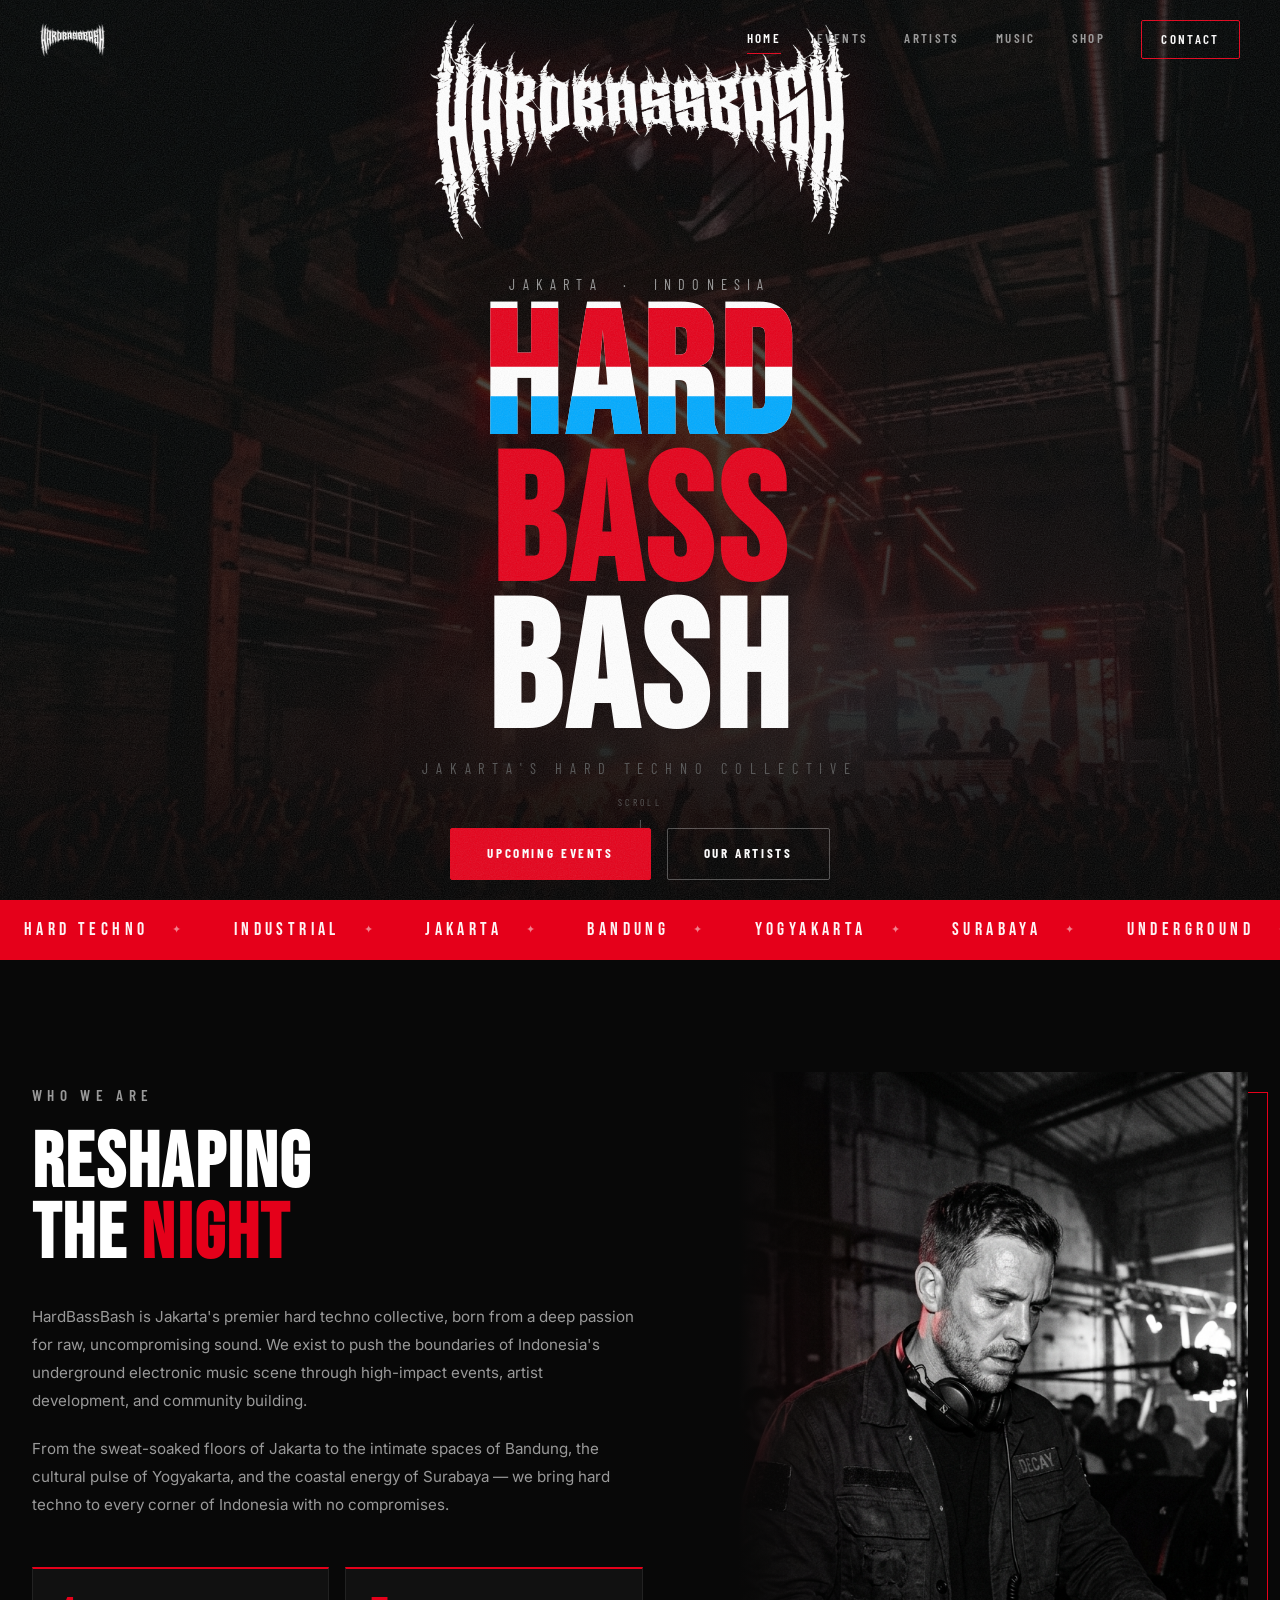
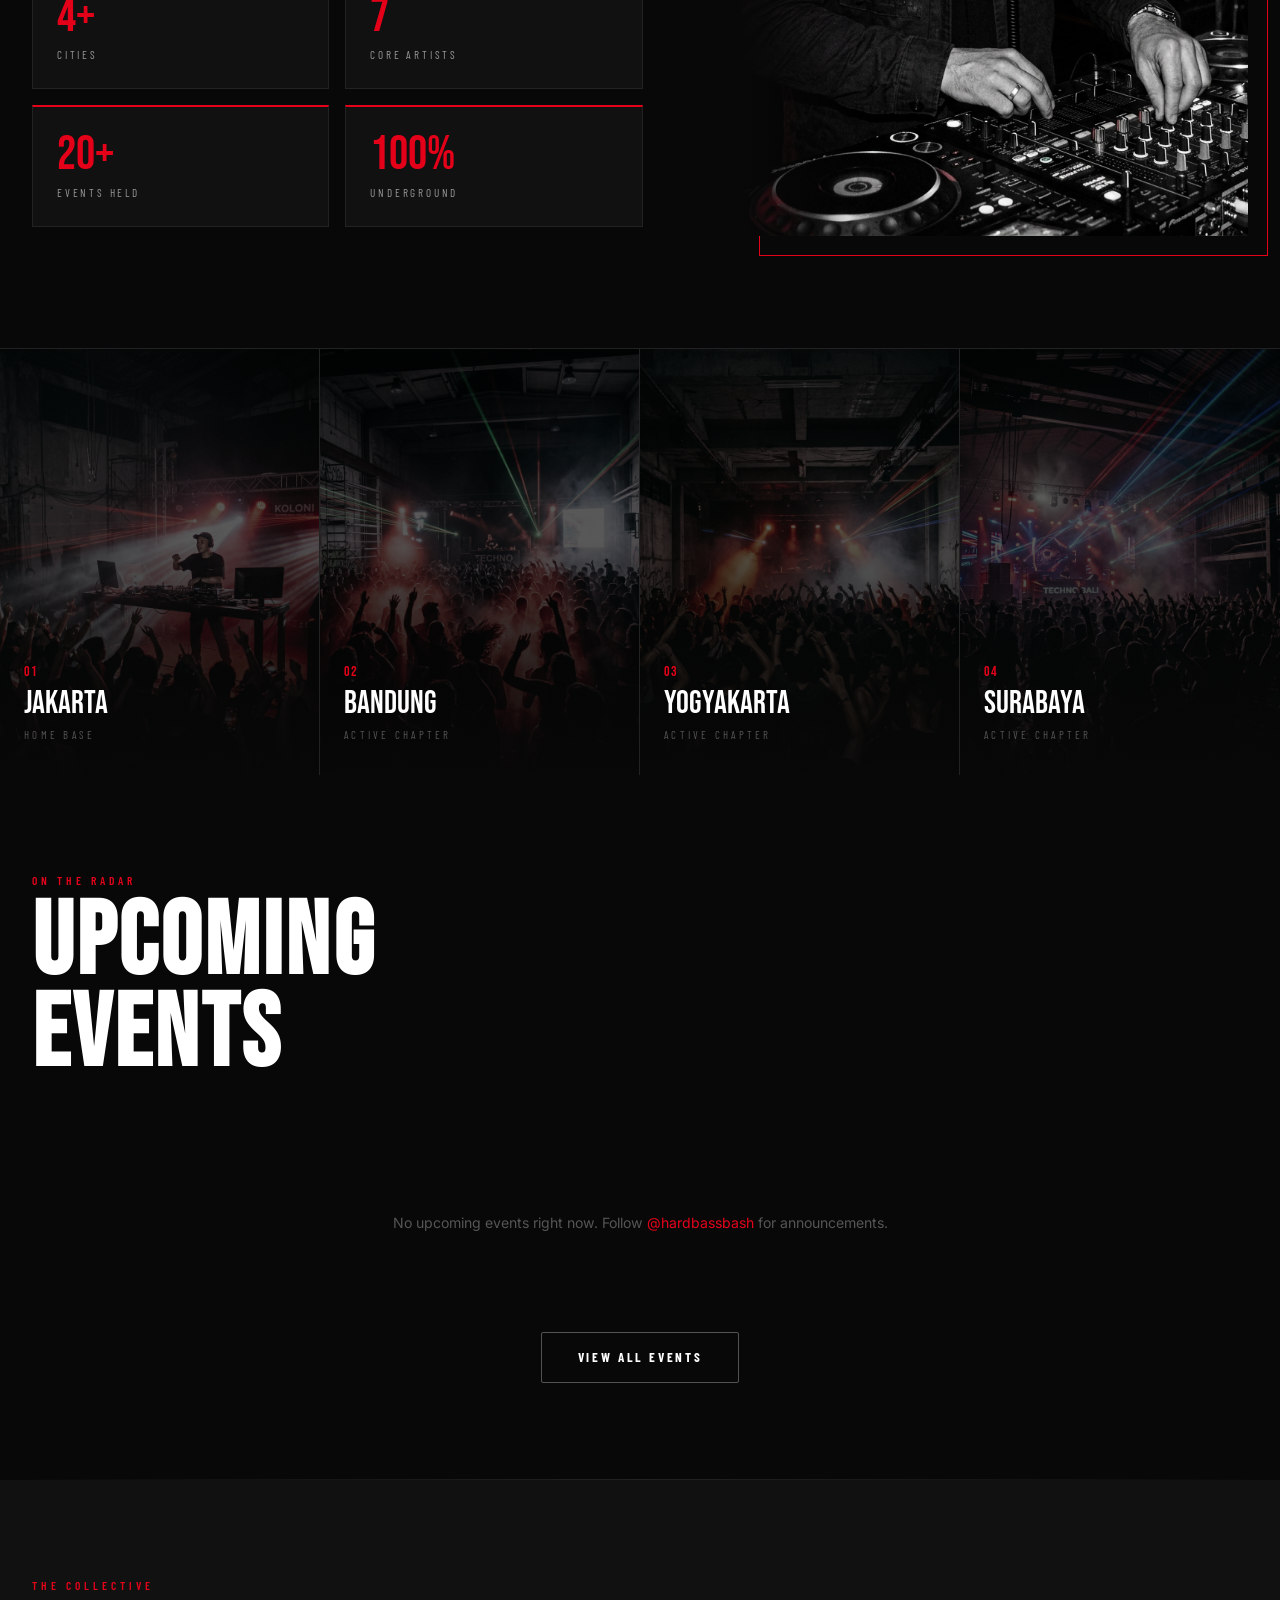
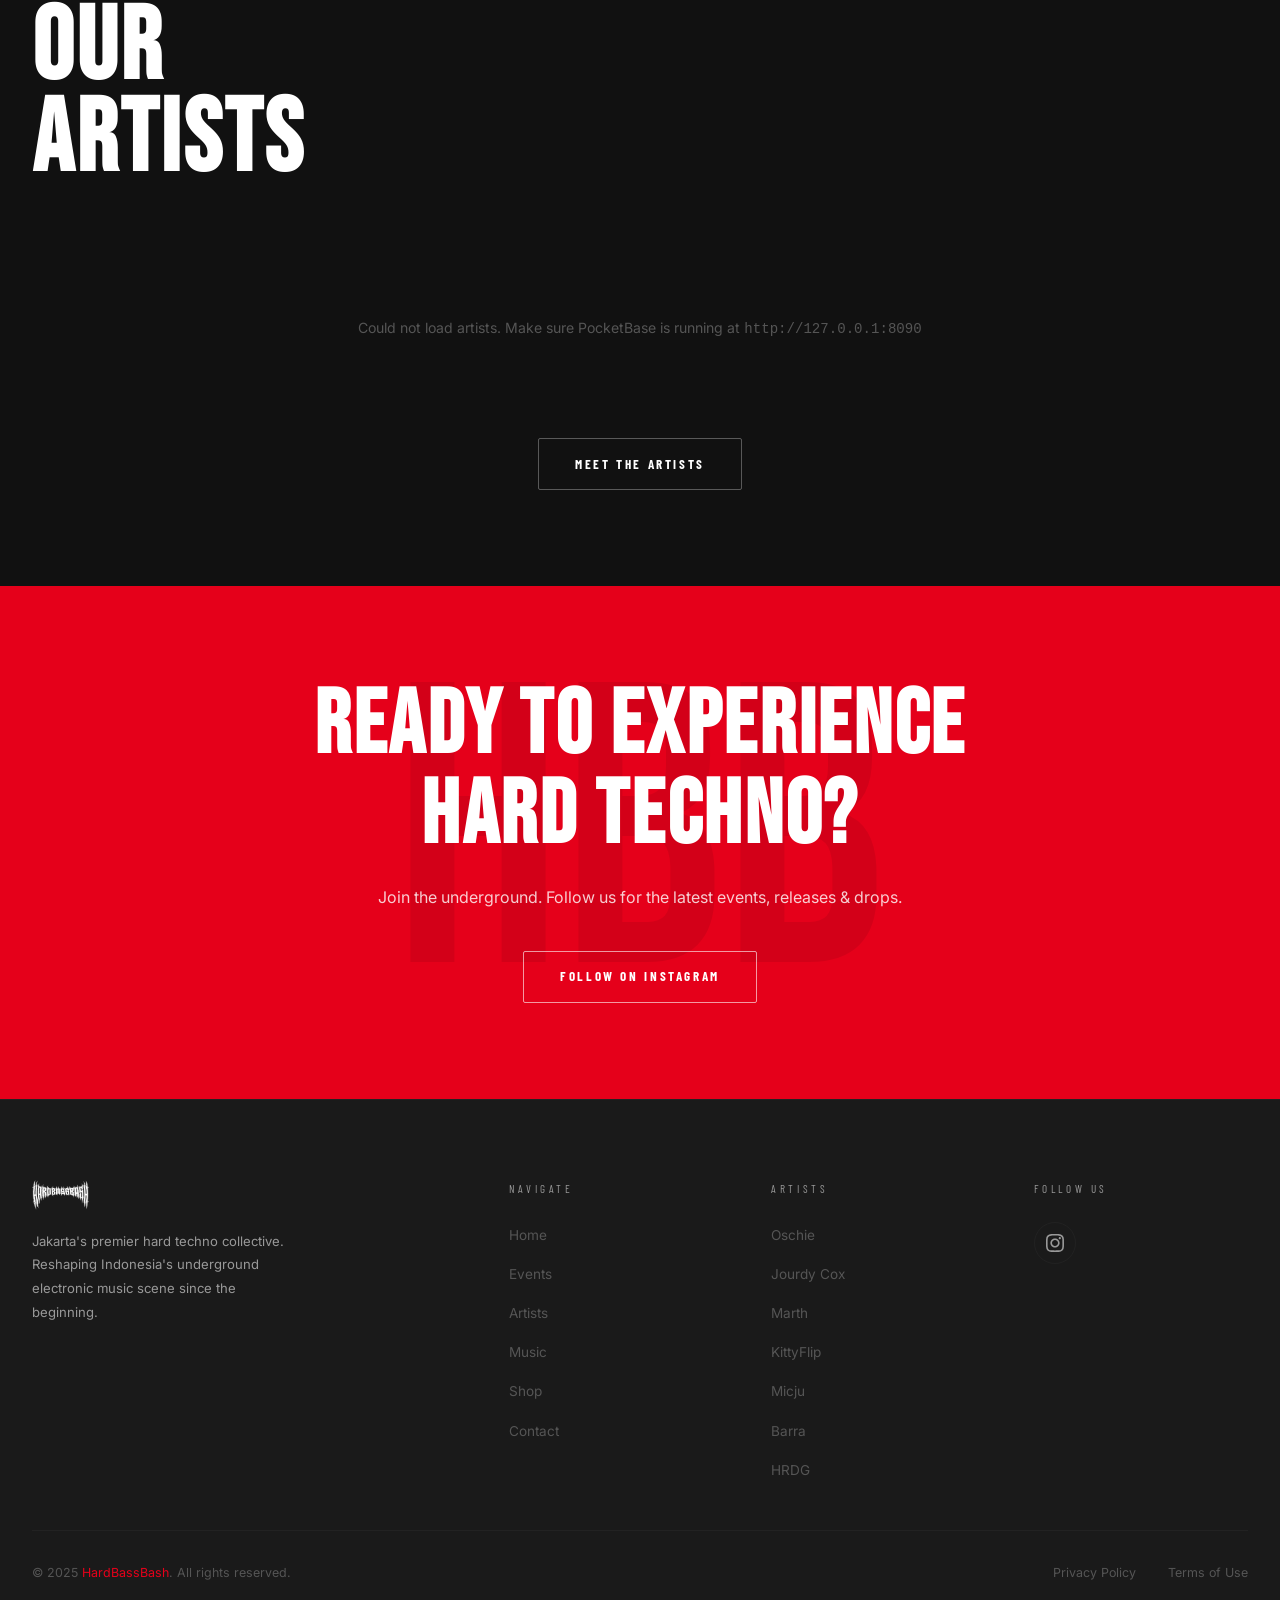
<file: landing-page/index.html>
<!DOCTYPE html>
<html lang="en">
<head>
  <meta charset="UTF-8">
  <meta name="viewport" content="width=device-width, initial-scale=1.0">
  <title>HardBassBash — Jakarta's Hard Techno Collective</title>
  <meta name="description" content="HardBassBash is Jakarta's premier hard techno collective. High-energy events across Jakarta, Bandung, Yogyakarta & Surabaya. Experience Indonesia's underground techno scene.">
  <meta property="og:title" content="HardBassBash — Jakarta's Hard Techno Collective">
  <meta property="og:description" content="Jakarta's premier hard techno collective. Events, artists & releases from the underground.">
  <meta property="og:type" content="website">
  <meta property="og:url" content="https://hardbassbash.com">
  <meta property="og:image" content="images/hero_bg.png">
  <meta name="twitter:card" content="summary_large_image">

  <!-- Google Analytics 4 -->
  <script async src="https://www.googletagmanager.com/gtag/js?id=G-XXXXXXXXXX"></script>
  <script>
    window.dataLayer = window.dataLayer || [];
    function gtag(){dataLayer.push(arguments);}
    gtag('js', new Date());
    gtag('config', 'G-XXXXXXXXXX');
  </script>
  <!-- Meta Pixel -->
  <script>
    !function(f,b,e,v,n,t,s){if(f.fbq)return;n=f.fbq=function(){n.callMethod?n.callMethod.apply(n,arguments):n.queue.push(arguments)};if(!f._fbq)f._fbq=n;n.push=n;n.loaded=!0;n.version='2.0';n.queue=[];t=b.createElement(e);t.async=!0;t.src=v;s=b.getElementsByTagName(e)[0];s.parentNode.insertBefore(t,s)}(window,document,'script','https://connect.facebook.net/en_US/fbevents.js');
    fbq('init','YOUR_PIXEL_ID');fbq('track','PageView');
  </script>

  <link rel="stylesheet" href="css/style.css">
  <style>
    /* Page-specific: CTA Banner */
    .cta-banner {
      padding: 6rem 0;
      background: var(--accent);
      text-align: center;
      position: relative;
      overflow: hidden;
    }
    .cta-banner::before {
      content: 'HBB';
      position: absolute;
      font-family: var(--font-display);
      font-size: 25rem;
      color: rgba(0,0,0,0.08);
      top: 50%; left: 50%;
      transform: translate(-50%, -50%);
      pointer-events: none;
      white-space: nowrap;
    }
    .cta-banner h2 {
      font-size: clamp(2.5rem, 7vw, 6rem);
      color: #fff;
      line-height: 1;
      margin-bottom: 1.5rem;
      position: relative;
    }
    .cta-banner p {
      font-size: 1rem;
      color: rgba(255,255,255,0.8);
      margin-bottom: 2.5rem;
      position: relative;
    }
    .cta-banner .btn-outline {
      border-color: rgba(255,255,255,0.6);
      color: #fff;
      position: relative;
    }
    .cta-banner .btn-outline:hover {
      background: rgba(255,255,255,0.15);
      border-color: #fff;
      color: #fff;
    }
  </style>
</head>
<body>

  <!-- ===== NAVBAR ===== -->
  <nav class="navbar" id="navbar">
    <a href="index.html" class="navbar__logo">
      <img src="images/Logo_HARDBASSBASH_White.png" alt="HardBassBash">
    </a>
    <div class="navbar__links">
      <a href="index.html" class="active">Home</a>
      <a href="events.html">Events</a>
      <a href="artists.html">Artists</a>
      <a href="music.html">Music</a>
      <a href="shop.html">Shop</a>
      <a href="contact.html" class="navbar__cta">Contact</a>
    </div>
    <button class="navbar__hamburger" id="hamburger" aria-label="Toggle menu">
      <span></span><span></span><span></span>
    </button>
  </nav>
  <div class="navbar__mobile" id="mobileNav">
    <a href="index.html">Home</a>
    <a href="events.html">Events</a>
    <a href="artists.html">Artists</a>
    <a href="music.html">Music</a>
    <a href="shop.html">Shop</a>
    <a href="contact.html">Contact</a>
  </div>

  <!-- ===== HERO ===== -->
  <section class="hero" id="home">
    <div class="hero__bg" style="background-image: url('images/hero_bg.png')"></div>
    <div class="hero__content">
      <img src="images/Logo_HARDBASSBASH_White.png" alt="HardBassBash" class="hero__logo">
      <p class="hero__tagline">Jakarta &nbsp;·&nbsp; Indonesia</p>
      <h1 class="hero__title">
        <span class="glitch" data-text="HARD">HARD</span><br>
        <span class="accent">BASS</span><br>
        BASH
      </h1>
      <p class="hero__subtitle">Jakarta's Hard Techno Collective</p>
      <div class="hero__actions">
        <a href="events.html" class="btn btn-primary" id="heroEventsCta">Upcoming Events</a>
        <a href="artists.html" class="btn btn-outline">Our Artists</a>
      </div>
    </div>
    <div class="hero__scroll">Scroll</div>
  </section>

  <!-- ===== MARQUEE ===== -->
  <div class="marquee-section" aria-hidden="true">
    <div class="marquee-track">
      <span class="marquee-item">Hard Techno</span>
      <span class="marquee-item">Industrial</span>
      <span class="marquee-item">Jakarta</span>
      <span class="marquee-item">Bandung</span>
      <span class="marquee-item">Yogyakarta</span>
      <span class="marquee-item">Surabaya</span>
      <span class="marquee-item">Underground</span>
      <span class="marquee-item">Reshaping The Night</span>
    </div>
  </div>

  <!-- ===== ABOUT ===== -->
  <section class="about section" id="about">
    <div class="container">
      <div class="about__grid">
        <div class="about__text">
          <p class="section-label about__label">Who We Are</p>
          <h2>RESHAPING<br>THE <span class="text-accent">NIGHT</span></h2>
          <p>HardBassBash is Jakarta's premier hard techno collective, born from a deep passion for raw, uncompromising sound. We exist to push the boundaries of Indonesia's underground electronic music scene through high-impact events, artist development, and community building.</p>
          <p>From the sweat-soaked floors of Jakarta to the intimate spaces of Bandung, the cultural pulse of Yogyakarta, and the coastal energy of Surabaya — we bring hard techno to every corner of Indonesia with no compromises.</p>
          <div class="about__stats">
            <div class="stat reveal">
              <div class="stat__number">4+</div>
              <div class="stat__label">Cities</div>
            </div>
            <div class="stat reveal reveal-delay-1">
              <div class="stat__number">7</div>
              <div class="stat__label">Core Artists</div>
            </div>
            <div class="stat reveal reveal-delay-2">
              <div class="stat__number">20+</div>
              <div class="stat__label">Events Held</div>
            </div>
            <div class="stat reveal reveal-delay-3">
              <div class="stat__number">100%</div>
              <div class="stat__label">Underground</div>
            </div>
          </div>
        </div>
        <div class="about__visual reveal">
          <div class="about__image-wrap">
            <img src="images/artist_oschie.png" alt="HardBassBash DJ" class="about__image">
          </div>
          <div class="about__border"></div>
        </div>
      </div>
    </div>
  </section>

  <!-- ===== CITIES ===== -->
  <div class="cities">
    <div class="cities__grid">
      <div class="city-card">
        <div class="city-card__bg" style="background-image: url('images/event_jakarta.png')"></div>
        <div class="city-card__content">
          <div class="city-card__num">01</div>
          <div class="city-card__name">Jakarta</div>
          <div class="city-card__events">Home Base</div>
        </div>
      </div>
      <div class="city-card">
        <div class="city-card__bg" style="background-image: url('images/event_bandung.png')"></div>
        <div class="city-card__content">
          <div class="city-card__num">02</div>
          <div class="city-card__name">Bandung</div>
          <div class="city-card__events">Active Chapter</div>
        </div>
      </div>
      <div class="city-card">
        <div class="city-card__bg" style="background-image: url('images/event_yogyakarta.png')"></div>
        <div class="city-card__content">
          <div class="city-card__num">03</div>
          <div class="city-card__name">Yogyakarta</div>
          <div class="city-card__events">Active Chapter</div>
        </div>
      </div>
      <div class="city-card">
        <div class="city-card__bg" style="background-image: url('images/event_surabaya.png')"></div>
        <div class="city-card__content">
          <div class="city-card__num">04</div>
          <div class="city-card__name">Surabaya</div>
          <div class="city-card__events">Active Chapter</div>
        </div>
      </div>
    </div>
  </div>

  <!-- ===== FEATURED EVENTS ===== -->
  <section class="section" id="events-preview">
    <div class="container">
      <div class="section__header reveal">
        <p class="section-label">On The Radar</p>
        <h2 class="section__title">UPCOMING<br>EVENTS</h2>
      </div>
      <div class="events__grid" id="homeEventsGrid">
        <div class="event-card reveal" data-city="jakarta">
          <div class="event-card__image">
            <img src="images/event_jakarta.png" alt="HardBassBash Vol. 07">
            <span class="event-card__badge">Upcoming</span>
          </div>
          <div class="event-card__body">
            <div class="event-card__date">20 Jul 2025</div>
            <h3 class="event-card__title">HardBassBash Vol. 07</h3>
            <p class="event-card__venue">📍 Holywings Arena, Jakarta</p>
            <div class="event-card__footer">
              <span class="event-card__city-tag">Jakarta</span>
              <a href="events.html" class="btn btn-primary btn-sm">Get Tickets</a>
            </div>
          </div>
        </div>
        <div class="event-card reveal reveal-delay-1" data-city="bandung">
          <div class="event-card__image">
            <img src="images/event_bandung.png" alt="HardBassBash x Bandung">
            <span class="event-card__badge">Upcoming</span>
          </div>
          <div class="event-card__body">
            <div class="event-card__date">10 Aug 2025</div>
            <h3 class="event-card__title">HardBassBash × Bandung</h3>
            <p class="event-card__venue">📍 Braga City Walk, Bandung</p>
            <div class="event-card__footer">
              <span class="event-card__city-tag">Bandung</span>
              <a href="events.html" class="btn btn-primary btn-sm">Get Tickets</a>
            </div>
          </div>
        </div>
        <div class="event-card reveal reveal-delay-2" data-city="surabaya">
          <div class="event-card__image">
            <img src="images/event_surabaya.png" alt="HardBassBash: Dark Mode">
            <span class="event-card__badge">Upcoming</span>
          </div>
          <div class="event-card__body">
            <div class="event-card__date">07 Sep 2025</div>
            <h3 class="event-card__title">HardBassBash: Dark Mode</h3>
            <p class="event-card__venue">📍 Gelanggang Industri, Surabaya</p>
            <div class="event-card__footer">
              <span class="event-card__city-tag">Surabaya</span>
              <a href="events.html" class="btn btn-primary btn-sm">Get Tickets</a>
            </div>
          </div>
        </div>
      </div>
      <div class="text-center mt-2 reveal">
        <a href="events.html" class="btn btn-outline">View All Events</a>
      </div>
    </div>
  </section>

  <div class="divider"></div>

  <!-- ===== FEATURED ARTISTS ===== -->
  <section class="section section--dark" id="artists-preview">
    <div class="container">
      <div class="section__header reveal">
        <p class="section-label">The Collective</p>
        <h2 class="section__title">OUR<br>ARTISTS</h2>
      </div>
      <div class="artists__grid" id="homeArtistsGrid">

        <div class="artist-card reveal">
          <div class="artist-card__image">
            <img src="images/artist_oschie.png" alt="Oschie">
          </div>
          <div class="artist-card__overlay">
            <div class="artist-card__name">OSCHIE</div>
            <div class="artist-card__role">DJ · Producer</div>
            <div class="artist-card__social">
              <a href="https://www.instagram.com/hardbassbash/" target="_blank" rel="noopener" title="Instagram">
                <svg width="14" height="14" viewBox="0 0 24 24" fill="currentColor"><path d="M12 2.163c3.204 0 3.584.012 4.85.07 3.252.148 4.771 1.691 4.919 4.919.058 1.265.069 1.645.069 4.849 0 3.205-.012 3.584-.069 4.849-.149 3.225-1.664 4.771-4.919 4.919-1.266.058-1.644.07-4.85.07-3.204 0-3.584-.012-4.849-.07-3.26-.149-4.771-1.699-4.919-4.92-.058-1.265-.07-1.644-.07-4.849 0-3.204.013-3.583.07-4.849.149-3.227 1.664-4.771 4.919-4.919 1.266-.057 1.645-.069 4.849-.069zm0-2.163c-3.259 0-3.667.014-4.947.072-4.358.2-6.78 2.618-6.98 6.98-.059 1.281-.073 1.689-.073 4.948 0 3.259.014 3.668.072 4.948.2 4.358 2.618 6.78 6.98 6.98 1.281.058 1.689.072 4.948.072 3.259 0 3.668-.014 4.948-.072 4.354-.2 6.782-2.618 6.979-6.98.059-1.28.073-1.689.073-4.948 0-3.259-.014-3.667-.072-4.947-.196-4.354-2.617-6.78-6.979-6.98-1.281-.059-1.69-.073-4.949-.073zm0 5.838c-3.403 0-6.162 2.759-6.162 6.162s2.759 6.163 6.162 6.163 6.162-2.759 6.162-6.163c0-3.403-2.759-6.162-6.162-6.162zm0 10.162c-2.209 0-4-1.79-4-4 0-2.209 1.791-4 4-4s4 1.791 4 4c0 2.21-1.791 4-4 4zm6.406-11.845c-.796 0-1.441.645-1.441 1.44s.645 1.44 1.441 1.44c.795 0 1.439-.645 1.439-1.44s-.644-1.44-1.439-1.44z"/></svg>
              </a>
            </div>
          </div>
        </div>

        <div class="artist-card reveal reveal-delay-1">
          <div class="artist-card__image">
            <img src="images/artist_jourdy_cox.png" alt="Jourdy Cox">
          </div>
          <div class="artist-card__overlay">
            <div class="artist-card__name">JOURDY COX</div>
            <div class="artist-card__role">DJ · Producer</div>
            <div class="artist-card__social">
              <a href="https://www.instagram.com/hardbassbash/" target="_blank" rel="noopener" title="Instagram">
                <svg width="14" height="14" viewBox="0 0 24 24" fill="currentColor"><path d="M12 2.163c3.204 0 3.584.012 4.85.07 3.252.148 4.771 1.691 4.919 4.919.058 1.265.069 1.645.069 4.849 0 3.205-.012 3.584-.069 4.849-.149 3.225-1.664 4.771-4.919 4.919-1.266.058-1.644.07-4.85.07-3.204 0-3.584-.012-4.849-.07-3.26-.149-4.771-1.699-4.919-4.92-.058-1.265-.07-1.644-.07-4.849 0-3.204.013-3.583.07-4.849.149-3.227 1.664-4.771 4.919-4.919 1.266-.057 1.645-.069 4.849-.069zm0-2.163c-3.259 0-3.667.014-4.947.072-4.358.2-6.78 2.618-6.98 6.98-.059 1.281-.073 1.689-.073 4.948 0 3.259.014 3.668.072 4.948.2 4.358 2.618 6.78 6.98 6.98 1.281.058 1.689.072 4.948.072 3.259 0 3.668-.014 4.948-.072 4.354-.2 6.782-2.618 6.979-6.98.059-1.28.073-1.689.073-4.948 0-3.259-.014-3.667-.072-4.947-.196-4.354-2.617-6.78-6.979-6.98-1.281-.059-1.69-.073-4.949-.073zm0 5.838c-3.403 0-6.162 2.759-6.162 6.162s2.759 6.163 6.162 6.163 6.162-2.759 6.162-6.163c0-3.403-2.759-6.162-6.162-6.162zm0 10.162c-2.209 0-4-1.79-4-4 0-2.209 1.791-4 4-4s4 1.791 4 4c0 2.21-1.791 4-4 4zm6.406-11.845c-.796 0-1.441.645-1.441 1.44s.645 1.44 1.441 1.44c.795 0 1.439-.645 1.439-1.44s-.644-1.44-1.439-1.44z"/></svg>
              </a>
            </div>
          </div>
        </div>

        <div class="artist-card reveal reveal-delay-2">
          <div class="artist-card__image">
            <img src="images/artist_marth.png" alt="Marth">
          </div>
          <div class="artist-card__overlay">
            <div class="artist-card__name">MARTH</div>
            <div class="artist-card__role">DJ · Producer</div>
            <div class="artist-card__social">
              <a href="https://www.instagram.com/hardbassbash/" target="_blank" rel="noopener" title="Instagram">
                <svg width="14" height="14" viewBox="0 0 24 24" fill="currentColor"><path d="M12 2.163c3.204 0 3.584.012 4.85.07 3.252.148 4.771 1.691 4.919 4.919.058 1.265.069 1.645.069 4.849 0 3.205-.012 3.584-.069 4.849-.149 3.225-1.664 4.771-4.919 4.919-1.266.058-1.644.07-4.85.07-3.204 0-3.584-.012-4.849-.07-3.26-.149-4.771-1.699-4.919-4.92-.058-1.265-.07-1.644-.07-4.849 0-3.204.013-3.583.07-4.849.149-3.227 1.664-4.771 4.919-4.919 1.266-.057 1.645-.069 4.849-.069zm0-2.163c-3.259 0-3.667.014-4.947.072-4.358.2-6.78 2.618-6.98 6.98-.059 1.281-.073 1.689-.073 4.948 0 3.259.014 3.668.072 4.948.2 4.358 2.618 6.78 6.98 6.98 1.281.058 1.689.072 4.948.072 3.259 0 3.668-.014 4.948-.072 4.354-.2 6.782-2.618 6.979-6.98.059-1.28.073-1.689.073-4.948 0-3.259-.014-3.667-.072-4.947-.196-4.354-2.617-6.78-6.979-6.98-1.281-.059-1.69-.073-4.949-.073zm0 5.838c-3.403 0-6.162 2.759-6.162 6.162s2.759 6.163 6.162 6.163 6.162-2.759 6.162-6.163c0-3.403-2.759-6.162-6.162-6.162zm0 10.162c-2.209 0-4-1.79-4-4 0-2.209 1.791-4 4-4s4 1.791 4 4c0 2.21-1.791 4-4 4zm6.406-11.845c-.796 0-1.441.645-1.441 1.44s.645 1.44 1.441 1.44c.795 0 1.439-.645 1.439-1.44s-.644-1.44-1.439-1.44z"/></svg>
              </a>
            </div>
          </div>
        </div>

        <div class="artist-card reveal reveal-delay-3">
          <div class="artist-card__image">
            <img src="images/artist_kittyflip.png" alt="KittyFlip">
          </div>
          <div class="artist-card__overlay">
            <div class="artist-card__name">KITTYFLIP</div>
            <div class="artist-card__role">DJ · Producer</div>
            <div class="artist-card__social">
              <a href="https://www.instagram.com/hardbassbash/" target="_blank" rel="noopener" title="Instagram">
                <svg width="14" height="14" viewBox="0 0 24 24" fill="currentColor"><path d="M12 2.163c3.204 0 3.584.012 4.85.07 3.252.148 4.771 1.691 4.919 4.919.058 1.265.069 1.645.069 4.849 0 3.205-.012 3.584-.069 4.849-.149 3.225-1.664 4.771-4.919 4.919-1.266.058-1.644.07-4.85.07-3.204 0-3.584-.012-4.849-.07-3.26-.149-4.771-1.699-4.919-4.92-.058-1.265-.07-1.644-.07-4.849 0-3.204.013-3.583.07-4.849.149-3.227 1.664-4.771 4.919-4.919 1.266-.057 1.645-.069 4.849-.069zm0-2.163c-3.259 0-3.667.014-4.947.072-4.358.2-6.78 2.618-6.98 6.98-.059 1.281-.073 1.689-.073 4.948 0 3.259.014 3.668.072 4.948.2 4.358 2.618 6.78 6.98 6.98 1.281.058 1.689.072 4.948.072 3.259 0 3.668-.014 4.948-.072 4.354-.2 6.782-2.618 6.979-6.98.059-1.28.073-1.689.073-4.948 0-3.259-.014-3.667-.072-4.947-.196-4.354-2.617-6.78-6.979-6.98-1.281-.059-1.69-.073-4.949-.073zm0 5.838c-3.403 0-6.162 2.759-6.162 6.162s2.759 6.163 6.162 6.163 6.162-2.759 6.162-6.163c0-3.403-2.759-6.162-6.162-6.162zm0 10.162c-2.209 0-4-1.79-4-4 0-2.209 1.791-4 4-4s4 1.791 4 4c0 2.21-1.791 4-4 4zm6.406-11.845c-.796 0-1.441.645-1.441 1.44s.645 1.44 1.441 1.44c.795 0 1.439-.645 1.439-1.44s-.644-1.44-1.439-1.44z"/></svg>
              </a>
            </div>
          </div>
        </div>

        <div class="artist-card reveal">
          <div class="artist-card__image">
            <img src="images/artist_micju.png" alt="Micju">
          </div>
          <div class="artist-card__overlay">
            <div class="artist-card__name">MICJU</div>
            <div class="artist-card__role">DJ · Producer</div>
            <div class="artist-card__social">
              <a href="https://www.instagram.com/hardbassbash/" target="_blank" rel="noopener" title="Instagram">
                <svg width="14" height="14" viewBox="0 0 24 24" fill="currentColor"><path d="M12 2.163c3.204 0 3.584.012 4.85.07 3.252.148 4.771 1.691 4.919 4.919.058 1.265.069 1.645.069 4.849 0 3.205-.012 3.584-.069 4.849-.149 3.225-1.664 4.771-4.919 4.919-1.266.058-1.644.07-4.85.07-3.204 0-3.584-.012-4.849-.07-3.26-.149-4.771-1.699-4.919-4.92-.058-1.265-.07-1.644-.07-4.849 0-3.204.013-3.583.07-4.849.149-3.227 1.664-4.771 4.919-4.919 1.266-.057 1.645-.069 4.849-.069zm0-2.163c-3.259 0-3.667.014-4.947.072-4.358.2-6.78 2.618-6.98 6.98-.059 1.281-.073 1.689-.073 4.948 0 3.259.014 3.668.072 4.948.2 4.358 2.618 6.78 6.98 6.98 1.281.058 1.689.072 4.948.072 3.259 0 3.668-.014 4.948-.072 4.354-.2 6.782-2.618 6.979-6.98.059-1.28.073-1.689.073-4.948 0-3.259-.014-3.667-.072-4.947-.196-4.354-2.617-6.78-6.979-6.98-1.281-.059-1.69-.073-4.949-.073zm0 5.838c-3.403 0-6.162 2.759-6.162 6.162s2.759 6.163 6.162 6.163 6.162-2.759 6.162-6.163c0-3.403-2.759-6.162-6.162-6.162zm0 10.162c-2.209 0-4-1.79-4-4 0-2.209 1.791-4 4-4s4 1.791 4 4c0 2.21-1.791 4-4 4zm6.406-11.845c-.796 0-1.441.645-1.441 1.44s.645 1.44 1.441 1.44c.795 0 1.439-.645 1.439-1.44s-.644-1.44-1.439-1.44z"/></svg>
              </a>
            </div>
          </div>
        </div>

        <div class="artist-card reveal reveal-delay-1">
          <div class="artist-card__image">
            <img src="images/artist_barra.png" alt="Barra">
          </div>
          <div class="artist-card__overlay">
            <div class="artist-card__name">BARRA</div>
            <div class="artist-card__role">DJ · Producer</div>
            <div class="artist-card__social">
              <a href="https://www.instagram.com/hardbassbash/" target="_blank" rel="noopener" title="Instagram">
                <svg width="14" height="14" viewBox="0 0 24 24" fill="currentColor"><path d="M12 2.163c3.204 0 3.584.012 4.85.07 3.252.148 4.771 1.691 4.919 4.919.058 1.265.069 1.645.069 4.849 0 3.205-.012 3.584-.069 4.849-.149 3.225-1.664 4.771-4.919 4.919-1.266.058-1.644.07-4.85.07-3.204 0-3.584-.012-4.849-.07-3.26-.149-4.771-1.699-4.919-4.92-.058-1.265-.07-1.644-.07-4.849 0-3.204.013-3.583.07-4.849.149-3.227 1.664-4.771 4.919-4.919 1.266-.057 1.645-.069 4.849-.069zm0-2.163c-3.259 0-3.667.014-4.947.072-4.358.2-6.78 2.618-6.98 6.98-.059 1.281-.073 1.689-.073 4.948 0 3.259.014 3.668.072 4.948.2 4.358 2.618 6.78 6.98 6.98 1.281.058 1.689.072 4.948.072 3.259 0 3.668-.014 4.948-.072 4.354-.2 6.782-2.618 6.979-6.98.059-1.28.073-1.689.073-4.948 0-3.259-.014-3.667-.072-4.947-.196-4.354-2.617-6.78-6.979-6.98-1.281-.059-1.69-.073-4.949-.073zm0 5.838c-3.403 0-6.162 2.759-6.162 6.162s2.759 6.163 6.162 6.163 6.162-2.759 6.162-6.163c0-3.403-2.759-6.162-6.162-6.162zm0 10.162c-2.209 0-4-1.79-4-4 0-2.209 1.791-4 4-4s4 1.791 4 4c0 2.21-1.791 4-4 4zm6.406-11.845c-.796 0-1.441.645-1.441 1.44s.645 1.44 1.441 1.44c.795 0 1.439-.645 1.439-1.44s-.644-1.44-1.439-1.44z"/></svg>
              </a>
            </div>
          </div>
        </div>

        <div class="artist-card reveal reveal-delay-2">
          <div class="artist-card__image">
            <img src="images/artist_hrdg.png" alt="HRDG">
          </div>
          <div class="artist-card__overlay">
            <div class="artist-card__name">HRDG</div>
            <div class="artist-card__role">DJ · Producer</div>
            <div class="artist-card__social">
              <a href="https://www.instagram.com/hardbassbash/" target="_blank" rel="noopener" title="Instagram">
                <svg width="14" height="14" viewBox="0 0 24 24" fill="currentColor"><path d="M12 2.163c3.204 0 3.584.012 4.85.07 3.252.148 4.771 1.691 4.919 4.919.058 1.265.069 1.645.069 4.849 0 3.205-.012 3.584-.069 4.849-.149 3.225-1.664 4.771-4.919 4.919-1.266.058-1.644.07-4.85.07-3.204 0-3.584-.012-4.849-.07-3.26-.149-4.771-1.699-4.919-4.92-.058-1.265-.07-1.644-.07-4.849 0-3.204.013-3.583.07-4.849.149-3.227 1.664-4.771 4.919-4.919 1.266-.057 1.645-.069 4.849-.069zm0-2.163c-3.259 0-3.667.014-4.947.072-4.358.2-6.78 2.618-6.98 6.98-.059 1.281-.073 1.689-.073 4.948 0 3.259.014 3.668.072 4.948.2 4.358 2.618 6.78 6.98 6.98 1.281.058 1.689.072 4.948.072 3.259 0 3.668-.014 4.948-.072 4.354-.2 6.782-2.618 6.979-6.98.059-1.28.073-1.689.073-4.948 0-3.259-.014-3.667-.072-4.947-.196-4.354-2.617-6.78-6.979-6.98-1.281-.059-1.69-.073-4.949-.073zm0 5.838c-3.403 0-6.162 2.759-6.162 6.162s2.759 6.163 6.162 6.163 6.162-2.759 6.162-6.163c0-3.403-2.759-6.162-6.162-6.162zm0 10.162c-2.209 0-4-1.79-4-4 0-2.209 1.791-4 4-4s4 1.791 4 4c0 2.21-1.791 4-4 4zm6.406-11.845c-.796 0-1.441.645-1.441 1.44s.645 1.44 1.441 1.44c.795 0 1.439-.645 1.439-1.44s-.644-1.44-1.439-1.44z"/></svg>
              </a>
            </div>
          </div>
        </div>

      </div>
      <div class="text-center mt-2 reveal">
        <a href="artists.html" class="btn btn-outline">Meet The Artists</a>
      </div>
    </div>
  </section>

  <!-- ===== CTA BANNER ===== -->
  <div class="cta-banner reveal">
    <div class="container">
      <h2>READY TO EXPERIENCE<br>HARD TECHNO?</h2>
      <p>Join the underground. Follow us for the latest events, releases &amp; drops.</p>
      <a href="https://www.instagram.com/hardbassbash/" target="_blank" rel="noopener" class="btn btn-outline">
        Follow on Instagram
      </a>
    </div>
  </div>

  <!-- ===== FOOTER ===== -->
  <footer class="footer">
    <div class="container">
      <div class="footer__top">
        <div class="footer__brand">
          <img src="images/Logo_HARDBASSBASH_White.png" alt="HardBassBash">
          <p>Jakarta's premier hard techno collective. Reshaping Indonesia's underground electronic music scene since the beginning.</p>
        </div>
        <div>
          <p class="footer__heading">Navigate</p>
          <ul class="footer__links">
            <li><a href="index.html">Home</a></li>
            <li><a href="events.html">Events</a></li>
            <li><a href="artists.html">Artists</a></li>
            <li><a href="music.html">Music</a></li>
            <li><a href="shop.html">Shop</a></li>
            <li><a href="contact.html">Contact</a></li>
          </ul>
        </div>
        <div>
          <p class="footer__heading">Artists</p>
          <ul class="footer__links">
            <li><a href="artists.html">Oschie</a></li>
            <li><a href="artists.html">Jourdy Cox</a></li>
            <li><a href="artists.html">Marth</a></li>
            <li><a href="artists.html">KittyFlip</a></li>
            <li><a href="artists.html">Micju</a></li>
            <li><a href="artists.html">Barra</a></li>
            <li><a href="artists.html">HRDG</a></li>
          </ul>
        </div>
        <div>
          <p class="footer__heading">Follow Us</p>
          <div class="footer__socials">
            <a href="https://www.instagram.com/hardbassbash/" target="_blank" rel="noopener" class="footer__social-link" title="Instagram">
              <svg width="18" height="18" viewBox="0 0 24 24" fill="currentColor"><path d="M12 2.163c3.204 0 3.584.012 4.85.07 3.252.148 4.771 1.691 4.919 4.919.058 1.265.069 1.645.069 4.849 0 3.205-.012 3.584-.069 4.849-.149 3.225-1.664 4.771-4.919 4.919-1.266.058-1.644.07-4.85.07-3.204 0-3.584-.012-4.849-.07-3.26-.149-4.771-1.699-4.919-4.92-.058-1.265-.07-1.644-.07-4.849 0-3.204.013-3.583.07-4.849.149-3.227 1.664-4.771 4.919-4.919 1.266-.057 1.645-.069 4.849-.069zm0-2.163c-3.259 0-3.667.014-4.947.072-4.358.2-6.78 2.618-6.98 6.98-.059 1.281-.073 1.689-.073 4.948 0 3.259.014 3.668.072 4.948.2 4.358 2.618 6.78 6.98 6.98 1.281.058 1.689.072 4.948.072 3.259 0 3.668-.014 4.948-.072 4.354-.2 6.782-2.618 6.979-6.98.059-1.28.073-1.689.073-4.948 0-3.259-.014-3.667-.072-4.947-.196-4.354-2.617-6.78-6.979-6.98-1.281-.059-1.69-.073-4.949-.073zm0 5.838c-3.403 0-6.162 2.759-6.162 6.162s2.759 6.163 6.162 6.163 6.162-2.759 6.162-6.163c0-3.403-2.759-6.162-6.162-6.162zm0 10.162c-2.209 0-4-1.79-4-4 0-2.209 1.791-4 4-4s4 1.791 4 4c0 2.21-1.791 4-4 4zm6.406-11.845c-.796 0-1.441.645-1.441 1.44s.645 1.44 1.441 1.44c.795 0 1.439-.645 1.439-1.44s-.644-1.44-1.439-1.44z"/></svg>
            </a>
          </div>
        </div>
      </div>
      <div class="footer__bottom">
        <p class="footer__copy">© 2025 <span>HardBassBash</span>. All rights reserved.</p>
        <div class="footer__bottom-links">
          <a href="#">Privacy Policy</a>
          <a href="#">Terms of Use</a>
        </div>
      </div>
    </div>
  </footer>

  <script src="js/main.js"></script>
  <script src="js/pocketbase.umd.js"></script>
  <script src="js/api.js"></script>
  <script>document.addEventListener('DOMContentLoaded', () => HBB.initHomePage());</script>
</body>
</html>
</file>
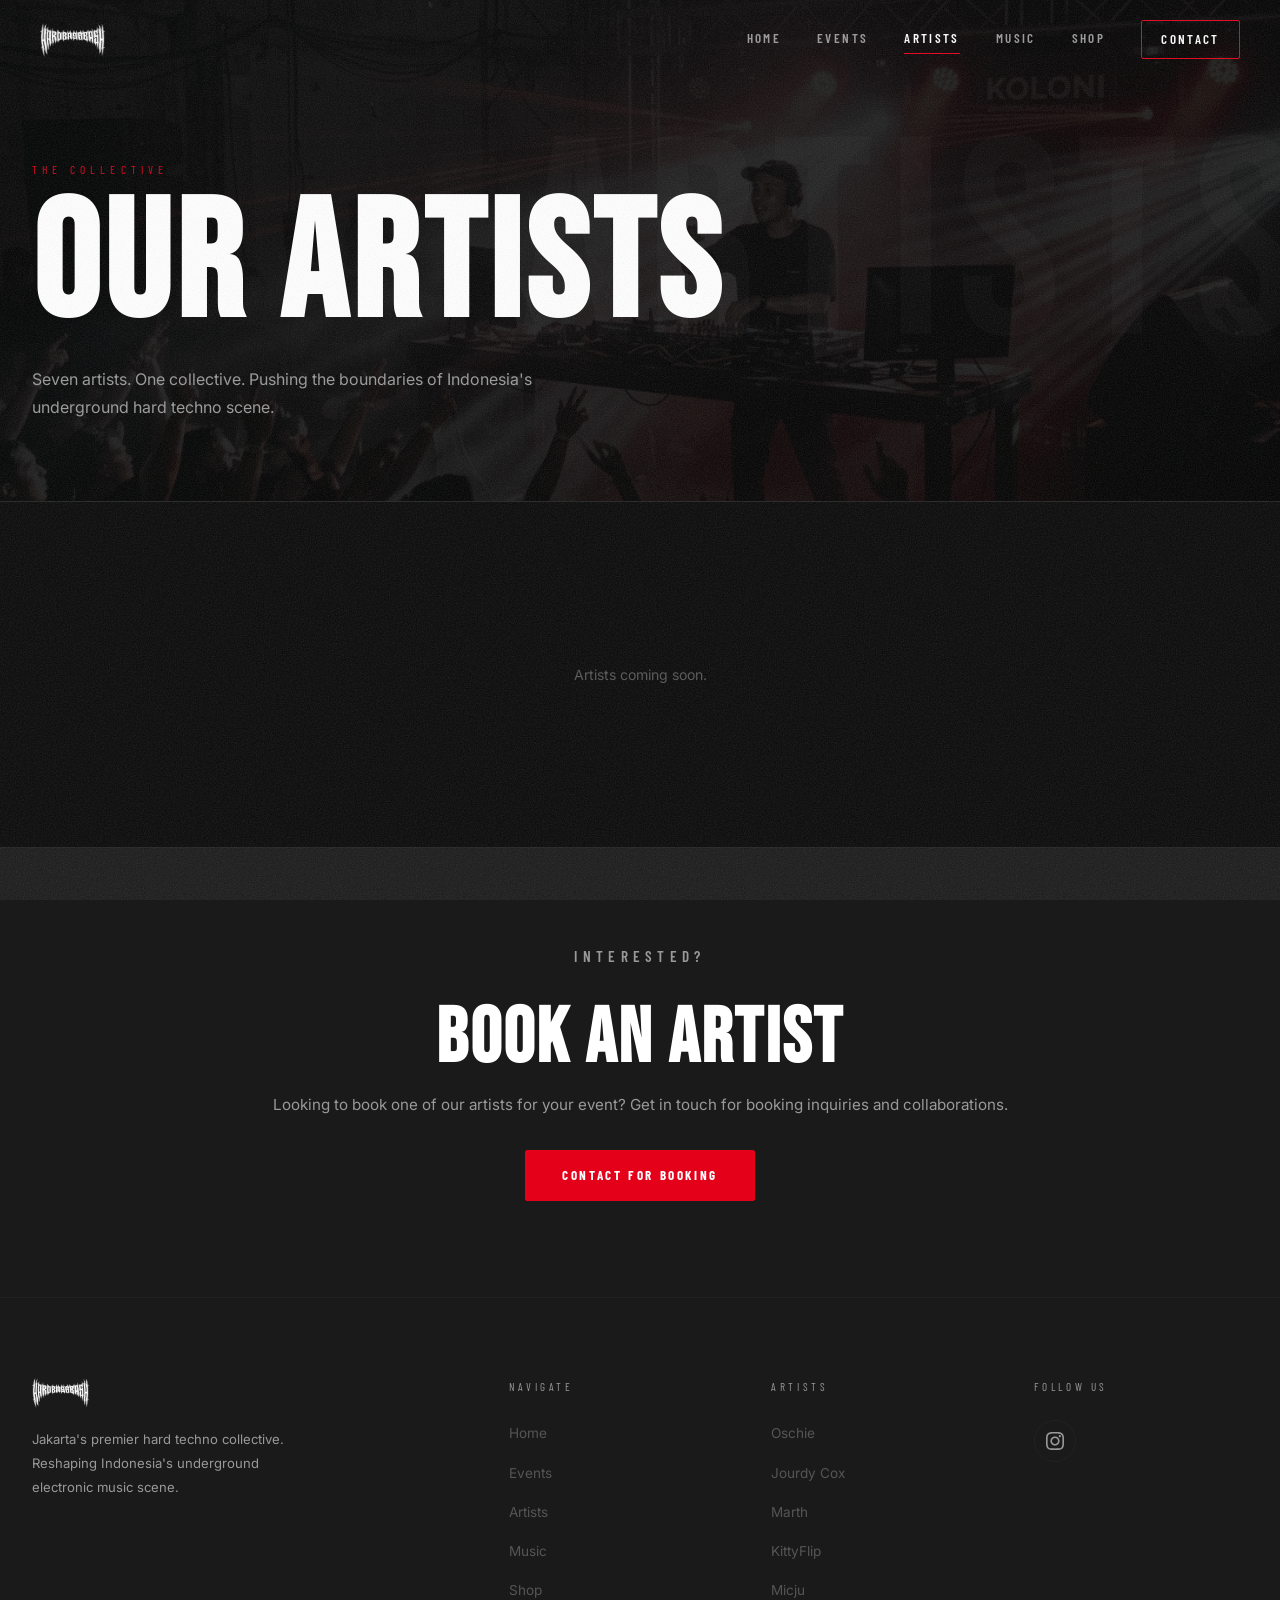
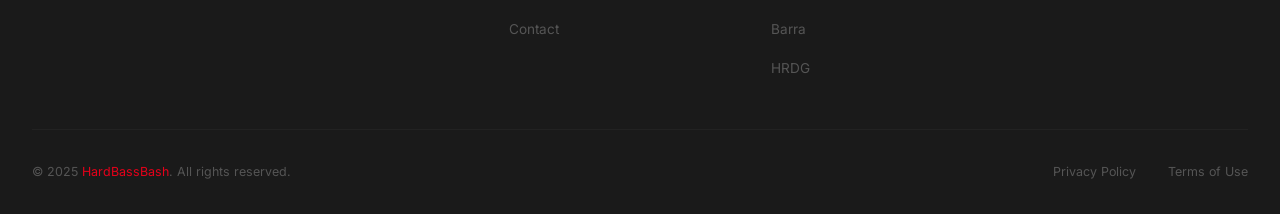
<file: landing-page/artists.html>
<!DOCTYPE html>
<html lang="en">
<head>
  <meta charset="UTF-8">
  <meta name="viewport" content="width=device-width, initial-scale=1.0">
  <title>Artists — HardBassBash</title>
  <meta name="description" content="Meet the HardBassBash roster: Oschie, Jourdy Cox, Marth, KittyFlip, Micju, Barra & HRDG. Jakarta's finest hard techno artists.">
  <meta property="og:title" content="Artists — HardBassBash">
  <meta property="og:description" content="Meet Jakarta's hard techno collective roster.">
  <meta property="og:type" content="website">
  <script async src="https://www.googletagmanager.com/gtag/js?id=G-XXXXXXXXXX"></script>
  <script>window.dataLayer=window.dataLayer||[];function gtag(){dataLayer.push(arguments);}gtag('js',new Date());gtag('config','G-XXXXXXXXXX');</script>
  <link rel="stylesheet" href="css/style.css">
  <style>
    /* Artist page — extended cards */
    .artist-page-grid {
      display: grid;
      grid-template-columns: repeat(auto-fill, minmax(320px, 1fr));
      gap: 1.5rem;
    }

    .artist-full-card {
      border: 1px solid var(--border);
      background: var(--bg-surface);
      overflow: hidden;
      transition: var(--transition);
      position: relative;
    }

    .artist-full-card:hover {
      border-color: var(--accent);
      box-shadow: 0 0 40px rgba(229,0,26,0.12);
    }

    .artist-full-card__image {
      aspect-ratio: 3/4;
      overflow: hidden;
      position: relative;
    }

    .artist-full-card__image img {
      width: 100%;
      height: 100%;
      object-fit: cover;
      object-position: top;
      filter: grayscale(30%);
      transition: var(--transition-slow);
    }

    .artist-full-card:hover .artist-full-card__image img {
      filter: grayscale(0%);
      transform: scale(1.04);
    }

    .artist-full-card__num {
      position: absolute;
      top: 1.25rem;
      left: 1.25rem;
      font-family: var(--font-display);
      font-size: 0.9rem;
      color: var(--accent);
      letter-spacing: 0.1em;
    }

    .artist-full-card__body {
      padding: 1.75rem;
    }

    .artist-full-card__name {
      font-family: var(--font-display);
      font-size: 2.2rem;
      line-height: 1;
      margin-bottom: 0.25rem;
    }

    .artist-full-card__role {
      font-family: var(--font-heading);
      font-size: 0.7rem;
      letter-spacing: 0.32em;
      text-transform: uppercase;
      color: var(--accent);
      margin-bottom: 1rem;
    }

    .artist-full-card__bio {
      font-size: 0.88rem;
      color: var(--text-secondary);
      line-height: 1.75;
      margin-bottom: 1.5rem;
    }

    .artist-full-card__footer {
      display: flex;
      align-items: center;
      justify-content: space-between;
      padding-top: 1rem;
      border-top: 1px solid var(--border);
    }

    .artist-full-card__social {
      display: flex;
      gap: 0.5rem;
    }

    .artist-full-card__social a {
      width: 36px;
      height: 36px;
      border: 1px solid var(--border);
      border-radius: 50%;
      display: flex;
      align-items: center;
      justify-content: center;
      font-size: 0.78rem;
      color: var(--text-secondary);
      transition: var(--transition);
    }

    .artist-full-card__social a:hover {
      border-color: var(--accent);
      color: #fff;
      background: var(--accent);
    }

    .booking-section {
      padding: 6rem 0;
      background: var(--bg-elevated);
      border-top: 1px solid var(--border);
      text-align: center;
    }

    .booking-section h2 {
      font-size: clamp(2rem, 6vw, 5rem);
      margin-bottom: 1rem;
    }

    .booking-section p {
      color: var(--text-secondary);
      margin-bottom: 2rem;
      font-size: 0.95rem;
    }

    @media (max-width: 768px) {
      .artist-page-grid { grid-template-columns: 1fr; }
    }
  </style>
</head>
<body>

  <!-- ===== NAVBAR ===== -->
  <nav class="navbar" id="navbar">
    <a href="index.html" class="navbar__logo"><img src="images/Logo_HARDBASSBASH_White.png" alt="HardBassBash"></a>
    <div class="navbar__links">
      <a href="index.html">Home</a>
      <a href="events.html">Events</a>
      <a href="artists.html" class="active">Artists</a>
      <a href="music.html">Music</a>
      <a href="shop.html">Shop</a>
      <a href="contact.html" class="navbar__cta">Contact</a>
    </div>
    <button class="navbar__hamburger" id="hamburger" aria-label="Toggle menu"><span></span><span></span><span></span></button>
  </nav>
  <div class="navbar__mobile" id="mobileNav">
    <a href="index.html">Home</a>
    <a href="events.html">Events</a>
    <a href="artists.html">Artists</a>
    <a href="music.html">Music</a>
    <a href="shop.html">Shop</a>
    <a href="contact.html">Contact</a>
  </div>

  <!-- ===== PAGE HERO ===== -->
  <div class="page-hero">
    <div class="page-hero__bg" style="background-image: url('images/event_jakarta.png')"></div>
    <div class="page-hero__ghost">ARTISTS</div>
    <div class="container">
      <p class="page-hero__label">The Collective</p>
      <h1 class="page-hero__title">OUR ARTISTS</h1>
      <p class="page-hero__subtitle">Seven artists. One collective. Pushing the boundaries of Indonesia's underground hard techno scene.</p>
    </div>
  </div>

  <!-- ===== ARTISTS GRID ===== -->
  <section class="section" id="roster">
    <div class="container">
      <div class="artist-page-grid" id="artistsGrid">

        <!-- Oschie -->
        <div class="artist-full-card reveal">
          <div class="artist-full-card__image">
            <img src="images/artist_oschie.png" alt="Oschie">
            <div class="artist-full-card__num">01</div>
          </div>
          <div class="artist-full-card__body">
            <h2 class="artist-full-card__name">OSCHIE</h2>
            <p class="artist-full-card__role">DJ · Producer</p>
            <p class="artist-full-card__bio">One of the founding members of HardBassBash, Oschie brings a relentless, mechanical energy to every set. Known for his ability to read the crowd and push the dancefloor to its absolute limit with raw industrial hard techno.</p>
            <div class="artist-full-card__footer">
              <div class="artist-full-card__social">
                <a href="https://www.instagram.com/hardbassbash/" target="_blank" rel="noopener" title="Instagram">
                  <svg width="14" height="14" viewBox="0 0 24 24" fill="currentColor"><path d="M12 2.163c3.204 0 3.584.012 4.85.07 3.252.148 4.771 1.691 4.919 4.919.058 1.265.069 1.645.069 4.849 0 3.205-.012 3.584-.069 4.849-.149 3.225-1.664 4.771-4.919 4.919-1.266.058-1.644.07-4.85.07-3.204 0-3.584-.012-4.849-.07-3.26-.149-4.771-1.699-4.919-4.92-.058-1.265-.07-1.644-.07-4.849 0-3.204.013-3.583.07-4.849.149-3.227 1.664-4.771 4.919-4.919 1.266-.057 1.645-.069 4.849-.069zm0-2.163c-3.259 0-3.667.014-4.947.072-4.358.2-6.78 2.618-6.98 6.98-.059 1.281-.073 1.689-.073 4.948 0 3.259.014 3.668.072 4.948.2 4.358 2.618 6.78 6.98 6.98 1.281.058 1.689.072 4.948.072 3.259 0 3.668-.014 4.948-.072 4.354-.2 6.782-2.618 6.979-6.98.059-1.28.073-1.689.073-4.948 0-3.259-.014-3.667-.072-4.947-.196-4.354-2.617-6.78-6.979-6.98-1.281-.059-1.69-.073-4.949-.073zm0 5.838c-3.403 0-6.162 2.759-6.162 6.162s2.759 6.163 6.162 6.163 6.162-2.759 6.162-6.163c0-3.403-2.759-6.162-6.162-6.162zm0 10.162c-2.209 0-4-1.79-4-4 0-2.209 1.791-4 4-4s4 1.791 4 4c0 2.21-1.791 4-4 4zm6.406-11.845c-.796 0-1.441.645-1.441 1.44s.645 1.44 1.441 1.44c.795 0 1.439-.645 1.439-1.44s-.644-1.44-1.439-1.44z"/></svg>
                </a>
              </div>
              <a href="events.html" class="btn btn-primary btn-sm">View Events</a>
            </div>
          </div>
        </div>

        <!-- Jourdy Cox -->
        <div class="artist-full-card reveal reveal-delay-1">
          <div class="artist-full-card__image">
            <img src="images/artist_jourdy_cox.png" alt="Jourdy Cox">
            <div class="artist-full-card__num">02</div>
          </div>
          <div class="artist-full-card__body">
            <h2 class="artist-full-card__name">JOURDY COX</h2>
            <p class="artist-full-card__role">DJ · Producer</p>
            <p class="artist-full-card__bio">Jourdy Cox is known for crafting dark, hypnotic journeys through the harder end of the techno spectrum. His productions blend industrial textures with hard-hitting percussion, creating a sound that is uniquely his own.</p>
            <div class="artist-full-card__footer">
              <div class="artist-full-card__social">
                <a href="https://www.instagram.com/hardbassbash/" target="_blank" rel="noopener" title="Instagram">
                  <svg width="14" height="14" viewBox="0 0 24 24" fill="currentColor"><path d="M12 2.163c3.204 0 3.584.012 4.85.07 3.252.148 4.771 1.691 4.919 4.919.058 1.265.069 1.645.069 4.849 0 3.205-.012 3.584-.069 4.849-.149 3.225-1.664 4.771-4.919 4.919-1.266.058-1.644.07-4.85.07-3.204 0-3.584-.012-4.849-.07-3.26-.149-4.771-1.699-4.919-4.92-.058-1.265-.07-1.644-.07-4.849 0-3.204.013-3.583.07-4.849.149-3.227 1.664-4.771 4.919-4.919 1.266-.057 1.645-.069 4.849-.069zm0-2.163c-3.259 0-3.667.014-4.947.072-4.358.2-6.78 2.618-6.98 6.98-.059 1.281-.073 1.689-.073 4.948 0 3.259.014 3.668.072 4.948.2 4.358 2.618 6.78 6.98 6.98 1.281.058 1.689.072 4.948.072 3.259 0 3.668-.014 4.948-.072 4.354-.2 6.782-2.618 6.979-6.98.059-1.28.073-1.689.073-4.948 0-3.259-.014-3.667-.072-4.947-.196-4.354-2.617-6.78-6.979-6.98-1.281-.059-1.69-.073-4.949-.073zm0 5.838c-3.403 0-6.162 2.759-6.162 6.162s2.759 6.163 6.162 6.163 6.162-2.759 6.162-6.163c0-3.403-2.759-6.162-6.162-6.162zm0 10.162c-2.209 0-4-1.79-4-4 0-2.209 1.791-4 4-4s4 1.791 4 4c0 2.21-1.791 4-4 4zm6.406-11.845c-.796 0-1.441.645-1.441 1.44s.645 1.44 1.441 1.44c.795 0 1.439-.645 1.439-1.44s-.644-1.44-1.439-1.44z"/></svg>
                </a>
              </div>
              <a href="events.html" class="btn btn-primary btn-sm">View Events</a>
            </div>
          </div>
        </div>

        <!-- Marth -->
        <div class="artist-full-card reveal reveal-delay-2">
          <div class="artist-full-card__image">
            <img src="images/artist_marth.png" alt="Marth">
            <div class="artist-full-card__num">03</div>
          </div>
          <div class="artist-full-card__body">
            <h2 class="artist-full-card__name">MARTH</h2>
            <p class="artist-full-card__role">DJ · Producer</p>
            <p class="artist-full-card__bio">Marth's sets are a masterclass in tension and release. Drawing from the deepest cuts of hard techno and industrial, he builds atmospheres that feel like sonic architecture — each layer precisely placed for maximum impact.</p>
            <div class="artist-full-card__footer">
              <div class="artist-full-card__social">
                <a href="https://www.instagram.com/hardbassbash/" target="_blank" rel="noopener" title="Instagram">
                  <svg width="14" height="14" viewBox="0 0 24 24" fill="currentColor"><path d="M12 2.163c3.204 0 3.584.012 4.85.07 3.252.148 4.771 1.691 4.919 4.919.058 1.265.069 1.645.069 4.849 0 3.205-.012 3.584-.069 4.849-.149 3.225-1.664 4.771-4.919 4.919-1.266.058-1.644.07-4.85.07-3.204 0-3.584-.012-4.849-.07-3.26-.149-4.771-1.699-4.919-4.92-.058-1.265-.07-1.644-.07-4.849 0-3.204.013-3.583.07-4.849.149-3.227 1.664-4.771 4.919-4.919 1.266-.057 1.645-.069 4.849-.069zm0-2.163c-3.259 0-3.667.014-4.947.072-4.358.2-6.78 2.618-6.98 6.98-.059 1.281-.073 1.689-.073 4.948 0 3.259.014 3.668.072 4.948.2 4.358 2.618 6.78 6.98 6.98 1.281.058 1.689.072 4.948.072 3.259 0 3.668-.014 4.948-.072 4.354-.2 6.782-2.618 6.979-6.98.059-1.28.073-1.689.073-4.948 0-3.259-.014-3.667-.072-4.947-.196-4.354-2.617-6.78-6.979-6.98-1.281-.059-1.69-.073-4.949-.073zm0 5.838c-3.403 0-6.162 2.759-6.162 6.162s2.759 6.163 6.162 6.163 6.162-2.759 6.162-6.163c0-3.403-2.759-6.162-6.162-6.162zm0 10.162c-2.209 0-4-1.79-4-4 0-2.209 1.791-4 4-4s4 1.791 4 4c0 2.21-1.791 4-4 4zm6.406-11.845c-.796 0-1.441.645-1.441 1.44s.645 1.44 1.441 1.44c.795 0 1.439-.645 1.439-1.44s-.644-1.44-1.439-1.44z"/></svg>
                </a>
              </div>
              <a href="events.html" class="btn btn-primary btn-sm">View Events</a>
            </div>
          </div>
        </div>

        <!-- KittyFlip -->
        <div class="artist-full-card reveal reveal-delay-3">
          <div class="artist-full-card__image">
            <img src="images/artist_kittyflip.png" alt="KittyFlip">
            <div class="artist-full-card__num">04</div>
          </div>
          <div class="artist-full-card__body">
            <h2 class="artist-full-card__name">KITTYFLIP</h2>
            <p class="artist-full-card__role">DJ · Producer</p>
            <p class="artist-full-card__bio">KittyFlip brings a unique perspective to hard techno — blending ferocious energy with precise, technical mixing. Her sets are a statement: powerful, unpredictable, and impossible to ignore. A rising force in Indonesia's underground scene.</p>
            <div class="artist-full-card__footer">
              <div class="artist-full-card__social">
                <a href="https://www.instagram.com/hardbassbash/" target="_blank" rel="noopener" title="Instagram">
                  <svg width="14" height="14" viewBox="0 0 24 24" fill="currentColor"><path d="M12 2.163c3.204 0 3.584.012 4.85.07 3.252.148 4.771 1.691 4.919 4.919.058 1.265.069 1.645.069 4.849 0 3.205-.012 3.584-.069 4.849-.149 3.225-1.664 4.771-4.919 4.919-1.266.058-1.644.07-4.85.07-3.204 0-3.584-.012-4.849-.07-3.26-.149-4.771-1.699-4.919-4.92-.058-1.265-.07-1.644-.07-4.849 0-3.204.013-3.583.07-4.849.149-3.227 1.664-4.771 4.919-4.919 1.266-.057 1.645-.069 4.849-.069zm0-2.163c-3.259 0-3.667.014-4.947.072-4.358.2-6.78 2.618-6.98 6.98-.059 1.281-.073 1.689-.073 4.948 0 3.259.014 3.668.072 4.948.2 4.358 2.618 6.78 6.98 6.98 1.281.058 1.689.072 4.948.072 3.259 0 3.668-.014 4.948-.072 4.354-.2 6.782-2.618 6.979-6.98.059-1.28.073-1.689.073-4.948 0-3.259-.014-3.667-.072-4.947-.196-4.354-2.617-6.78-6.979-6.98-1.281-.059-1.69-.073-4.949-.073zm0 5.838c-3.403 0-6.162 2.759-6.162 6.162s2.759 6.163 6.162 6.163 6.162-2.759 6.162-6.163c0-3.403-2.759-6.162-6.162-6.162zm0 10.162c-2.209 0-4-1.79-4-4 0-2.209 1.791-4 4-4s4 1.791 4 4c0 2.21-1.791 4-4 4zm6.406-11.845c-.796 0-1.441.645-1.441 1.44s.645 1.44 1.441 1.44c.795 0 1.439-.645 1.439-1.44s-.644-1.44-1.439-1.44z"/></svg>
                </a>
              </div>
              <a href="events.html" class="btn btn-primary btn-sm">View Events</a>
            </div>
          </div>
        </div>

        <!-- Micju -->
        <div class="artist-full-card reveal">
          <div class="artist-full-card__image">
            <img src="images/artist_micju.png" alt="Micju">
            <div class="artist-full-card__num">05</div>
          </div>
          <div class="artist-full-card__body">
            <h2 class="artist-full-card__name">MICJU</h2>
            <p class="artist-full-card__role">DJ · Producer</p>
            <p class="artist-full-card__bio">Micju's deep understanding of rhythm and structure sets him apart. His productions carry weight — dense, distorted, and designed to hit hard. On the decks, he translates that same energy into marathon sets built for the underground faithful.</p>
            <div class="artist-full-card__footer">
              <div class="artist-full-card__social">
                <a href="https://www.instagram.com/hardbassbash/" target="_blank" rel="noopener" title="Instagram">
                  <svg width="14" height="14" viewBox="0 0 24 24" fill="currentColor"><path d="M12 2.163c3.204 0 3.584.012 4.85.07 3.252.148 4.771 1.691 4.919 4.919.058 1.265.069 1.645.069 4.849 0 3.205-.012 3.584-.069 4.849-.149 3.225-1.664 4.771-4.919 4.919-1.266.058-1.644.07-4.85.07-3.204 0-3.584-.012-4.849-.07-3.26-.149-4.771-1.699-4.919-4.92-.058-1.265-.07-1.644-.07-4.849 0-3.204.013-3.583.07-4.849.149-3.227 1.664-4.771 4.919-4.919 1.266-.057 1.645-.069 4.849-.069zm0-2.163c-3.259 0-3.667.014-4.947.072-4.358.2-6.78 2.618-6.98 6.98-.059 1.281-.073 1.689-.073 4.948 0 3.259.014 3.668.072 4.948.2 4.358 2.618 6.78 6.98 6.98 1.281.058 1.689.072 4.948.072 3.259 0 3.668-.014 4.948-.072 4.354-.2 6.782-2.618 6.979-6.98.059-1.28.073-1.689.073-4.948 0-3.259-.014-3.667-.072-4.947-.196-4.354-2.617-6.78-6.979-6.98-1.281-.059-1.69-.073-4.949-.073zm0 5.838c-3.403 0-6.162 2.759-6.162 6.162s2.759 6.163 6.162 6.163 6.162-2.759 6.162-6.163c0-3.403-2.759-6.162-6.162-6.162zm0 10.162c-2.209 0-4-1.79-4-4 0-2.209 1.791-4 4-4s4 1.791 4 4c0 2.21-1.791 4-4 4zm6.406-11.845c-.796 0-1.441.645-1.441 1.44s.645 1.44 1.441 1.44c.795 0 1.439-.645 1.439-1.44s-.644-1.44-1.439-1.44z"/></svg>
                </a>
              </div>
              <a href="events.html" class="btn btn-primary btn-sm">View Events</a>
            </div>
          </div>
        </div>

        <!-- Barra -->
        <div class="artist-full-card reveal reveal-delay-1">
          <div class="artist-full-card__image">
            <img src="images/artist_barra.png" alt="Barra">
            <div class="artist-full-card__num">06</div>
          </div>
          <div class="artist-full-card__body">
            <h2 class="artist-full-card__name">BARRA</h2>
            <p class="artist-full-card__role">DJ · Producer</p>
            <p class="artist-full-card__bio">Barra is the sonic architect of HardBassBash. His studio work pushes into experimental territory while remaining firmly rooted in hard techno — abstract structures, mechanical rhythms, and a fearless approach to sound design.</p>
            <div class="artist-full-card__footer">
              <div class="artist-full-card__social">
                <a href="https://www.instagram.com/hardbassbash/" target="_blank" rel="noopener" title="Instagram">
                  <svg width="14" height="14" viewBox="0 0 24 24" fill="currentColor"><path d="M12 2.163c3.204 0 3.584.012 4.85.07 3.252.148 4.771 1.691 4.919 4.919.058 1.265.069 1.645.069 4.849 0 3.205-.012 3.584-.069 4.849-.149 3.225-1.664 4.771-4.919 4.919-1.266.058-1.644.07-4.85.07-3.204 0-3.584-.012-4.849-.07-3.26-.149-4.771-1.699-4.919-4.92-.058-1.265-.07-1.644-.07-4.849 0-3.204.013-3.583.07-4.849.149-3.227 1.664-4.771 4.919-4.919 1.266-.057 1.645-.069 4.849-.069zm0-2.163c-3.259 0-3.667.014-4.947.072-4.358.2-6.78 2.618-6.98 6.98-.059 1.281-.073 1.689-.073 4.948 0 3.259.014 3.668.072 4.948.2 4.358 2.618 6.78 6.98 6.98 1.281.058 1.689.072 4.948.072 3.259 0 3.668-.014 4.948-.072 4.354-.2 6.782-2.618 6.979-6.98.059-1.28.073-1.689.073-4.948 0-3.259-.014-3.667-.072-4.947-.196-4.354-2.617-6.78-6.979-6.98-1.281-.059-1.69-.073-4.949-.073zm0 5.838c-3.403 0-6.162 2.759-6.162 6.162s2.759 6.163 6.162 6.163 6.162-2.759 6.162-6.163c0-3.403-2.759-6.162-6.162-6.162zm0 10.162c-2.209 0-4-1.79-4-4 0-2.209 1.791-4 4-4s4 1.791 4 4c0 2.21-1.791 4-4 4zm6.406-11.845c-.796 0-1.441.645-1.441 1.44s.645 1.44 1.441 1.44c.795 0 1.439-.645 1.439-1.44s-.644-1.44-1.439-1.44z"/></svg>
                </a>
              </div>
              <a href="events.html" class="btn btn-primary btn-sm">View Events</a>
            </div>
          </div>
        </div>

        <!-- HRDG -->
        <div class="artist-full-card reveal reveal-delay-2">
          <div class="artist-full-card__image">
            <img src="images/artist_hrdg.png" alt="HRDG">
            <div class="artist-full-card__num">07</div>
          </div>
          <div class="artist-full-card__body">
            <h2 class="artist-full-card__name">HRDG</h2>
            <p class="artist-full-card__role">DJ · Producer</p>
            <p class="artist-full-card__bio">HRDG (Hard Garage) is the wild card of the HardBassBash family. Straddling the line between hard techno and raw industrial, his sets are unpredictable and visceral — a chaotic force that always ends in euphoria.</p>
            <div class="artist-full-card__footer">
              <div class="artist-full-card__social">
                <a href="https://www.instagram.com/hardbassbash/" target="_blank" rel="noopener" title="Instagram">
                  <svg width="14" height="14" viewBox="0 0 24 24" fill="currentColor"><path d="M12 2.163c3.204 0 3.584.012 4.85.07 3.252.148 4.771 1.691 4.919 4.919.058 1.265.069 1.645.069 4.849 0 3.205-.012 3.584-.069 4.849-.149 3.225-1.664 4.771-4.919 4.919-1.266.058-1.644.07-4.85.07-3.204 0-3.584-.012-4.849-.07-3.26-.149-4.771-1.699-4.919-4.92-.058-1.265-.07-1.644-.07-4.849 0-3.204.013-3.583.07-4.849.149-3.227 1.664-4.771 4.919-4.919 1.266-.057 1.645-.069 4.849-.069zm0-2.163c-3.259 0-3.667.014-4.947.072-4.358.2-6.78 2.618-6.98 6.98-.059 1.281-.073 1.689-.073 4.948 0 3.259.014 3.668.072 4.948.2 4.358 2.618 6.78 6.98 6.98 1.281.058 1.689.072 4.948.072 3.259 0 3.668-.014 4.948-.072 4.354-.2 6.782-2.618 6.979-6.98.059-1.28.073-1.689.073-4.948 0-3.259-.014-3.667-.072-4.947-.196-4.354-2.617-6.78-6.979-6.98-1.281-.059-1.69-.073-4.949-.073zm0 5.838c-3.403 0-6.162 2.759-6.162 6.162s2.759 6.163 6.162 6.163 6.162-2.759 6.162-6.163c0-3.403-2.759-6.162-6.162-6.162zm0 10.162c-2.209 0-4-1.79-4-4 0-2.209 1.791-4 4-4s4 1.791 4 4c0 2.21-1.791 4-4 4zm6.406-11.845c-.796 0-1.441.645-1.441 1.44s.645 1.44 1.441 1.44c.795 0 1.439-.645 1.439-1.44s-.644-1.44-1.439-1.44z"/></svg>
                </a>
              </div>
              <a href="events.html" class="btn btn-primary btn-sm">View Events</a>
            </div>
          </div>
        </div>

      </div>
    </div>
  </section>

  <!-- ===== BOOKING CTA ===== -->
  <div class="booking-section reveal">
    <div class="container">
      <p class="section-label">Interested?</p>
      <h2>BOOK AN ARTIST</h2>
      <p>Looking to book one of our artists for your event? Get in touch for booking inquiries and collaborations.</p>
      <a href="contact.html" class="btn btn-primary">Contact For Booking</a>
    </div>
  </div>

  <!-- ===== FOOTER ===== -->
  <footer class="footer">
    <div class="container">
      <div class="footer__top">
        <div class="footer__brand">
          <img src="images/Logo_HARDBASSBASH_White.png" alt="HardBassBash">
          <p>Jakarta's premier hard techno collective. Reshaping Indonesia's underground electronic music scene.</p>
        </div>
        <div>
          <p class="footer__heading">Navigate</p>
          <ul class="footer__links">
            <li><a href="index.html">Home</a></li>
            <li><a href="events.html">Events</a></li>
            <li><a href="artists.html">Artists</a></li>
            <li><a href="music.html">Music</a></li>
            <li><a href="shop.html">Shop</a></li>
            <li><a href="contact.html">Contact</a></li>
          </ul>
        </div>
        <div>
          <p class="footer__heading">Artists</p>
          <ul class="footer__links">
            <li><a href="artists.html">Oschie</a></li>
            <li><a href="artists.html">Jourdy Cox</a></li>
            <li><a href="artists.html">Marth</a></li>
            <li><a href="artists.html">KittyFlip</a></li>
            <li><a href="artists.html">Micju</a></li>
            <li><a href="artists.html">Barra</a></li>
            <li><a href="artists.html">HRDG</a></li>
          </ul>
        </div>
        <div>
          <p class="footer__heading">Follow Us</p>
          <div class="footer__socials">
            <a href="https://www.instagram.com/hardbassbash/" target="_blank" rel="noopener" class="footer__social-link" title="Instagram">
              <svg width="18" height="18" viewBox="0 0 24 24" fill="currentColor"><path d="M12 2.163c3.204 0 3.584.012 4.85.07 3.252.148 4.771 1.691 4.919 4.919.058 1.265.069 1.645.069 4.849 0 3.205-.012 3.584-.069 4.849-.149 3.225-1.664 4.771-4.919 4.919-1.266.058-1.644.07-4.85.07-3.204 0-3.584-.012-4.849-.07-3.26-.149-4.771-1.699-4.919-4.92-.058-1.265-.07-1.644-.07-4.849 0-3.204.013-3.583.07-4.849.149-3.227 1.664-4.771 4.919-4.919 1.266-.057 1.645-.069 4.849-.069zm0-2.163c-3.259 0-3.667.014-4.947.072-4.358.2-6.78 2.618-6.98 6.98-.059 1.281-.073 1.689-.073 4.948 0 3.259.014 3.668.072 4.948.2 4.358 2.618 6.78 6.98 6.98 1.281.058 1.689.072 4.948.072 3.259 0 3.668-.014 4.948-.072 4.354-.2 6.782-2.618 6.979-6.98.059-1.28.073-1.689.073-4.948 0-3.259-.014-3.667-.072-4.947-.196-4.354-2.617-6.78-6.979-6.98-1.281-.059-1.69-.073-4.949-.073zm0 5.838c-3.403 0-6.162 2.759-6.162 6.162s2.759 6.163 6.162 6.163 6.162-2.759 6.162-6.163c0-3.403-2.759-6.162-6.162-6.162zm0 10.162c-2.209 0-4-1.79-4-4 0-2.209 1.791-4 4-4s4 1.791 4 4c0 2.21-1.791 4-4 4zm6.406-11.845c-.796 0-1.441.645-1.441 1.44s.645 1.44 1.441 1.44c.795 0 1.439-.645 1.439-1.44s-.644-1.44-1.439-1.44z"/></svg>
            </a>
          </div>
        </div>
      </div>
      <div class="footer__bottom">
        <p class="footer__copy">© 2025 <span>HardBassBash</span>. All rights reserved.</p>
        <div class="footer__bottom-links">
          <a href="#">Privacy Policy</a>
          <a href="#">Terms of Use</a>
        </div>
      </div>
    </div>
  </footer>

  <script src="js/main.js"></script>
  <script src="js/pocketbase.umd.js"></script>
  <script src="js/api.js"></script>
  <script>document.addEventListener('DOMContentLoaded', () => HBB.initArtistsPage());</script>
</body>
</html>
</file>
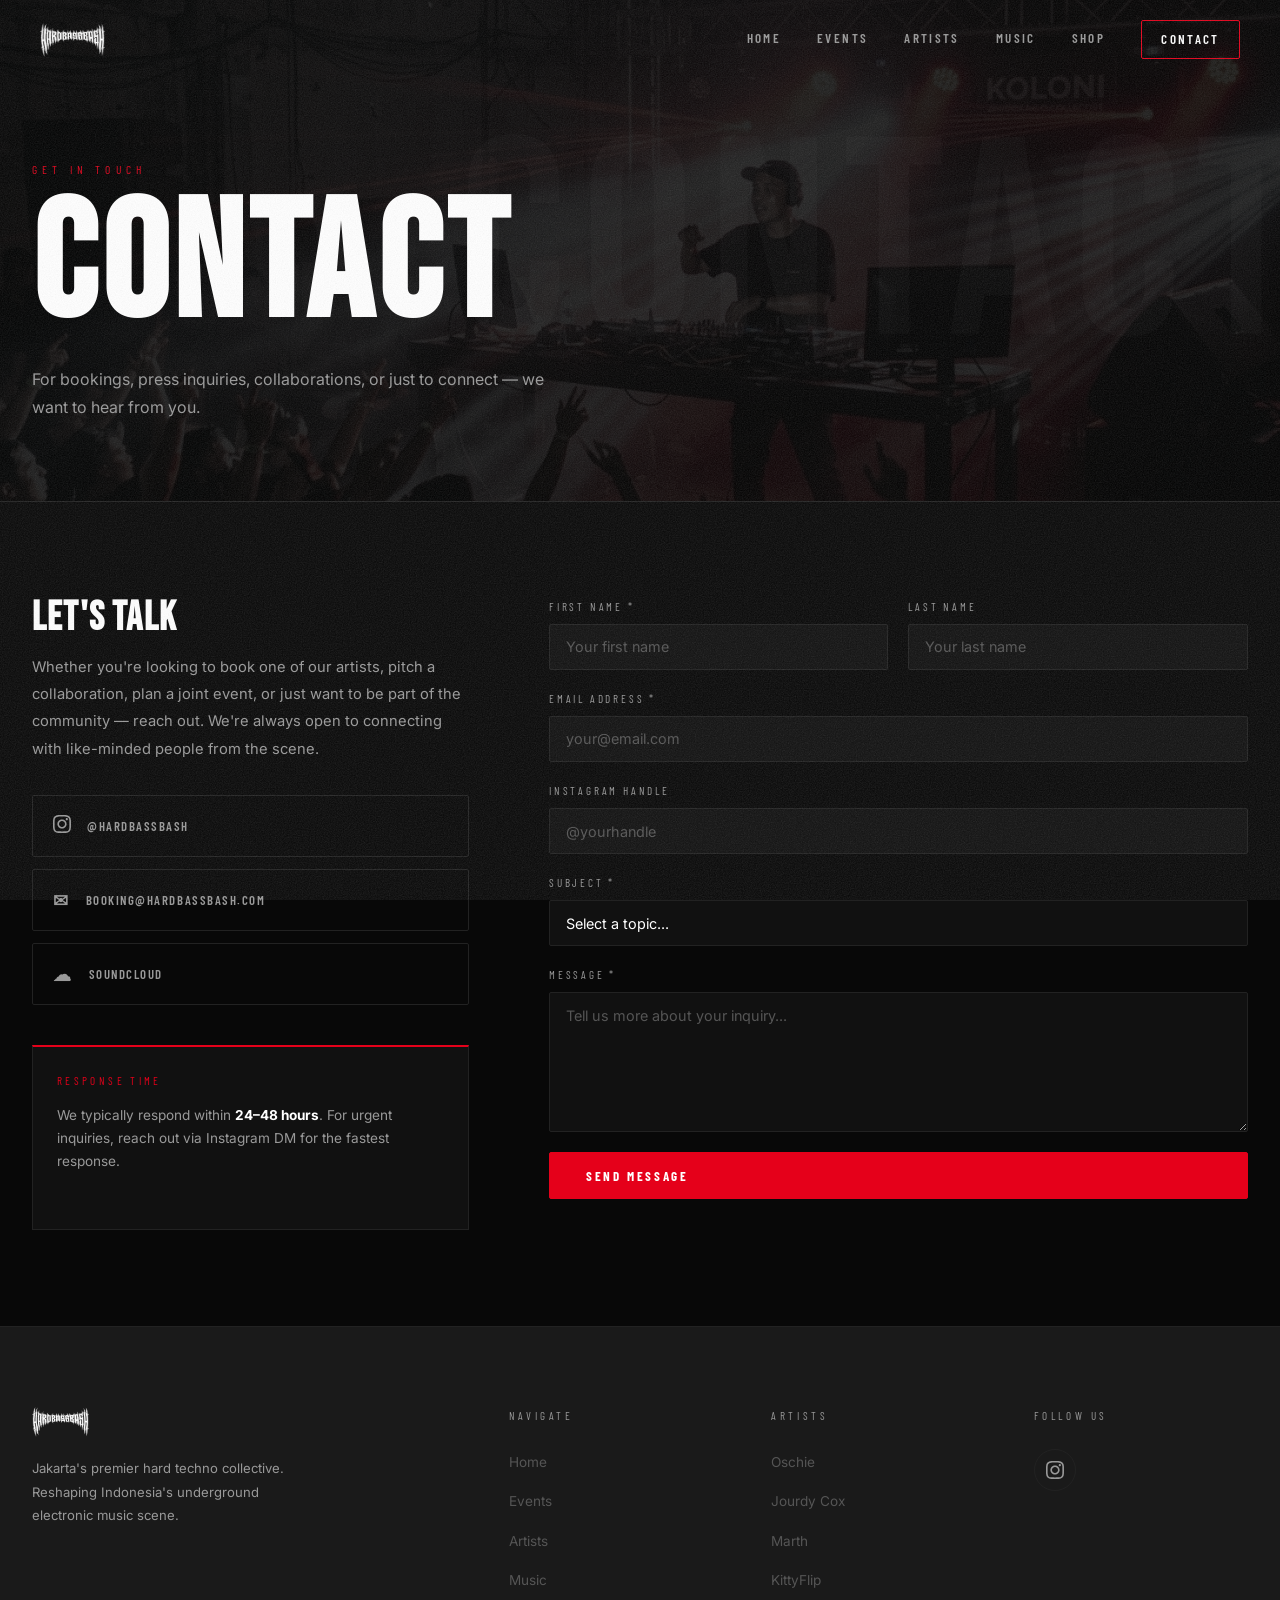
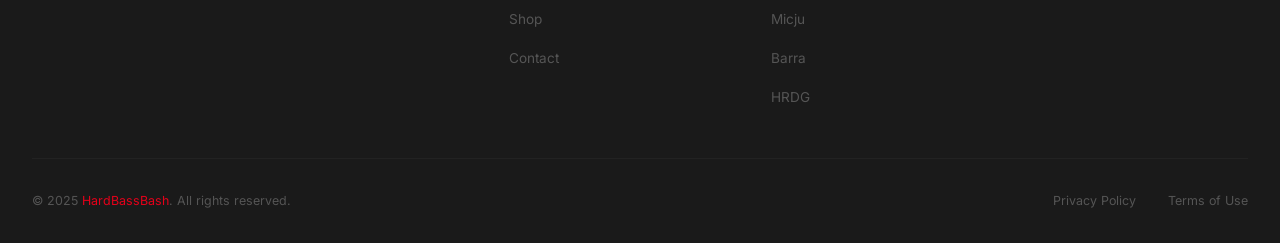
<file: landing-page/contact.html>
<!DOCTYPE html>
<html lang="en">
<head>
  <meta charset="UTF-8">
  <meta name="viewport" content="width=device-width, initial-scale=1.0">
  <title>Contact — HardBassBash</title>
  <meta name="description" content="Contact HardBassBash for booking, press, collaborations and general inquiries. Jakarta's premier hard techno collective.">
  <meta property="og:title" content="Contact — HardBassBash">
  <meta property="og:type" content="website">
  <script async src="https://www.googletagmanager.com/gtag/js?id=G-XXXXXXXXXX"></script>
  <script>window.dataLayer=window.dataLayer||[];function gtag(){dataLayer.push(arguments);}gtag('js',new Date());gtag('config','G-XXXXXXXXXX');</script>
  <link rel="stylesheet" href="css/style.css">
</head>
<body>

  <!-- ===== NAVBAR ===== -->
  <nav class="navbar" id="navbar">
    <a href="index.html" class="navbar__logo"><img src="images/Logo_HARDBASSBASH_White.png" alt="HardBassBash"></a>
    <div class="navbar__links">
      <a href="index.html">Home</a>
      <a href="events.html">Events</a>
      <a href="artists.html">Artists</a>
      <a href="music.html">Music</a>
      <a href="shop.html">Shop</a>
      <a href="contact.html" class="active navbar__cta">Contact</a>
    </div>
    <button class="navbar__hamburger" id="hamburger" aria-label="Toggle menu"><span></span><span></span><span></span></button>
  </nav>
  <div class="navbar__mobile" id="mobileNav">
    <a href="index.html">Home</a>
    <a href="events.html">Events</a>
    <a href="artists.html">Artists</a>
    <a href="music.html">Music</a>
    <a href="shop.html">Shop</a>
    <a href="contact.html">Contact</a>
  </div>

  <!-- ===== PAGE HERO ===== -->
  <div class="page-hero">
    <div class="page-hero__bg" style="background-image: url('images/event_jakarta.png')"></div>
    <div class="page-hero__ghost">CONTACT</div>
    <div class="container">
      <p class="page-hero__label">Get In Touch</p>
      <h1 class="page-hero__title">CONTACT</h1>
      <p class="page-hero__subtitle">For bookings, press inquiries, collaborations, or just to connect — we want to hear from you.</p>
    </div>
  </div>

  <!-- ===== CONTACT ===== -->
  <section class="section" id="contact">
    <div class="container">
      <div class="contact__grid">

        <!-- Info -->
        <div class="contact__info reveal">
          <h3>Let's Talk</h3>
          <p>Whether you're looking to book one of our artists, pitch a collaboration, plan a joint event, or just want to be part of the community — reach out. We're always open to connecting with like-minded people from the scene.</p>

          <div class="contact__social">
            <a href="https://www.instagram.com/hardbassbash/" target="_blank" rel="noopener" class="social-link" id="igLink">
              <span class="social-link__icon">
                <svg width="18" height="18" viewBox="0 0 24 24" fill="currentColor"><path d="M12 2.163c3.204 0 3.584.012 4.85.07 3.252.148 4.771 1.691 4.919 4.919.058 1.265.069 1.645.069 4.849 0 3.205-.012 3.584-.069 4.849-.149 3.225-1.664 4.771-4.919 4.919-1.266.058-1.644.07-4.85.07-3.204 0-3.584-.012-4.849-.07-3.26-.149-4.771-1.699-4.919-4.92-.058-1.265-.07-1.644-.07-4.849 0-3.204.013-3.583.07-4.849.149-3.227 1.664-4.771 4.919-4.919 1.266-.057 1.645-.069 4.849-.069zm0-2.163c-3.259 0-3.667.014-4.947.072-4.358.2-6.78 2.618-6.98 6.98-.059 1.281-.073 1.689-.073 4.948 0 3.259.014 3.668.072 4.948.2 4.358 2.618 6.78 6.98 6.98 1.281.058 1.689.072 4.948.072 3.259 0 3.668-.014 4.948-.072 4.354-.2 6.782-2.618 6.979-6.98.059-1.28.073-1.689.073-4.948 0-3.259-.014-3.667-.072-4.947-.196-4.354-2.617-6.78-6.979-6.98-1.281-.059-1.69-.073-4.949-.073zm0 5.838c-3.403 0-6.162 2.759-6.162 6.162s2.759 6.163 6.162 6.163 6.162-2.759 6.162-6.163c0-3.403-2.759-6.162-6.162-6.162zm0 10.162c-2.209 0-4-1.79-4-4 0-2.209 1.791-4 4-4s4 1.791 4 4c0 2.21-1.791 4-4 4zm6.406-11.845c-.796 0-1.441.645-1.441 1.44s.645 1.44 1.441 1.44c.795 0 1.439-.645 1.439-1.44s-.644-1.44-1.439-1.44z"/></svg>
              </span>
              @hardbassbash
            </a>

            <a href="mailto:booking@hardbassbash.com" class="social-link" id="emailLink">
              <span class="social-link__icon">✉</span>
              booking@hardbassbash.com
            </a>

            <a href="#" class="social-link" id="scLink">
              <span class="social-link__icon">☁</span>
              SoundCloud
            </a>
          </div>

          <div style="margin-top:2.5rem; padding:1.5rem; border:1px solid var(--border); border-top:2px solid var(--accent); background:var(--bg-surface);">
            <p style="font-family:var(--font-heading);font-size:0.7rem;letter-spacing:0.3em;text-transform:uppercase;color:var(--accent);margin-bottom:0.75rem;">Response Time</p>
            <p style="font-size:0.85rem;color:var(--text-secondary);line-height:1.7;">We typically respond within <strong style="color:var(--text-primary)">24–48 hours</strong>. For urgent inquiries, reach out via Instagram DM for the fastest response.</p>
          </div>
        </div>

        <!-- Form -->
        <div class="reveal reveal-delay-1">
          <form class="contact__form" id="contactForm" novalidate>

            <div class="form-row">
              <div class="form-group">
                <label for="firstName" class="form-label">First Name *</label>
                <input type="text" id="firstName" name="firstName" class="form-input" placeholder="Your first name" required>
              </div>
              <div class="form-group">
                <label for="lastName" class="form-label">Last Name</label>
                <input type="text" id="lastName" name="lastName" class="form-input" placeholder="Your last name">
              </div>
            </div>

            <div class="form-group">
              <label for="email" class="form-label">Email Address *</label>
              <input type="email" id="email" name="email" class="form-input" placeholder="your@email.com" required>
            </div>

            <div class="form-group">
              <label for="instagram" class="form-label">Instagram Handle</label>
              <input type="text" id="instagram" name="instagram" class="form-input" placeholder="@yourhandle">
            </div>

            <div class="form-group">
              <label for="subject" class="form-label">Subject *</label>
              <select id="subject" name="subject" class="form-select" required>
                <option value="" disabled selected>Select a topic...</option>
                <option value="booking">Artist Booking</option>
                <option value="collab">Event Collaboration</option>
                <option value="press">Press / Media</option>
                <option value="merch">Merchandise</option>
                <option value="community">Join The Community</option>
                <option value="other">Other</option>
              </select>
            </div>

            <div class="form-group">
              <label for="message" class="form-label">Message *</label>
              <textarea id="message" name="message" class="form-textarea" placeholder="Tell us more about your inquiry..." required></textarea>
            </div>

            <button type="submit" class="btn btn-primary" id="submitBtn">Send Message</button>

          </form>
        </div>
      </div>
    </div>
  </section>

  <!-- ===== FOOTER ===== -->
  <footer class="footer">
    <div class="container">
      <div class="footer__top">
        <div class="footer__brand">
          <img src="images/Logo_HARDBASSBASH_White.png" alt="HardBassBash">
          <p>Jakarta's premier hard techno collective. Reshaping Indonesia's underground electronic music scene.</p>
        </div>
        <div>
          <p class="footer__heading">Navigate</p>
          <ul class="footer__links">
            <li><a href="index.html">Home</a></li>
            <li><a href="events.html">Events</a></li>
            <li><a href="artists.html">Artists</a></li>
            <li><a href="music.html">Music</a></li>
            <li><a href="shop.html">Shop</a></li>
            <li><a href="contact.html">Contact</a></li>
          </ul>
        </div>
        <div>
          <p class="footer__heading">Artists</p>
          <ul class="footer__links">
            <li><a href="artists.html">Oschie</a></li>
            <li><a href="artists.html">Jourdy Cox</a></li>
            <li><a href="artists.html">Marth</a></li>
            <li><a href="artists.html">KittyFlip</a></li>
            <li><a href="artists.html">Micju</a></li>
            <li><a href="artists.html">Barra</a></li>
            <li><a href="artists.html">HRDG</a></li>
          </ul>
        </div>
        <div>
          <p class="footer__heading">Follow Us</p>
          <div class="footer__socials">
            <a href="https://www.instagram.com/hardbassbash/" target="_blank" rel="noopener" class="footer__social-link" title="Instagram">
              <svg width="18" height="18" viewBox="0 0 24 24" fill="currentColor"><path d="M12 2.163c3.204 0 3.584.012 4.85.07 3.252.148 4.771 1.691 4.919 4.919.058 1.265.069 1.645.069 4.849 0 3.205-.012 3.584-.069 4.849-.149 3.225-1.664 4.771-4.919 4.919-1.266.058-1.644.07-4.85.07-3.204 0-3.584-.012-4.849-.07-3.26-.149-4.771-1.699-4.919-4.92-.058-1.265-.07-1.644-.07-4.849 0-3.204.013-3.583.07-4.849.149-3.227 1.664-4.771 4.919-4.919 1.266-.057 1.645-.069 4.849-.069zm0-2.163c-3.259 0-3.667.014-4.947.072-4.358.2-6.78 2.618-6.98 6.98-.059 1.281-.073 1.689-.073 4.948 0 3.259.014 3.668.072 4.948.2 4.358 2.618 6.78 6.98 6.98 1.281.058 1.689.072 4.948.072 3.259 0 3.668-.014 4.948-.072 4.354-.2 6.782-2.618 6.979-6.98.059-1.28.073-1.689.073-4.948 0-3.259-.014-3.667-.072-4.947-.196-4.354-2.617-6.78-6.979-6.98-1.281-.059-1.69-.073-4.949-.073zm0 5.838c-3.403 0-6.162 2.759-6.162 6.162s2.759 6.163 6.162 6.163 6.162-2.759 6.162-6.163c0-3.403-2.759-6.162-6.162-6.162zm0 10.162c-2.209 0-4-1.79-4-4 0-2.209 1.791-4 4-4s4 1.791 4 4c0 2.21-1.791 4-4 4zm6.406-11.845c-.796 0-1.441.645-1.441 1.44s.645 1.44 1.441 1.44c.795 0 1.439-.645 1.439-1.44s-.644-1.44-1.439-1.44z"/></svg>
            </a>
          </div>
        </div>
      </div>
      <div class="footer__bottom">
        <p class="footer__copy">© 2025 <span>HardBassBash</span>. All rights reserved.</p>
        <div class="footer__bottom-links"><a href="#">Privacy Policy</a><a href="#">Terms of Use</a></div>
      </div>
    </div>
  </footer>
  <script src="js/main.js"></script>
  <script src="js/pocketbase.umd.js"></script>
  <script src="js/api.js"></script>
  <script>document.addEventListener('DOMContentLoaded', () => HBB.initContactPage());</script>
</body>
</html>
</file>
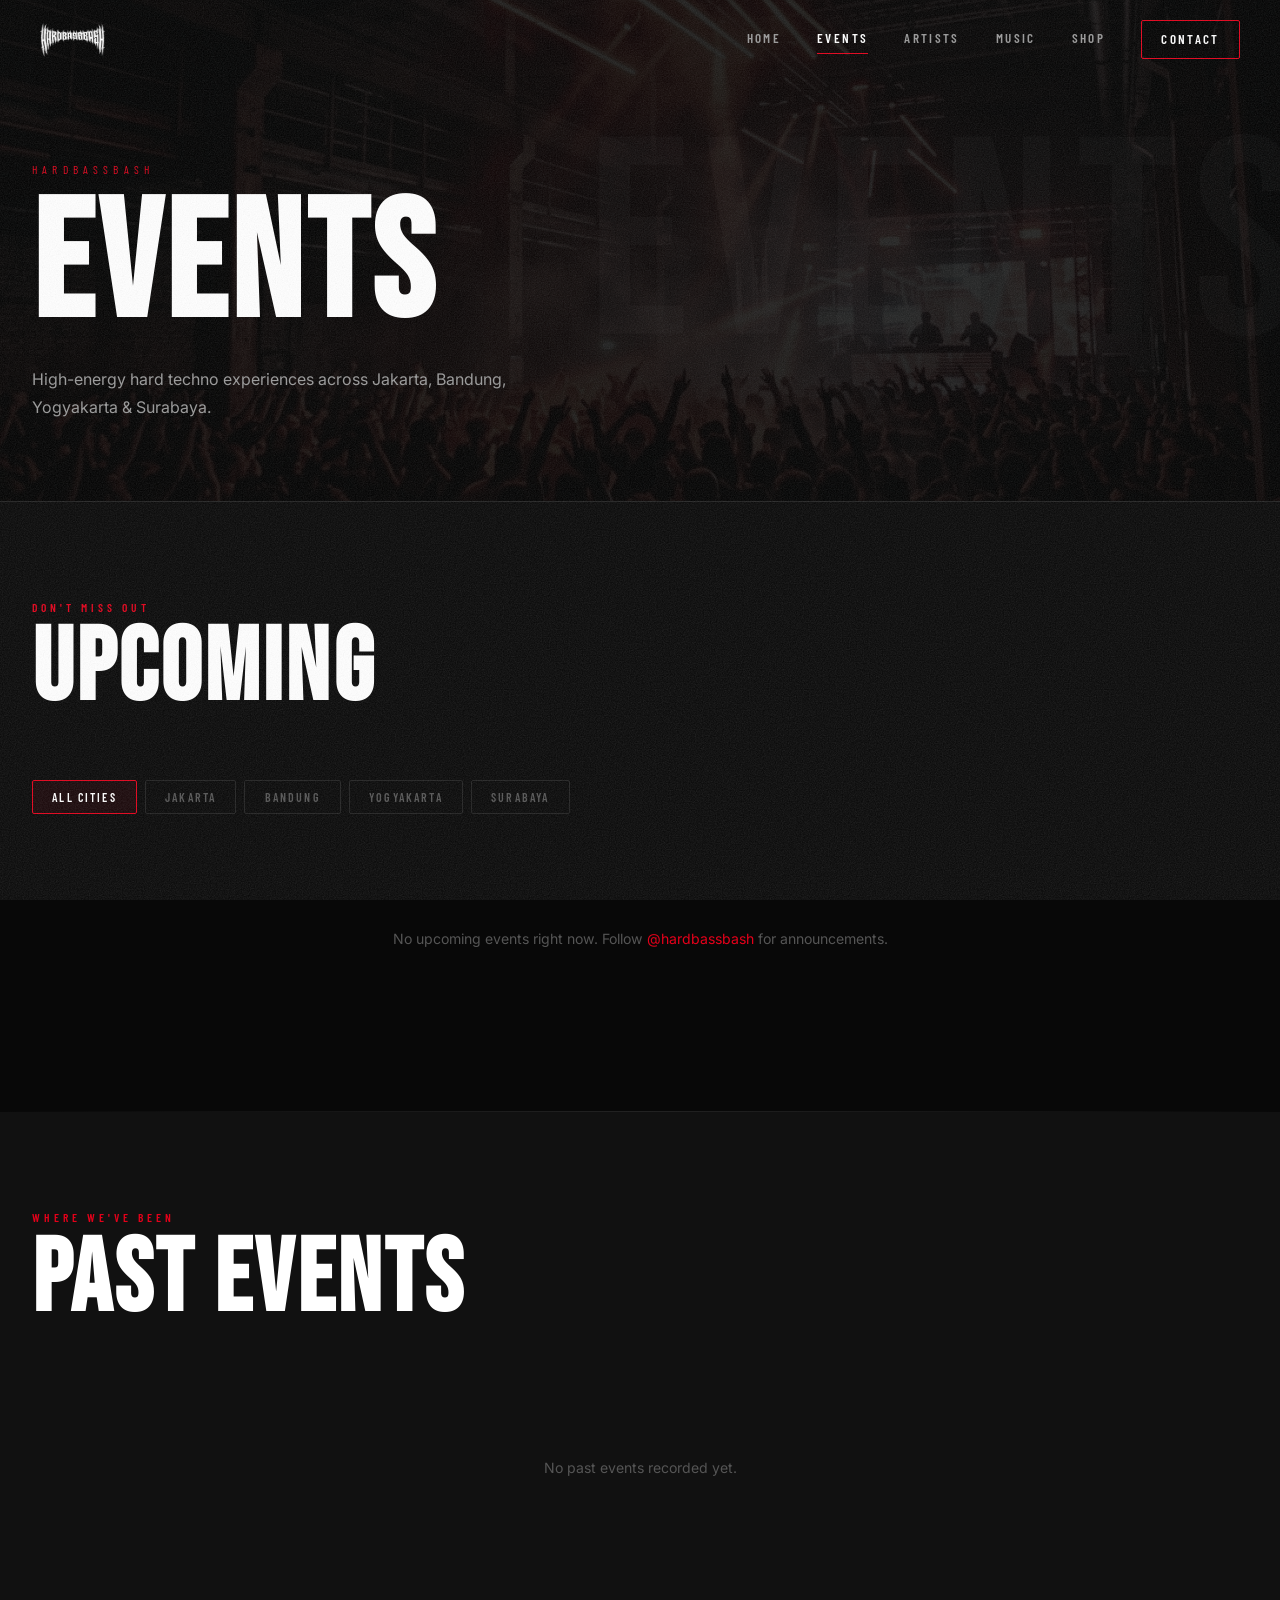
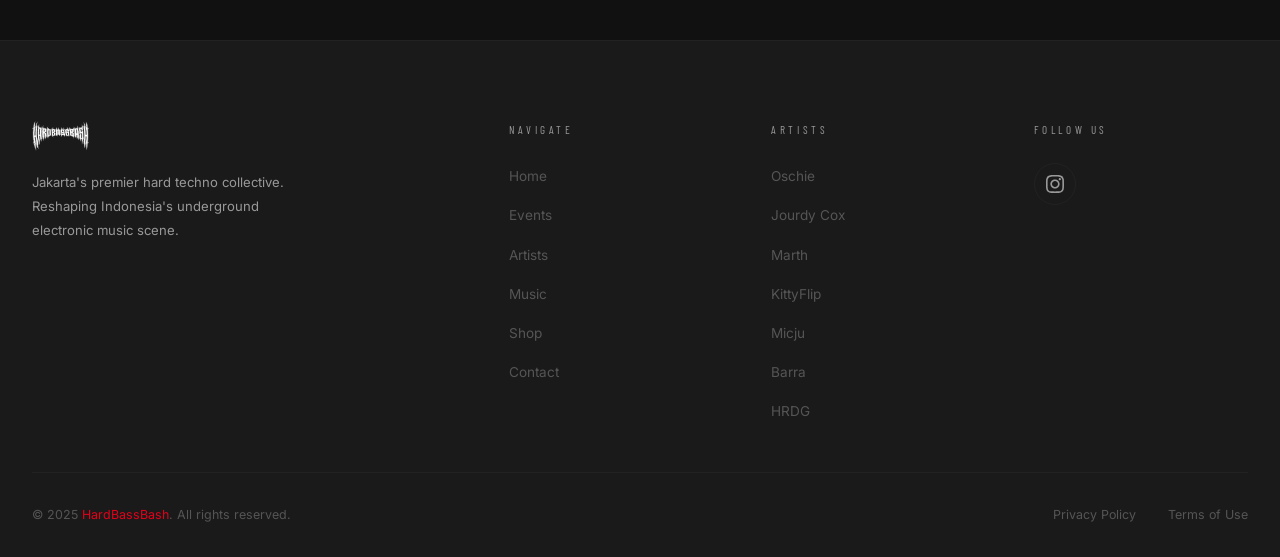
<file: landing-page/events.html>
<!DOCTYPE html>
<html lang="en">
<head>
  <meta charset="UTF-8">
  <meta name="viewport" content="width=device-width, initial-scale=1.0">
  <title>Events — HardBassBash</title>
  <meta name="description" content="HardBassBash events across Jakarta, Bandung, Yogyakarta & Surabaya. Upcoming hard techno events and past event archive.">
  <meta property="og:title" content="Events — HardBassBash">
  <meta property="og:description" content="Upcoming and past hard techno events across Indonesia.">
  <meta property="og:type" content="website">
  <script async src="https://www.googletagmanager.com/gtag/js?id=G-XXXXXXXXXX"></script>
  <script>window.dataLayer=window.dataLayer||[];function gtag(){dataLayer.push(arguments);}gtag('js',new Date());gtag('config','G-XXXXXXXXXX');</script>
  <link rel="stylesheet" href="css/style.css">
</head>
<body>

  <!-- ===== NAVBAR ===== -->
  <nav class="navbar" id="navbar">
    <a href="index.html" class="navbar__logo"><img src="images/Logo_HARDBASSBASH_White.png" alt="HardBassBash"></a>
    <div class="navbar__links">
      <a href="index.html">Home</a>
      <a href="events.html" class="active">Events</a>
      <a href="artists.html">Artists</a>
      <a href="music.html">Music</a>
      <a href="shop.html">Shop</a>
      <a href="contact.html" class="navbar__cta">Contact</a>
    </div>
    <button class="navbar__hamburger" id="hamburger" aria-label="Toggle menu"><span></span><span></span><span></span></button>
  </nav>
  <div class="navbar__mobile" id="mobileNav">
    <a href="index.html">Home</a>
    <a href="events.html">Events</a>
    <a href="artists.html">Artists</a>
    <a href="music.html">Music</a>
    <a href="shop.html">Shop</a>
    <a href="contact.html">Contact</a>
  </div>

  <!-- ===== PAGE HERO ===== -->
  <div class="page-hero">
    <div class="page-hero__bg" style="background-image: url('images/hero_bg.png')"></div>
    <div class="page-hero__ghost">EVENTS</div>
    <div class="container">
      <p class="page-hero__label">HardBassBash</p>
      <h1 class="page-hero__title">EVENTS</h1>
      <p class="page-hero__subtitle">High-energy hard techno experiences across Jakarta, Bandung, Yogyakarta &amp; Surabaya.</p>
    </div>
  </div>

  <!-- ===== UPCOMING EVENTS ===== -->
  <section class="section" id="upcoming">
    <div class="container">
      <div class="section__header">
        <p class="section-label">Don't Miss Out</p>
        <h2 class="section__title">UPCOMING</h2>
      </div>

      <!-- Filter Bar -->
      <div class="filter-bar" role="group" aria-label="Filter events by city">
        <button class="filter-btn active" data-filter="all" id="filterAll">All Cities</button>
        <button class="filter-btn" data-filter="jakarta" id="filterJakarta">Jakarta</button>
        <button class="filter-btn" data-filter="bandung" id="filterBandung">Bandung</button>
        <button class="filter-btn" data-filter="yogyakarta" id="filterYogyakarta">Yogyakarta</button>
        <button class="filter-btn" data-filter="surabaya" id="filterSurabaya">Surabaya</button>
      </div>

      <div class="events__grid" id="upcomingGrid">

        <div class="event-card reveal" data-city="jakarta">
          <div class="event-card__image">
            <img src="images/event_jakarta.png" alt="HardBassBash Vol. 07">
            <span class="event-card__badge">Upcoming</span>
          </div>
          <div class="event-card__body">
            <div class="event-card__date">20 Jul 2025 &nbsp;·&nbsp; 22:00 WIB</div>
            <h3 class="event-card__title">HardBassBash Vol. 07</h3>
            <p class="event-card__venue">📍 Holywings Arena, Jakarta Barat</p>
            <div class="event-card__footer">
              <span class="event-card__city-tag">Jakarta</span>
              <a href="https://www.instagram.com/hardbassbash/" target="_blank" rel="noopener" class="btn btn-primary btn-sm">Get Tickets</a>
            </div>
          </div>
        </div>

        <div class="event-card reveal reveal-delay-1" data-city="bandung">
          <div class="event-card__image">
            <img src="images/event_bandung.png" alt="HardBassBash × Bandung">
            <span class="event-card__badge">Upcoming</span>
          </div>
          <div class="event-card__body">
            <div class="event-card__date">10 Aug 2025 &nbsp;·&nbsp; 21:00 WIB</div>
            <h3 class="event-card__title">HardBassBash × Bandung</h3>
            <p class="event-card__venue">📍 Braga City Walk, Bandung</p>
            <div class="event-card__footer">
              <span class="event-card__city-tag">Bandung</span>
              <a href="https://www.instagram.com/hardbassbash/" target="_blank" rel="noopener" class="btn btn-primary btn-sm">Get Tickets</a>
            </div>
          </div>
        </div>

        <div class="event-card reveal reveal-delay-2" data-city="surabaya">
          <div class="event-card__image">
            <img src="images/event_surabaya.png" alt="HardBassBash: Dark Mode">
            <span class="event-card__badge">Upcoming</span>
          </div>
          <div class="event-card__body">
            <div class="event-card__date">07 Sep 2025 &nbsp;·&nbsp; 22:00 WIB</div>
            <h3 class="event-card__title">HardBassBash: Dark Mode</h3>
            <p class="event-card__venue">📍 Gelanggang Industri, Surabaya</p>
            <div class="event-card__footer">
              <span class="event-card__city-tag">Surabaya</span>
              <a href="https://www.instagram.com/hardbassbash/" target="_blank" rel="noopener" class="btn btn-primary btn-sm">Get Tickets</a>
            </div>
          </div>
        </div>

        <div class="event-card reveal reveal-delay-3" data-city="yogyakarta">
          <div class="event-card__image">
            <img src="images/event_yogyakarta.png" alt="HardBassBash × Jogja">
            <span class="event-card__badge">Upcoming</span>
          </div>
          <div class="event-card__body">
            <div class="event-card__date">05 Oct 2025 &nbsp;·&nbsp; 21:00 WIB</div>
            <h3 class="event-card__title">HardBassBash × Jogja</h3>
            <p class="event-card__venue">📍 Klab, Yogyakarta</p>
            <div class="event-card__footer">
              <span class="event-card__city-tag">Yogyakarta</span>
              <a href="https://www.instagram.com/hardbassbash/" target="_blank" rel="noopener" class="btn btn-primary btn-sm">Get Tickets</a>
            </div>
          </div>
        </div>

      </div>
    </div>
  </section>

  <div class="divider"></div>

  <!-- ===== PAST EVENTS ===== -->
  <section class="section section--dark" id="past">
    <div class="container">
      <div class="section__header">
        <p class="section-label">Where We've Been</p>
        <h2 class="section__title">PAST EVENTS</h2>
      </div>
      <div class="events__grid" id="pastGrid">

        <div class="event-card reveal" data-city="jakarta">
          <div class="event-card__image">
            <img src="images/event_jakarta.png" alt="HardBassBash Vol. 06">
            <span class="event-card__badge event-card__badge--past">Past</span>
          </div>
          <div class="event-card__body">
            <div class="event-card__date">15 Mar 2025</div>
            <h3 class="event-card__title">HardBassBash Vol. 06</h3>
            <p class="event-card__venue">📍 Holywings Arena, Jakarta</p>
            <div class="event-card__footer">
              <span class="event-card__city-tag">Jakarta</span>
              <span class="btn btn-outline btn-sm" style="opacity:0.4;pointer-events:none;">Sold Out</span>
            </div>
          </div>
        </div>

        <div class="event-card reveal reveal-delay-1" data-city="yogyakarta">
          <div class="event-card__image">
            <img src="images/event_yogyakarta.png" alt="HardBassBash: The Return">
            <span class="event-card__badge event-card__badge--past">Past</span>
          </div>
          <div class="event-card__body">
            <div class="event-card__date">08 Feb 2025</div>
            <h3 class="event-card__title">HardBassBash: The Return</h3>
            <p class="event-card__venue">📍 Klab, Yogyakarta</p>
            <div class="event-card__footer">
              <span class="event-card__city-tag">Yogyakarta</span>
              <span class="btn btn-outline btn-sm" style="opacity:0.4;pointer-events:none;">Ended</span>
            </div>
          </div>
        </div>

        <div class="event-card reveal reveal-delay-2" data-city="jakarta">
          <div class="event-card__image">
            <img src="images/event_jakarta.png" alt="HardBassBash Vol. 05">
            <span class="event-card__badge event-card__badge--past">Past</span>
          </div>
          <div class="event-card__body">
            <div class="event-card__date">28 Dec 2024</div>
            <h3 class="event-card__title">HardBassBash Vol. 05</h3>
            <p class="event-card__venue">📍 Holywings Arena, Jakarta</p>
            <div class="event-card__footer">
              <span class="event-card__city-tag">Jakarta</span>
              <span class="btn btn-outline btn-sm" style="opacity:0.4;pointer-events:none;">Ended</span>
            </div>
          </div>
        </div>

        <div class="event-card reveal reveal-delay-3" data-city="bandung">
          <div class="event-card__image">
            <img src="images/event_bandung.png" alt="HardBassBash: Industrial Night">
            <span class="event-card__badge event-card__badge--past">Past</span>
          </div>
          <div class="event-card__body">
            <div class="event-card__date">09 Nov 2024</div>
            <h3 class="event-card__title">HardBassBash: Industrial Night</h3>
            <p class="event-card__venue">📍 Atas Angin, Bandung</p>
            <div class="event-card__footer">
              <span class="event-card__city-tag">Bandung</span>
              <span class="btn btn-outline btn-sm" style="opacity:0.4;pointer-events:none;">Ended</span>
            </div>
          </div>
        </div>

        <div class="event-card reveal" data-city="surabaya">
          <div class="event-card__image">
            <img src="images/event_surabaya.png" alt="HardBassBash Vol. 04">
            <span class="event-card__badge event-card__badge--past">Past</span>
          </div>
          <div class="event-card__body">
            <div class="event-card__date">20 Sep 2024</div>
            <h3 class="event-card__title">HardBassBash Vol. 04</h3>
            <p class="event-card__venue">📍 Club V, Surabaya</p>
            <div class="event-card__footer">
              <span class="event-card__city-tag">Surabaya</span>
              <span class="btn btn-outline btn-sm" style="opacity:0.4;pointer-events:none;">Ended</span>
            </div>
          </div>
        </div>

        <div class="event-card reveal reveal-delay-1" data-city="jakarta">
          <div class="event-card__image">
            <img src="images/event_jakarta.png" alt="HardBassBash Vol. 03">
            <span class="event-card__badge event-card__badge--past">Past</span>
          </div>
          <div class="event-card__body">
            <div class="event-card__date">15 Jun 2024</div>
            <h3 class="event-card__title">HardBassBash Vol. 03</h3>
            <p class="event-card__venue">📍 Holywings Arena, Jakarta</p>
            <div class="event-card__footer">
              <span class="event-card__city-tag">Jakarta</span>
              <span class="btn btn-outline btn-sm" style="opacity:0.4;pointer-events:none;">Ended</span>
            </div>
          </div>
        </div>

      </div>
    </div>
  </section>

  <!-- ===== FOOTER ===== -->
  <footer class="footer">
    <div class="container">
      <div class="footer__top">
        <div class="footer__brand">
          <img src="images/Logo_HARDBASSBASH_White.png" alt="HardBassBash">
          <p>Jakarta's premier hard techno collective. Reshaping Indonesia's underground electronic music scene.</p>
        </div>
        <div>
          <p class="footer__heading">Navigate</p>
          <ul class="footer__links">
            <li><a href="index.html">Home</a></li>
            <li><a href="events.html">Events</a></li>
            <li><a href="artists.html">Artists</a></li>
            <li><a href="music.html">Music</a></li>
            <li><a href="shop.html">Shop</a></li>
            <li><a href="contact.html">Contact</a></li>
          </ul>
        </div>
        <div>
          <p class="footer__heading">Artists</p>
          <ul class="footer__links">
            <li><a href="artists.html">Oschie</a></li>
            <li><a href="artists.html">Jourdy Cox</a></li>
            <li><a href="artists.html">Marth</a></li>
            <li><a href="artists.html">KittyFlip</a></li>
            <li><a href="artists.html">Micju</a></li>
            <li><a href="artists.html">Barra</a></li>
            <li><a href="artists.html">HRDG</a></li>
          </ul>
        </div>
        <div>
          <p class="footer__heading">Follow Us</p>
          <div class="footer__socials">
            <a href="https://www.instagram.com/hardbassbash/" target="_blank" rel="noopener" class="footer__social-link" title="Instagram">
              <svg width="18" height="18" viewBox="0 0 24 24" fill="currentColor"><path d="M12 2.163c3.204 0 3.584.012 4.85.07 3.252.148 4.771 1.691 4.919 4.919.058 1.265.069 1.645.069 4.849 0 3.205-.012 3.584-.069 4.849-.149 3.225-1.664 4.771-4.919 4.919-1.266.058-1.644.07-4.85.07-3.204 0-3.584-.012-4.849-.07-3.26-.149-4.771-1.699-4.919-4.92-.058-1.265-.07-1.644-.07-4.849 0-3.204.013-3.583.07-4.849.149-3.227 1.664-4.771 4.919-4.919 1.266-.057 1.645-.069 4.849-.069zm0-2.163c-3.259 0-3.667.014-4.947.072-4.358.2-6.78 2.618-6.98 6.98-.059 1.281-.073 1.689-.073 4.948 0 3.259.014 3.668.072 4.948.2 4.358 2.618 6.78 6.98 6.98 1.281.058 1.689.072 4.948.072 3.259 0 3.668-.014 4.948-.072 4.354-.2 6.782-2.618 6.979-6.98.059-1.28.073-1.689.073-4.948 0-3.259-.014-3.667-.072-4.947-.196-4.354-2.617-6.78-6.979-6.98-1.281-.059-1.69-.073-4.949-.073zm0 5.838c-3.403 0-6.162 2.759-6.162 6.162s2.759 6.163 6.162 6.163 6.162-2.759 6.162-6.163c0-3.403-2.759-6.162-6.162-6.162zm0 10.162c-2.209 0-4-1.79-4-4 0-2.209 1.791-4 4-4s4 1.791 4 4c0 2.21-1.791 4-4 4zm6.406-11.845c-.796 0-1.441.645-1.441 1.44s.645 1.44 1.441 1.44c.795 0 1.439-.645 1.439-1.44s-.644-1.44-1.439-1.44z"/></svg>
            </a>
          </div>
        </div>
      </div>
      <div class="footer__bottom">
        <p class="footer__copy">© 2025 <span>HardBassBash</span>. All rights reserved.</p>
        <div class="footer__bottom-links">
          <a href="#">Privacy Policy</a>
          <a href="#">Terms of Use</a>
        </div>
      </div>
    </div>
  </footer>

  <script src="js/main.js"></script>
  <script src="js/pocketbase.umd.js"></script>
  <script src="js/api.js"></script>
  <script>document.addEventListener('DOMContentLoaded', () => HBB.initEventsPage());</script>
</body>
</html>
</file>
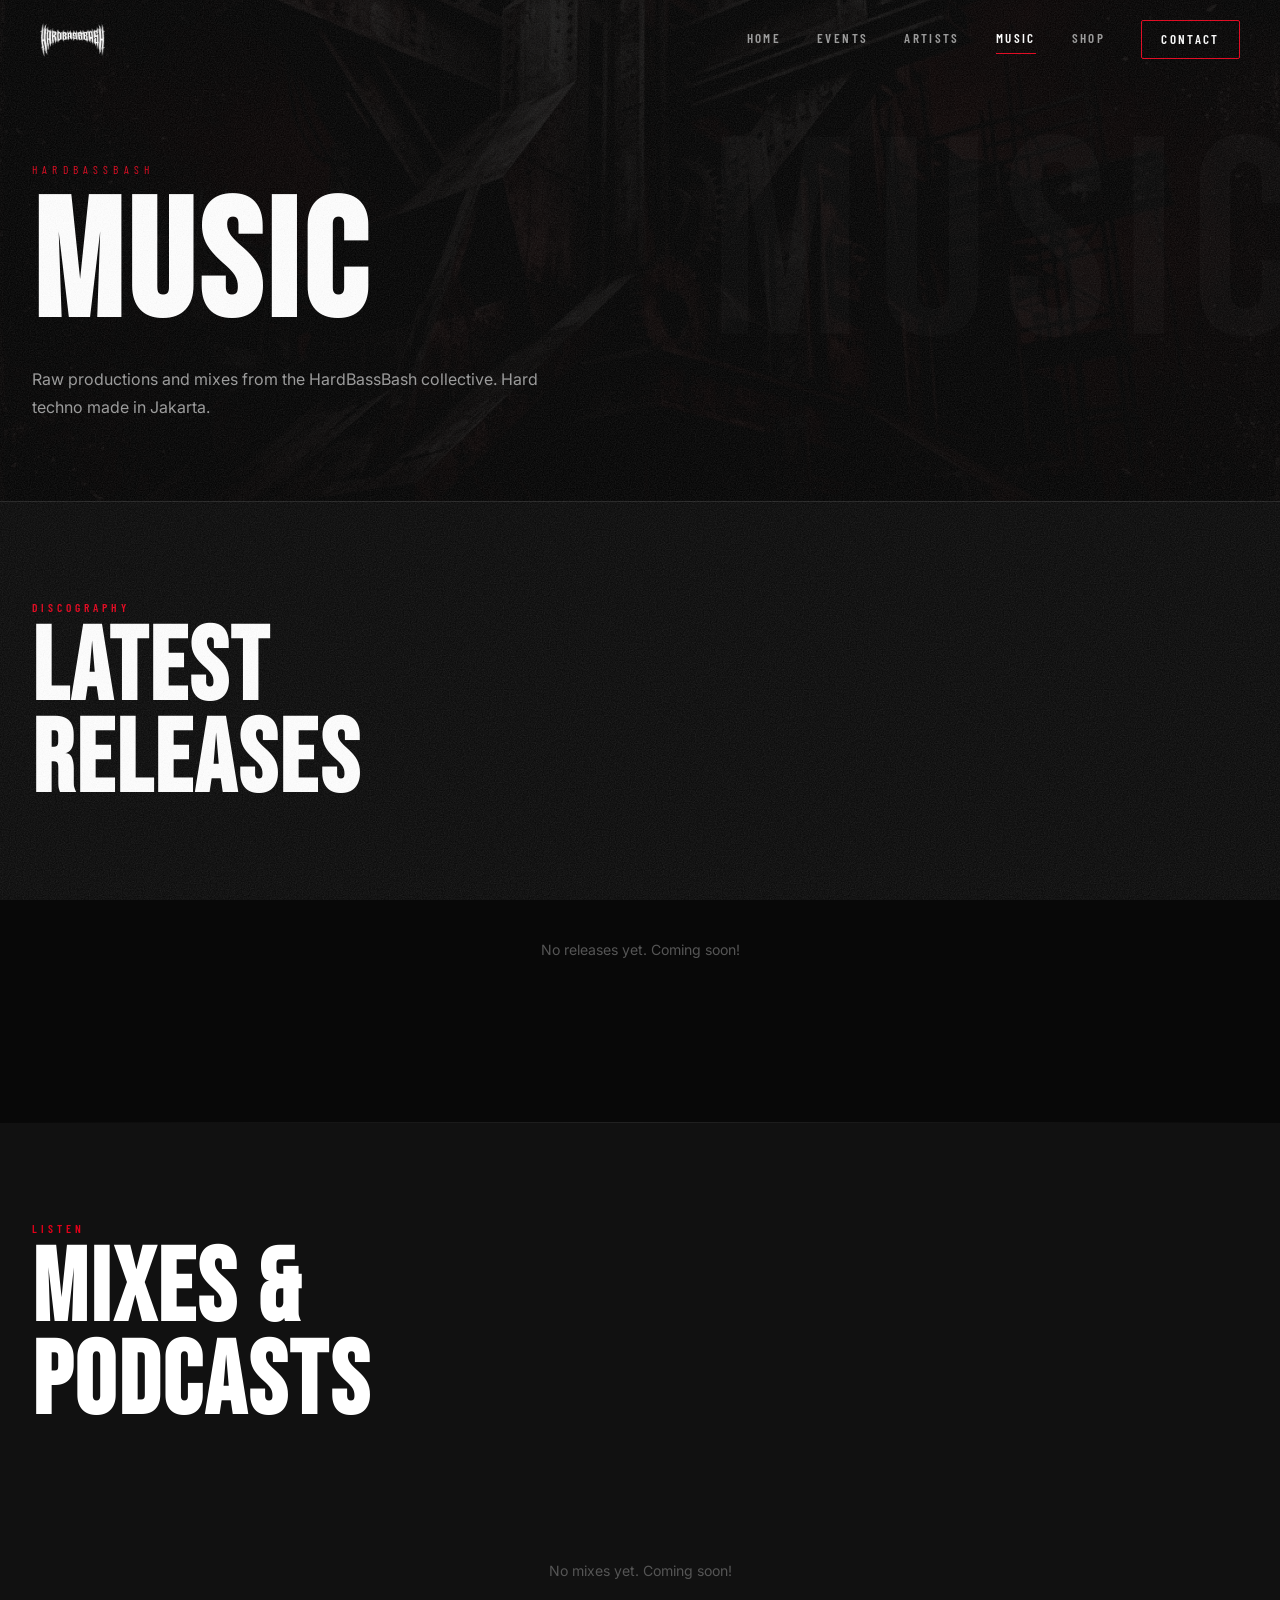
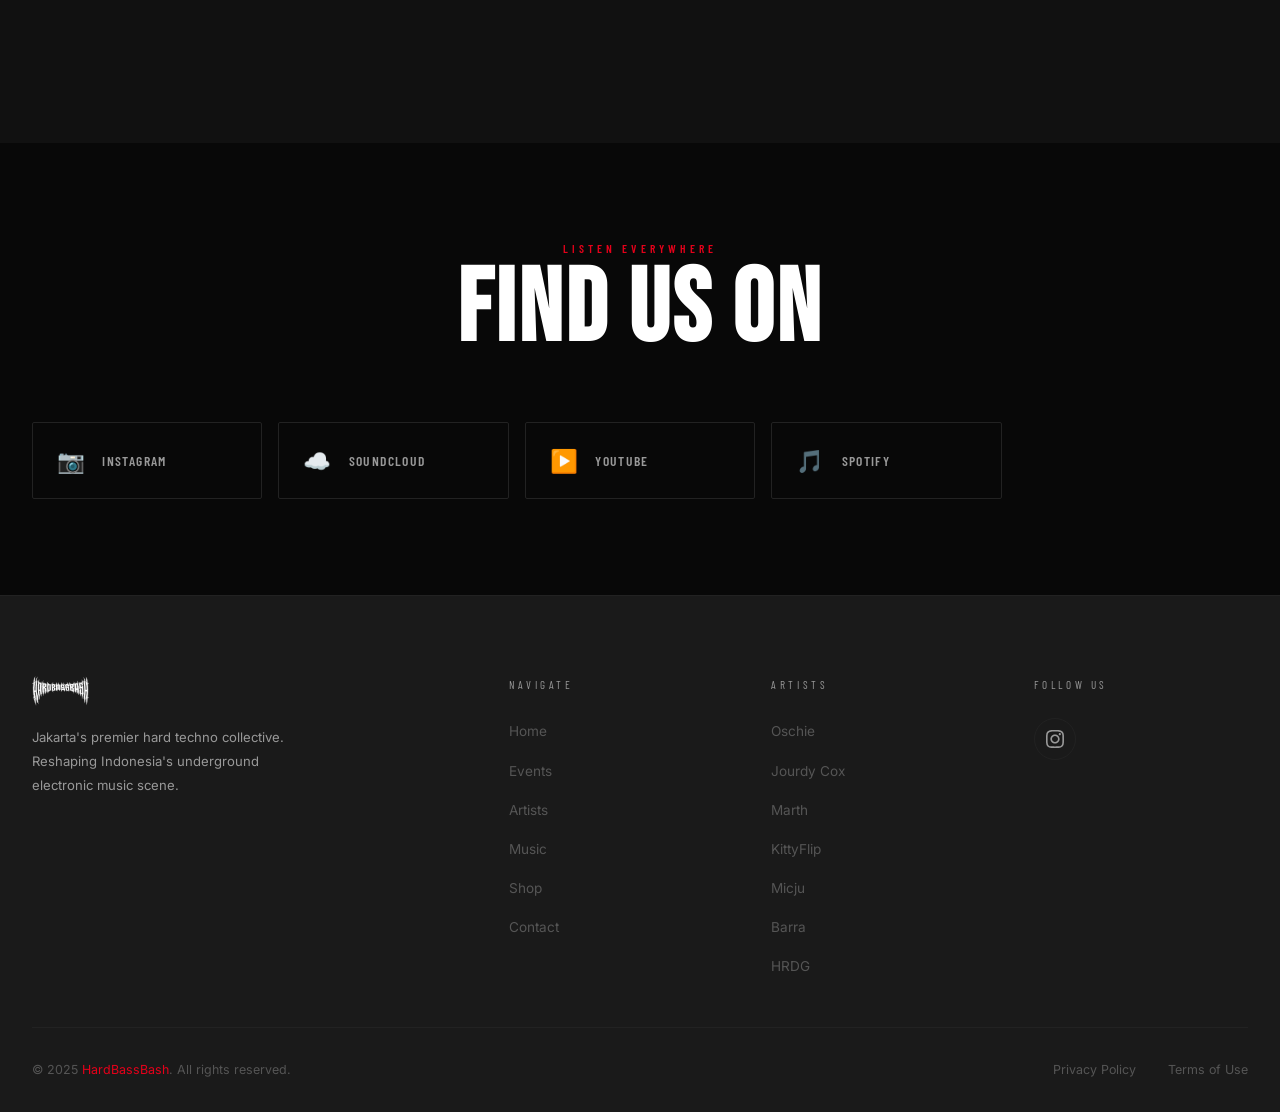
<file: landing-page/music.html>
<!DOCTYPE html>
<html lang="en">
<head>
  <meta charset="UTF-8">
  <meta name="viewport" content="width=device-width, initial-scale=1.0">
  <title>Music — HardBassBash</title>
  <meta name="description" content="HardBassBash music releases, mixes and podcasts. Hard techno productions from Jakarta's underground collective.">
  <meta property="og:title" content="Music — HardBassBash">
  <meta property="og:type" content="website">
  <script async src="https://www.googletagmanager.com/gtag/js?id=G-XXXXXXXXXX"></script>
  <script>window.dataLayer=window.dataLayer||[];function gtag(){dataLayer.push(arguments);}gtag('js',new Date());gtag('config','G-XXXXXXXXXX');</script>
  <link rel="stylesheet" href="css/style.css">
  <style>
    .mix-card {
      display: grid;
      grid-template-columns: 180px 1fr;
      gap: 2rem;
      border: 1px solid var(--border);
      background: var(--bg-surface);
      padding: 1.5rem;
      transition: var(--transition);
      align-items: center;
    }
    .mix-card:hover {
      border-color: var(--accent);
      background: var(--bg-elevated);
    }
    .mix-card__cover {
      aspect-ratio: 1;
      overflow: hidden;
      flex-shrink: 0;
    }
    .mix-card__cover img {
      width: 100%;
      height: 100%;
      object-fit: cover;
      filter: grayscale(30%);
      transition: var(--transition-slow);
    }
    .mix-card:hover .mix-card__cover img { filter: grayscale(0%); }
    .mix-card__num {
      font-family: var(--font-display);
      font-size: 0.8rem;
      color: var(--accent);
      letter-spacing: 0.1em;
      margin-bottom: 0.5rem;
    }
    .mix-card__title {
      font-family: var(--font-display);
      font-size: 1.8rem;
      line-height: 1;
      margin-bottom: 0.25rem;
    }
    .mix-card__artist {
      font-family: var(--font-heading);
      font-size: 0.72rem;
      letter-spacing: 0.28em;
      text-transform: uppercase;
      color: var(--accent);
      margin-bottom: 0.75rem;
    }
    .mix-card__desc {
      font-size: 0.85rem;
      color: var(--text-secondary);
      line-height: 1.7;
      margin-bottom: 1.25rem;
    }
    .mix-card__meta {
      display: flex;
      gap: 1.5rem;
      flex-wrap: wrap;
    }
    .mix-card__meta-item {
      font-family: var(--font-heading);
      font-size: 0.68rem;
      letter-spacing: 0.2em;
      text-transform: uppercase;
      color: var(--text-muted);
    }
    .mixes-list { display: flex; flex-direction: column; gap: 1rem; }

    .stream-grid {
      display: grid;
      grid-template-columns: repeat(auto-fill, minmax(200px, 1fr));
      gap: 1rem;
    }
    .stream-link {
      display: flex;
      align-items: center;
      gap: 1rem;
      padding: 1.25rem 1.5rem;
      border: 1px solid var(--border);
      border-radius: var(--radius);
      color: var(--text-secondary);
      font-family: var(--font-heading);
      font-size: 0.85rem;
      font-weight: 600;
      letter-spacing: 0.1em;
      text-transform: uppercase;
      transition: var(--transition);
    }
    .stream-link:hover {
      border-color: var(--accent);
      color: var(--text-primary);
      background: var(--accent-subtle);
    }
    .stream-link__icon { font-size: 1.4rem; }

    @media (max-width: 600px) {
      .mix-card { grid-template-columns: 1fr; }
      .mix-card__cover { max-width: 160px; }
    }
  </style>
</head>
<body>

  <!-- ===== NAVBAR ===== -->
  <nav class="navbar" id="navbar">
    <a href="index.html" class="navbar__logo"><img src="images/Logo_HARDBASSBASH_White.png" alt="HardBassBash"></a>
    <div class="navbar__links">
      <a href="index.html">Home</a>
      <a href="events.html">Events</a>
      <a href="artists.html">Artists</a>
      <a href="music.html" class="active">Music</a>
      <a href="shop.html">Shop</a>
      <a href="contact.html" class="navbar__cta">Contact</a>
    </div>
    <button class="navbar__hamburger" id="hamburger" aria-label="Toggle menu"><span></span><span></span><span></span></button>
  </nav>
  <div class="navbar__mobile" id="mobileNav">
    <a href="index.html">Home</a>
    <a href="events.html">Events</a>
    <a href="artists.html">Artists</a>
    <a href="music.html">Music</a>
    <a href="shop.html">Shop</a>
    <a href="contact.html">Contact</a>
  </div>

  <!-- ===== PAGE HERO ===== -->
  <div class="page-hero">
    <div class="page-hero__bg" style="background-image: url('images/release_1.png')"></div>
    <div class="page-hero__ghost">MUSIC</div>
    <div class="container">
      <p class="page-hero__label">HardBassBash</p>
      <h1 class="page-hero__title">MUSIC</h1>
      <p class="page-hero__subtitle">Raw productions and mixes from the HardBassBash collective. Hard techno made in Jakarta.</p>
    </div>
  </div>

  <!-- ===== LATEST RELEASES ===== -->
  <section class="section" id="releases">
    <div class="container">
      <div class="section__header reveal">
        <p class="section-label">Discography</p>
        <h2 class="section__title">LATEST<br>RELEASES</h2>
      </div>
      <div class="releases__grid" id="releasesGrid">

        <div class="release-card reveal">
          <div class="release-card__cover">
            <img src="images/release_1.png" alt="System Collapse">
            <div class="release-card__play">▶</div>
          </div>
          <div class="release-card__title">System Collapse</div>
          <div class="release-card__artist">Oschie & Marth</div>
          <div class="release-card__type">EP &nbsp;·&nbsp; 2025</div>
        </div>

        <div class="release-card reveal reveal-delay-1">
          <div class="release-card__cover">
            <img src="images/release_2.png" alt="Void Protocol">
            <div class="release-card__play">▶</div>
          </div>
          <div class="release-card__title">Void Protocol</div>
          <div class="release-card__artist">Jourdy Cox</div>
          <div class="release-card__type">Single &nbsp;·&nbsp; 2025</div>
        </div>

        <div class="release-card reveal reveal-delay-2">
          <div class="release-card__cover">
            <img src="images/release_3.png" alt="Terminal Phase">
            <div class="release-card__play">▶</div>
          </div>
          <div class="release-card__title">Terminal Phase</div>
          <div class="release-card__artist">HRDG & Micju</div>
          <div class="release-card__type">EP &nbsp;·&nbsp; 2025</div>
        </div>

        <div class="release-card reveal reveal-delay-3">
          <div class="release-card__cover">
            <img src="images/release_1.png" alt="Null Sequence">
            <div class="release-card__play">▶</div>
          </div>
          <div class="release-card__title">Null Sequence</div>
          <div class="release-card__artist">KittyFlip</div>
          <div class="release-card__type">Single &nbsp;·&nbsp; 2024</div>
        </div>

        <div class="release-card reveal">
          <div class="release-card__cover">
            <img src="images/release_2.png" alt="Concrete Dreams">
            <div class="release-card__play">▶</div>
          </div>
          <div class="release-card__title">Concrete Dreams</div>
          <div class="release-card__artist">Barra</div>
          <div class="release-card__type">EP &nbsp;·&nbsp; 2024</div>
        </div>

        <div class="release-card reveal reveal-delay-1">
          <div class="release-card__cover">
            <img src="images/release_3.png" alt="Iron Curtain">
            <div class="release-card__play">▶</div>
          </div>
          <div class="release-card__title">Iron Curtain</div>
          <div class="release-card__artist">HardBassBash Various</div>
          <div class="release-card__type">Compilation &nbsp;·&nbsp; 2024</div>
        </div>

      </div>
    </div>
  </section>

  <div class="divider"></div>

  <!-- ===== MIXES / PODCASTS ===== -->
  <section class="section section--dark" id="mixes">
    <div class="container">
      <div class="section__header reveal">
        <p class="section-label">Listen</p>
        <h2 class="section__title">MIXES &amp;<br>PODCASTS</h2>
      </div>
      <div class="mixes-list" id="mixesList">

        <div class="mix-card reveal">
          <div class="mix-card__cover">
            <img src="images/artist_oschie.png" alt="HBB Mix 007">
          </div>
          <div class="mix-card__info">
            <div class="mix-card__num">HBB Mix 007</div>
            <h3 class="mix-card__title">System Collapse Mix</h3>
            <div class="mix-card__artist">Oschie</div>
            <p class="mix-card__desc">A blistering 60-minute journey through the hardest edges of industrial techno. Oschie at his most relentless — recorded live at HardBassBash Vol. 06.</p>
            <div class="mix-card__meta">
              <span class="mix-card__meta-item">60 min</span>
              <span class="mix-card__meta-item">Hard Techno</span>
              <span class="mix-card__meta-item">2025</span>
            </div>
          </div>
        </div>

        <div class="mix-card reveal">
          <div class="mix-card__cover">
            <img src="images/artist_jourdy_cox.png" alt="HBB Mix 006">
          </div>
          <div class="mix-card__info">
            <div class="mix-card__num">HBB Mix 006</div>
            <h3 class="mix-card__title">Nocturnal Frequency</h3>
            <div class="mix-card__artist">Jourdy Cox</div>
            <p class="mix-card__desc">Deep, hypnotic, and relentlessly forward. Jourdy Cox presents 75 minutes of his signature dark hard techno — engineered for the dancefloor at 3 AM.</p>
            <div class="mix-card__meta">
              <span class="mix-card__meta-item">75 min</span>
              <span class="mix-card__meta-item">Industrial Techno</span>
              <span class="mix-card__meta-item">2025</span>
            </div>
          </div>
        </div>

        <div class="mix-card reveal">
          <div class="mix-card__cover">
            <img src="images/artist_kittyflip.png" alt="HBB Mix 005">
          </div>
          <div class="mix-card__info">
            <div class="mix-card__num">HBB Mix 005</div>
            <h3 class="mix-card__title">Flip The Grid</h3>
            <div class="mix-card__artist">KittyFlip</div>
            <p class="mix-card__desc">KittyFlip dismantles the dancefloor and rebuilds it from scratch. 90 minutes of hard techno that defies expectation — recorded at HardBassBash × Bandung.</p>
            <div class="mix-card__meta">
              <span class="mix-card__meta-item">90 min</span>
              <span class="mix-card__meta-item">Hard Techno</span>
              <span class="mix-card__meta-item">2024</span>
            </div>
          </div>
        </div>

      </div>
    </div>
  </section>

  <!-- ===== STREAMING LINKS ===== -->
  <section class="section" id="streaming">
    <div class="container">
      <div class="section__header text-center reveal">
        <p class="section-label">Listen Everywhere</p>
        <h2 class="section__title">FIND US ON</h2>
      </div>
      <div class="stream-grid">
        <a href="https://www.instagram.com/hardbassbash/" target="_blank" rel="noopener" class="stream-link reveal">
          <span class="stream-link__icon">📷</span> Instagram
        </a>
        <a href="#" class="stream-link reveal reveal-delay-1">
          <span class="stream-link__icon">☁️</span> SoundCloud
        </a>
        <a href="#" class="stream-link reveal reveal-delay-2">
          <span class="stream-link__icon">▶️</span> YouTube
        </a>
        <a href="#" class="stream-link reveal reveal-delay-3">
          <span class="stream-link__icon">🎵</span> Spotify
        </a>
      </div>
    </div>
  </section>

  <!-- ===== FOOTER ===== -->
  <footer class="footer">
    <div class="container">
      <div class="footer__top">
        <div class="footer__brand">
          <img src="images/Logo_HARDBASSBASH_White.png" alt="HardBassBash">
          <p>Jakarta's premier hard techno collective. Reshaping Indonesia's underground electronic music scene.</p>
        </div>
        <div>
          <p class="footer__heading">Navigate</p>
          <ul class="footer__links">
            <li><a href="index.html">Home</a></li>
            <li><a href="events.html">Events</a></li>
            <li><a href="artists.html">Artists</a></li>
            <li><a href="music.html">Music</a></li>
            <li><a href="shop.html">Shop</a></li>
            <li><a href="contact.html">Contact</a></li>
          </ul>
        </div>
        <div>
          <p class="footer__heading">Artists</p>
          <ul class="footer__links">
            <li><a href="artists.html">Oschie</a></li>
            <li><a href="artists.html">Jourdy Cox</a></li>
            <li><a href="artists.html">Marth</a></li>
            <li><a href="artists.html">KittyFlip</a></li>
            <li><a href="artists.html">Micju</a></li>
            <li><a href="artists.html">Barra</a></li>
            <li><a href="artists.html">HRDG</a></li>
          </ul>
        </div>
        <div>
          <p class="footer__heading">Follow Us</p>
          <div class="footer__socials">
            <a href="https://www.instagram.com/hardbassbash/" target="_blank" rel="noopener" class="footer__social-link" title="Instagram">
              <svg width="18" height="18" viewBox="0 0 24 24" fill="currentColor"><path d="M12 2.163c3.204 0 3.584.012 4.85.07 3.252.148 4.771 1.691 4.919 4.919.058 1.265.069 1.645.069 4.849 0 3.205-.012 3.584-.069 4.849-.149 3.225-1.664 4.771-4.919 4.919-1.266.058-1.644.07-4.85.07-3.204 0-3.584-.012-4.849-.07-3.26-.149-4.771-1.699-4.919-4.92-.058-1.265-.07-1.644-.07-4.849 0-3.204.013-3.583.07-4.849.149-3.227 1.664-4.771 4.919-4.919 1.266-.057 1.645-.069 4.849-.069zm0-2.163c-3.259 0-3.667.014-4.947.072-4.358.2-6.78 2.618-6.98 6.98-.059 1.281-.073 1.689-.073 4.948 0 3.259.014 3.668.072 4.948.2 4.358 2.618 6.78 6.98 6.98 1.281.058 1.689.072 4.948.072 3.259 0 3.668-.014 4.948-.072 4.354-.2 6.782-2.618 6.979-6.98.059-1.28.073-1.689.073-4.948 0-3.259-.014-3.667-.072-4.947-.196-4.354-2.617-6.78-6.979-6.98-1.281-.059-1.69-.073-4.949-.073zm0 5.838c-3.403 0-6.162 2.759-6.162 6.162s2.759 6.163 6.162 6.163 6.162-2.759 6.162-6.163c0-3.403-2.759-6.162-6.162-6.162zm0 10.162c-2.209 0-4-1.79-4-4 0-2.209 1.791-4 4-4s4 1.791 4 4c0 2.21-1.791 4-4 4zm6.406-11.845c-.796 0-1.441.645-1.441 1.44s.645 1.44 1.441 1.44c.795 0 1.439-.645 1.439-1.44s-.644-1.44-1.439-1.44z"/></svg>
            </a>
          </div>
        </div>
      </div>
      <div class="footer__bottom">
        <p class="footer__copy">© 2025 <span>HardBassBash</span>. All rights reserved.</p>
        <div class="footer__bottom-links"><a href="#">Privacy Policy</a><a href="#">Terms of Use</a></div>
      </div>
    </div>
  </footer>
  <script src="js/main.js"></script>
  <script src="js/pocketbase.umd.js"></script>
  <script src="js/api.js"></script>
  <script>document.addEventListener('DOMContentLoaded', () => HBB.initMusicPage());</script>
</body>
</html>
</file>
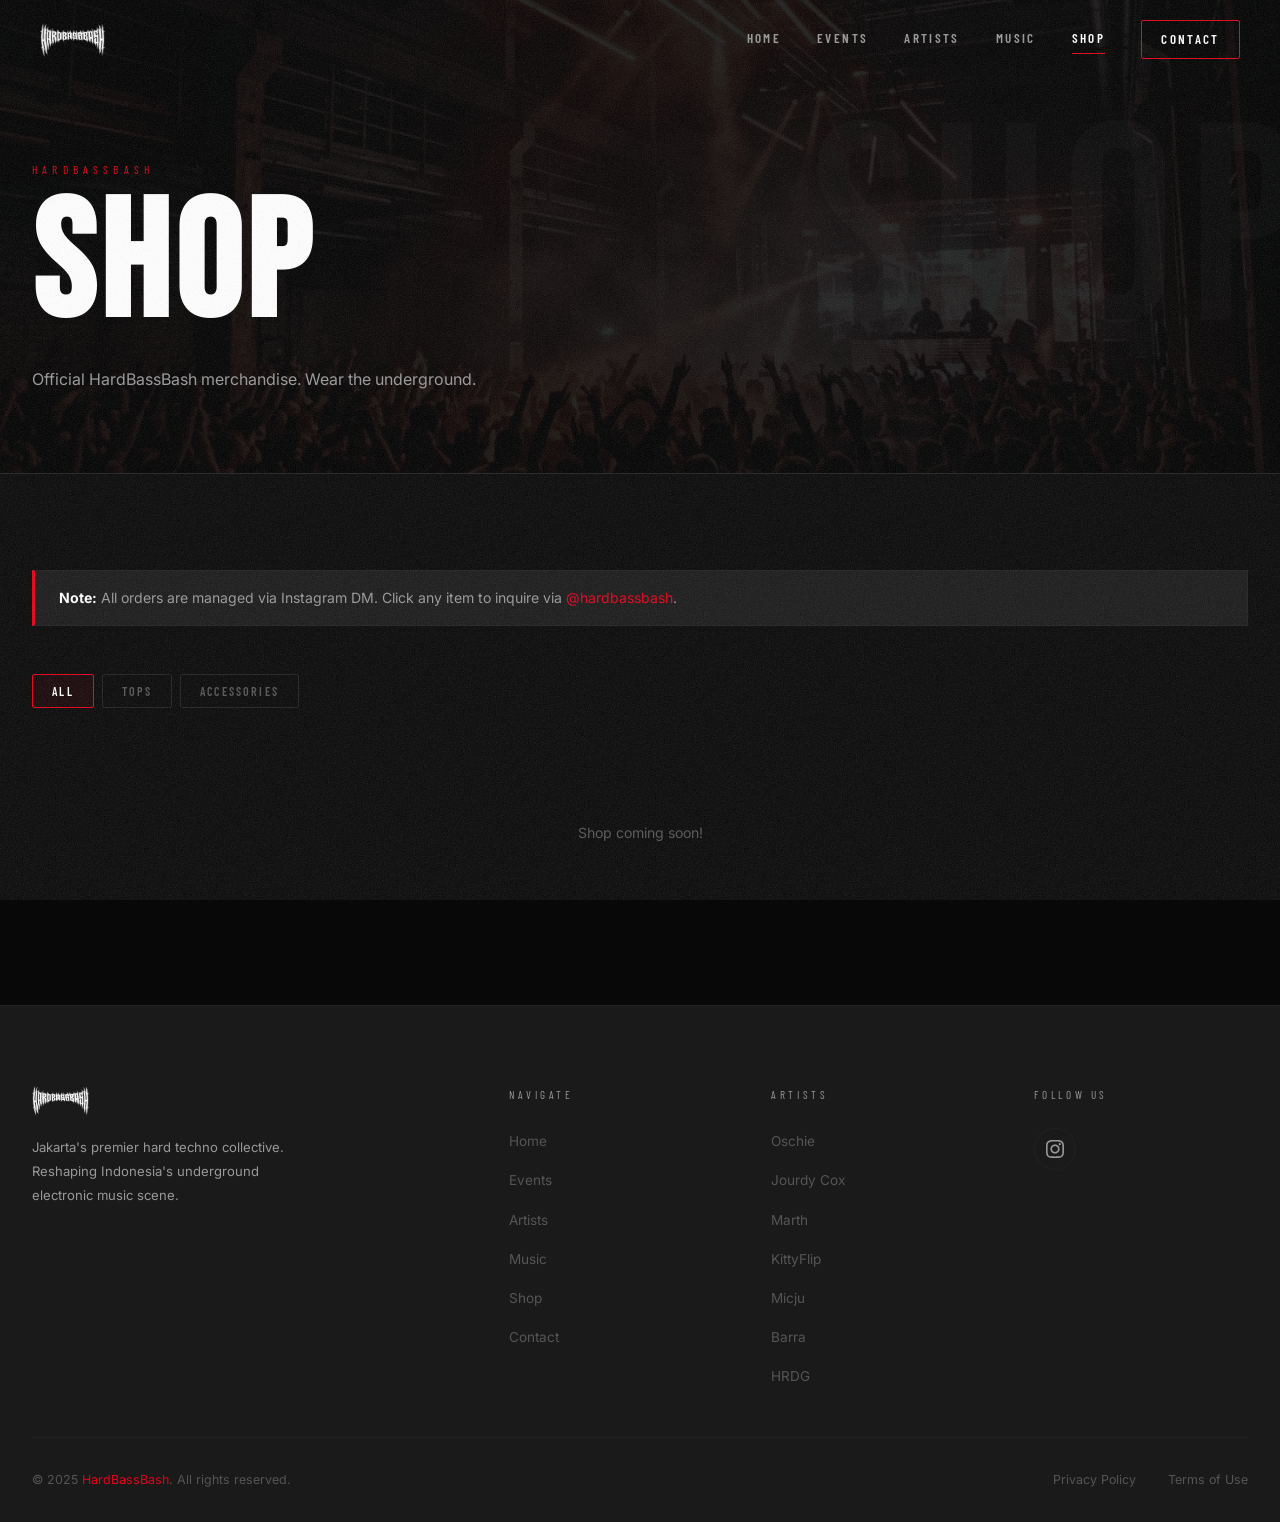
<file: landing-page/shop.html>
<!DOCTYPE html>
<html lang="en">
<head>
  <meta charset="UTF-8">
  <meta name="viewport" content="width=device-width, initial-scale=1.0">
  <title>Shop — HardBassBash</title>
  <meta name="description" content="Official HardBassBash merchandise. Represent Jakarta's hard techno collective.">
  <meta property="og:title" content="Shop — HardBassBash">
  <meta property="og:type" content="website">
  <script async src="https://www.googletagmanager.com/gtag/js?id=G-XXXXXXXXXX"></script>
  <script>window.dataLayer=window.dataLayer||[];function gtag(){dataLayer.push(arguments);}gtag('js',new Date());gtag('config','G-XXXXXXXXXX');</script>
  <link rel="stylesheet" href="css/style.css">
  <style>
    .shop-note {
      background: var(--bg-elevated);
      border: 1px solid var(--border);
      border-left: 3px solid var(--accent);
      padding: 1rem 1.5rem;
      margin-bottom: 3rem;
      font-size: 0.88rem;
      color: var(--text-secondary);
    }
    .shop-note strong { color: var(--text-primary); }

    /* Placeholder product image using CSS gradient */
    .product-placeholder {
      width: 100%;
      height: 100%;
      background: linear-gradient(135deg, #111 0%, #1a1a1a 50%, #0a0a0a 100%);
      display: flex;
      align-items: center;
      justify-content: center;
      font-family: var(--font-display);
      font-size: 3rem;
      color: var(--text-muted);
      aspect-ratio: 1;
    }
  </style>
</head>
<body>

  <!-- ===== NAVBAR ===== -->
  <nav class="navbar" id="navbar">
    <a href="index.html" class="navbar__logo"><img src="images/Logo_HARDBASSBASH_White.png" alt="HardBassBash"></a>
    <div class="navbar__links">
      <a href="index.html">Home</a>
      <a href="events.html">Events</a>
      <a href="artists.html">Artists</a>
      <a href="music.html">Music</a>
      <a href="shop.html" class="active">Shop</a>
      <a href="contact.html" class="navbar__cta">Contact</a>
    </div>
    <button class="navbar__hamburger" id="hamburger" aria-label="Toggle menu"><span></span><span></span><span></span></button>
  </nav>
  <div class="navbar__mobile" id="mobileNav">
    <a href="index.html">Home</a>
    <a href="events.html">Events</a>
    <a href="artists.html">Artists</a>
    <a href="music.html">Music</a>
    <a href="shop.html">Shop</a>
    <a href="contact.html">Contact</a>
  </div>

  <!-- ===== PAGE HERO ===== -->
  <div class="page-hero">
    <div class="page-hero__bg" style="background-image: url('images/hero_bg.png')"></div>
    <div class="page-hero__ghost">SHOP</div>
    <div class="container">
      <p class="page-hero__label">HardBassBash</p>
      <h1 class="page-hero__title">SHOP</h1>
      <p class="page-hero__subtitle">Official HardBassBash merchandise. Wear the underground.</p>
    </div>
  </div>

  <!-- ===== SHOP ===== -->
  <section class="section" id="products">
    <div class="container">
      <div class="shop-note">
        <strong>Note:</strong> All orders are managed via Instagram DM. Click any item to inquire via <a href="https://www.instagram.com/hardbassbash/" target="_blank" rel="noopener" style="color:var(--accent)">@hardbassbash</a>.
      </div>

      <div class="filter-bar" style="margin-bottom:3rem">
        <button class="filter-btn active" data-filter="all">All</button>
        <button class="filter-btn" data-filter="tops">Tops</button>
        <button class="filter-btn" data-filter="accessories">Accessories</button>
      </div>

      <div class="shop__grid" id="shopGrid">

        <!-- T-Shirt -->
        <div class="product-card reveal" data-category="tops">
          <div class="product-card__image">
            <img src="images/merch_tshirt.png" alt="HBB Tee Vol.1">
            <span class="product-card__tag">Available</span>
          </div>
          <div class="product-card__body">
            <div class="product-card__name">HBB Tee Vol.1</div>
            <div class="product-card__desc">Premium heavyweight cotton. Oversized fit. Black.</div>
            <div class="product-card__footer">
              <div class="product-card__price">IDR 250K</div>
              <a href="https://www.instagram.com/hardbassbash/" target="_blank" rel="noopener" class="btn btn-primary btn-sm">Order via IG</a>
            </div>
          </div>
        </div>

        <!-- Hoodie -->
        <div class="product-card reveal reveal-delay-1" data-category="tops">
          <div class="product-card__image">
            <img src="images/merch_tshirt.png" alt="HBB Hoodie Vol.1">
            <span class="product-card__tag">Limited</span>
          </div>
          <div class="product-card__body">
            <div class="product-card__name">HBB Hoodie Vol.1</div>
            <div class="product-card__desc">400gsm fleece. Kangaroo pocket. Oversized fit. Black.</div>
            <div class="product-card__footer">
              <div class="product-card__price">IDR 450K</div>
              <a href="https://www.instagram.com/hardbassbash/" target="_blank" rel="noopener" class="btn btn-primary btn-sm">Order via IG</a>
            </div>
          </div>
        </div>

        <!-- Tote Bag -->
        <div class="product-card reveal reveal-delay-2" data-category="accessories">
          <div class="product-card__image">
            <div class="product-placeholder">🛍</div>
            <span class="product-card__tag">Coming Soon</span>
          </div>
          <div class="product-card__body">
            <div class="product-card__name">HBB Tote Bag</div>
            <div class="product-card__desc">Heavy canvas tote. Logo print. Black &amp; White.</div>
            <div class="product-card__footer">
              <div class="product-card__price">IDR 150K</div>
              <a href="https://www.instagram.com/hardbassbash/" target="_blank" rel="noopener" class="btn btn-outline btn-sm">Notify Me</a>
            </div>
          </div>
        </div>

        <!-- Sticker Pack -->
        <div class="product-card reveal reveal-delay-3" data-category="accessories">
          <div class="product-card__image">
            <div class="product-placeholder">🎫</div>
            <span class="product-card__tag">Available</span>
          </div>
          <div class="product-card__body">
            <div class="product-card__name">HBB Sticker Pack</div>
            <div class="product-card__desc">Die-cut vinyl stickers. Set of 5 designs. Waterproof.</div>
            <div class="product-card__footer">
              <div class="product-card__price">IDR 50K</div>
              <a href="https://www.instagram.com/hardbassbash/" target="_blank" rel="noopener" class="btn btn-primary btn-sm">Order via IG</a>
            </div>
          </div>
        </div>

        <!-- Cap -->
        <div class="product-card reveal" data-category="accessories">
          <div class="product-card__image">
            <div class="product-placeholder">🧢</div>
            <span class="product-card__tag">Coming Soon</span>
          </div>
          <div class="product-card__body">
            <div class="product-card__name">HBB 6-Panel Cap</div>
            <div class="product-card__desc">Structured 6-panel. Embroidered logo. Black.</div>
            <div class="product-card__footer">
              <div class="product-card__price">IDR 200K</div>
              <a href="https://www.instagram.com/hardbassbash/" target="_blank" rel="noopener" class="btn btn-outline btn-sm">Notify Me</a>
            </div>
          </div>
        </div>

        <!-- Longsleeve -->
        <div class="product-card reveal reveal-delay-1" data-category="tops">
          <div class="product-card__image">
            <img src="images/merch_tshirt.png" alt="HBB Longsleeve">
            <span class="product-card__tag">Limited</span>
          </div>
          <div class="product-card__body">
            <div class="product-card__name">HBB Longsleeve</div>
            <div class="product-card__desc">Heavyweight cotton. Oversized fit. Back logo print. Black.</div>
            <div class="product-card__footer">
              <div class="product-card__price">IDR 300K</div>
              <a href="https://www.instagram.com/hardbassbash/" target="_blank" rel="noopener" class="btn btn-primary btn-sm">Order via IG</a>
            </div>
          </div>
        </div>

      </div>
    </div>
  </section>

  <!-- ===== FOOTER ===== -->
  <footer class="footer">
    <div class="container">
      <div class="footer__top">
        <div class="footer__brand">
          <img src="images/Logo_HARDBASSBASH_White.png" alt="HardBassBash">
          <p>Jakarta's premier hard techno collective. Reshaping Indonesia's underground electronic music scene.</p>
        </div>
        <div>
          <p class="footer__heading">Navigate</p>
          <ul class="footer__links">
            <li><a href="index.html">Home</a></li>
            <li><a href="events.html">Events</a></li>
            <li><a href="artists.html">Artists</a></li>
            <li><a href="music.html">Music</a></li>
            <li><a href="shop.html">Shop</a></li>
            <li><a href="contact.html">Contact</a></li>
          </ul>
        </div>
        <div>
          <p class="footer__heading">Artists</p>
          <ul class="footer__links">
            <li><a href="artists.html">Oschie</a></li>
            <li><a href="artists.html">Jourdy Cox</a></li>
            <li><a href="artists.html">Marth</a></li>
            <li><a href="artists.html">KittyFlip</a></li>
            <li><a href="artists.html">Micju</a></li>
            <li><a href="artists.html">Barra</a></li>
            <li><a href="artists.html">HRDG</a></li>
          </ul>
        </div>
        <div>
          <p class="footer__heading">Follow Us</p>
          <div class="footer__socials">
            <a href="https://www.instagram.com/hardbassbash/" target="_blank" rel="noopener" class="footer__social-link" title="Instagram">
              <svg width="18" height="18" viewBox="0 0 24 24" fill="currentColor"><path d="M12 2.163c3.204 0 3.584.012 4.85.07 3.252.148 4.771 1.691 4.919 4.919.058 1.265.069 1.645.069 4.849 0 3.205-.012 3.584-.069 4.849-.149 3.225-1.664 4.771-4.919 4.919-1.266.058-1.644.07-4.85.07-3.204 0-3.584-.012-4.849-.07-3.26-.149-4.771-1.699-4.919-4.92-.058-1.265-.07-1.644-.07-4.849 0-3.204.013-3.583.07-4.849.149-3.227 1.664-4.771 4.919-4.919 1.266-.057 1.645-.069 4.849-.069zm0-2.163c-3.259 0-3.667.014-4.947.072-4.358.2-6.78 2.618-6.98 6.98-.059 1.281-.073 1.689-.073 4.948 0 3.259.014 3.668.072 4.948.2 4.358 2.618 6.78 6.98 6.98 1.281.058 1.689.072 4.948.072 3.259 0 3.668-.014 4.948-.072 4.354-.2 6.782-2.618 6.979-6.98.059-1.28.073-1.689.073-4.948 0-3.259-.014-3.667-.072-4.947-.196-4.354-2.617-6.78-6.979-6.98-1.281-.059-1.69-.073-4.949-.073zm0 5.838c-3.403 0-6.162 2.759-6.162 6.162s2.759 6.163 6.162 6.163 6.162-2.759 6.162-6.163c0-3.403-2.759-6.162-6.162-6.162zm0 10.162c-2.209 0-4-1.79-4-4 0-2.209 1.791-4 4-4s4 1.791 4 4c0 2.21-1.791 4-4 4zm6.406-11.845c-.796 0-1.441.645-1.441 1.44s.645 1.44 1.441 1.44c.795 0 1.439-.645 1.439-1.44s-.644-1.44-1.439-1.44z"/></svg>
            </a>
          </div>
        </div>
      </div>
      <div class="footer__bottom">
        <p class="footer__copy">© 2025 <span>HardBassBash</span>. All rights reserved.</p>
        <div class="footer__bottom-links"><a href="#">Privacy Policy</a><a href="#">Terms of Use</a></div>
      </div>
    </div>
  </footer>
  <script src="js/main.js"></script>
  <script src="js/pocketbase.umd.js"></script>
  <script src="js/api.js"></script>
  <script>document.addEventListener('DOMContentLoaded', () => HBB.initShopPage());</script>
</body>
</html>
</file>
<file: landing-page/css/style.css>
/* ============================================================
   HARDBASSBASH — Global Design System
   Jakarta's Hard Techno Collective
   ============================================================ */

/* ===== IMPORT FONTS ===== */
@import url('https://fonts.googleapis.com/css2?family=Bebas+Neue&family=Barlow+Condensed:wght@400;500;600;700&family=Inter:wght@300;400;500;600&display=swap');

/* ===== CSS CUSTOM PROPERTIES ===== */
:root {
  --bg-primary:    #080808;
  --bg-surface:    #111111;
  --bg-elevated:   #1a1a1a;
  --accent:        #E5001A;
  --accent-dark:   #B5001A;
  --accent-glow:   rgba(229, 0, 26, 0.3);
  --accent-subtle: rgba(229, 0, 26, 0.08);
  --text-primary:  #FFFFFF;
  --text-secondary:#999999;
  --text-muted:    #555555;
  --border:        #222222;
  --border-light:  #2a2a2a;

  --font-display:  'Bebas Neue', sans-serif;
  --font-heading:  'Barlow Condensed', sans-serif;
  --font-body:     'Inter', sans-serif;

  --nav-height:    80px;
  --transition:    all 0.3s ease;
  --transition-slow: all 0.6s ease;
  --radius:        2px;
  --shadow-card:   0 20px 60px rgba(0, 0, 0, 0.6);
}

/* ===== RESET & BASE ===== */
*, *::before, *::after {
  margin: 0;
  padding: 0;
  box-sizing: border-box;
}

html {
  scroll-behavior: smooth;
  font-size: 16px;
}

body {
  background-color: var(--bg-primary);
  color: var(--text-primary);
  font-family: var(--font-body);
  line-height: 1.6;
  overflow-x: hidden;
}

/* Grain texture overlay */
body::after {
  content: '';
  position: fixed;
  inset: 0;
  pointer-events: none;
  z-index: 9998;
  opacity: 0.35;
  background-image: url("data:image/svg+xml,%3Csvg xmlns='http://www.w3.org/2000/svg' width='300' height='300'%3E%3Cfilter id='n'%3E%3CfeTurbulence type='fractalNoise' baseFrequency='0.85' numOctaves='4' stitchTiles='stitch'/%3E%3CfeColorMatrix type='saturate' values='0'/%3E%3C/filter%3E%3Crect width='300' height='300' filter='url(%23n)' opacity='0.4'/%3E%3C/svg%3E");
}

img       { max-width: 100%; height: auto; display: block; }
a         { text-decoration: none; color: inherit; }
ul, ol    { list-style: none; }
button    { cursor: pointer; border: none; background: none; font-family: inherit; }
input, textarea, select { font-family: inherit; }

/* ===== TYPOGRAPHY ===== */
h1, h2, h3 { font-family: var(--font-display); letter-spacing: 0.03em; line-height: 1; }
h4, h5, h6  { font-family: var(--font-heading); }

.section-label {
  font-family: var(--font-heading);
  font-size: 0.72rem;
  letter-spacing: 0.35em;
  text-transform: uppercase;
  color: var(--accent);
  font-weight: 600;
}

/* ===== LAYOUT ===== */
.container {
  max-width: 1280px;
  margin: 0 auto;
  padding: 0 2rem;
}

.section { padding: 6rem 0; }
.section--dark { background: var(--bg-surface); }

.section__header { margin-bottom: 4rem; }

.section__title {
  font-size: clamp(3rem, 8vw, 7rem);
  line-height: 0.9;
  margin-top: 0.5rem;
}

/* ===== NAVBAR ===== */
.navbar {
  position: fixed;
  top: 0; left: 0; right: 0;
  z-index: 1000;
  height: var(--nav-height);
  display: flex;
  align-items: center;
  justify-content: space-between;
  padding: 0 2.5rem;
  transition: var(--transition);
  border-bottom: 1px solid transparent;
}

.navbar.scrolled {
  background: rgba(8, 8, 8, 0.96);
  border-bottom-color: var(--border);
  backdrop-filter: blur(12px);
  -webkit-backdrop-filter: blur(12px);
}

.navbar__logo img {
  height: 34px;
  width: auto;
  transition: var(--transition);
}

.navbar__logo img:hover { opacity: 0.75; }

.navbar__links {
  display: flex;
  gap: 2.25rem;
  align-items: center;
}

.navbar__links a {
  font-family: var(--font-heading);
  font-size: 0.82rem;
  font-weight: 600;
  letter-spacing: 0.18em;
  text-transform: uppercase;
  color: var(--text-secondary);
  transition: var(--transition);
  position: relative;
  padding-bottom: 2px;
}

.navbar__links a::after {
  content: '';
  position: absolute;
  bottom: -3px; left: 0;
  width: 0; height: 1px;
  background: var(--accent);
  transition: width 0.3s ease;
}

.navbar__links a:hover,
.navbar__links a.active { color: var(--text-primary); }

.navbar__links a:hover::after,
.navbar__links a.active::after { width: 100%; }

.navbar__cta {
  color: var(--text-primary) !important;
  padding: 0.5rem 1.2rem !important;
  border: 1px solid var(--accent) !important;
  border-radius: var(--radius);
  background: transparent;
  transition: var(--transition);
}

.navbar__cta:hover {
  background: var(--accent) !important;
  box-shadow: 0 0 20px var(--accent-glow);
}

.navbar__cta::after { display: none !important; }

/* Hamburger */
.navbar__hamburger {
  display: none;
  flex-direction: column;
  gap: 5px;
  width: 28px;
  cursor: pointer;
}

.navbar__hamburger span {
  display: block;
  height: 2px;
  background: var(--text-primary);
  border-radius: 1px;
  transition: var(--transition);
}

.navbar__hamburger.active span:nth-child(1) { transform: translateY(7px) rotate(45deg); }
.navbar__hamburger.active span:nth-child(2) { opacity: 0; transform: scaleX(0); }
.navbar__hamburger.active span:nth-child(3) { transform: translateY(-7px) rotate(-45deg); }

/* Mobile nav */
.navbar__mobile {
  display: none;
  position: fixed;
  top: var(--nav-height);
  left: 0; right: 0;
  background: rgba(8, 8, 8, 0.98);
  backdrop-filter: blur(12px);
  border-bottom: 1px solid var(--border);
  padding: 2rem 2.5rem;
  flex-direction: column;
  gap: 0;
  z-index: 999;
}

.navbar__mobile.open { display: flex; }

.navbar__mobile a {
  font-family: var(--font-heading);
  font-size: 1.6rem;
  font-weight: 600;
  letter-spacing: 0.12em;
  text-transform: uppercase;
  color: var(--text-secondary);
  transition: var(--transition);
  border-bottom: 1px solid var(--border);
  padding: 1.25rem 0;
}

.navbar__mobile a:last-child { border-bottom: none; }
.navbar__mobile a:hover { color: var(--text-primary); padding-left: 0.5rem; }

/* ===== BUTTONS ===== */
.btn {
  display: inline-flex;
  align-items: center;
  gap: 0.5rem;
  font-family: var(--font-heading);
  font-size: 0.82rem;
  font-weight: 700;
  letter-spacing: 0.2em;
  text-transform: uppercase;
  padding: 0.9rem 2.25rem;
  border-radius: var(--radius);
  transition: var(--transition);
  cursor: pointer;
  border: 1px solid transparent;
}

.btn-primary {
  background: var(--accent);
  color: var(--text-primary);
  border-color: var(--accent);
}

.btn-primary:hover {
  background: var(--accent-dark);
  border-color: var(--accent-dark);
  box-shadow: 0 0 35px var(--accent-glow);
  transform: translateY(-2px);
}

.btn-outline {
  background: transparent;
  color: var(--text-primary);
  border-color: rgba(255,255,255,0.3);
}

.btn-outline:hover {
  border-color: var(--accent);
  color: var(--accent);
  transform: translateY(-2px);
}

.btn-sm {
  font-size: 0.72rem;
  padding: 0.6rem 1.25rem;
}

/* ===== HERO ===== */
.hero {
  position: relative;
  width: 100%;
  height: 100vh;
  min-height: 700px;
  display: flex;
  align-items: center;
  justify-content: center;
  overflow: hidden;
}

.hero__bg {
  position: absolute;
  inset: 0;
  background-size: cover;
  background-position: center top;
  background-repeat: no-repeat;
  filter: brightness(0.3);
  transform: scale(1.06);
  transition: transform 10s ease;
  will-change: transform;
}

.hero:hover .hero__bg { transform: scale(1); }

.hero__bg::after {
  content: '';
  position: absolute;
  inset: 0;
  background: linear-gradient(
    to bottom,
    rgba(8,8,8,0.1) 0%,
    rgba(8,8,8,0.05) 30%,
    rgba(8,8,8,0.5) 75%,
    rgba(8,8,8,1) 100%
  );
}

.hero__content {
  position: relative;
  z-index: 10;
  text-align: center;
  padding: 0 1.5rem;
  max-width: 900px;
}

.hero__logo {
  width: min(420px, 75vw);
  margin: 0 auto 2rem;
  animation: fadeInDown 1s ease both;
  filter: drop-shadow(0 0 40px rgba(229, 0, 26, 0.2));
}

.hero__tagline {
  font-family: var(--font-heading);
  font-size: clamp(0.7rem, 2vw, 0.9rem);
  letter-spacing: 0.5em;
  text-transform: uppercase;
  color: var(--text-secondary);
  margin-bottom: 0.75rem;
  animation: fadeIn 1s ease 0.4s both;
}

.hero__title {
  font-size: clamp(4rem, 14vw, 12rem);
  line-height: 0.82;
  margin-bottom: 0.5rem;
  animation: fadeInUp 1s ease 0.2s both;
}

.hero__title .glitch {
  position: relative;
  display: inline-block;
  color: var(--text-primary);
}

.hero__title .accent { color: var(--accent); }

.hero__subtitle {
  font-family: var(--font-heading);
  font-size: clamp(0.75rem, 2vw, 0.9rem);
  letter-spacing: 0.55em;
  text-transform: uppercase;
  color: var(--text-muted);
  margin-bottom: 3rem;
  animation: fadeIn 1s ease 0.6s both;
}

.hero__actions {
  display: flex;
  gap: 1rem;
  justify-content: center;
  flex-wrap: wrap;
  animation: fadeInUp 1s ease 0.7s both;
}

.hero__scroll {
  position: absolute;
  bottom: 2.5rem;
  left: 50%;
  transform: translateX(-50%);
  display: flex;
  flex-direction: column;
  align-items: center;
  gap: 0.6rem;
  color: var(--text-muted);
  font-family: var(--font-heading);
  font-size: 0.6rem;
  letter-spacing: 0.35em;
  text-transform: uppercase;
  animation: bounceDown 2.5s ease infinite;
}

.hero__scroll::after {
  content: '';
  width: 1px;
  height: 40px;
  background: linear-gradient(to bottom, var(--text-muted), transparent);
}

/* ===== MARQUEE ===== */
.marquee-section {
  background: var(--accent);
  padding: 1rem 0;
  overflow: hidden;
  position: relative;
  z-index: 5;
}

.marquee-track {
  display: flex;
  white-space: nowrap;
  animation: marquee 25s linear infinite;
}

.marquee-item {
  font-family: var(--font-display);
  font-size: 1.1rem;
  letter-spacing: 0.25em;
  text-transform: uppercase;
  padding: 0 1.5rem;
  color: rgba(255,255,255,0.95);
  display: flex;
  align-items: center;
  gap: 1.5rem;
}

.marquee-item::after {
  content: '✦';
  font-size: 0.7rem;
  color: rgba(255,255,255,0.5);
}

/* ===== ABOUT ===== */
.about {
  padding: 7rem 0;
}

.about__grid {
  display: grid;
  grid-template-columns: 1.2fr 1fr;
  gap: 6rem;
  align-items: center;
}

.about__label { margin-bottom: 1rem; }

.about__text h2 {
  font-size: clamp(3rem, 6vw, 5.5rem);
  line-height: 0.92;
  margin-bottom: 2rem;
}

.about__text p {
  color: var(--text-secondary);
  line-height: 1.85;
  margin-bottom: 1.25rem;
  font-size: 0.95rem;
}

.about__stats {
  display: grid;
  grid-template-columns: 1fr 1fr;
  gap: 1rem;
  margin-top: 3rem;
}

.stat {
  padding: 1.5rem;
  border: 1px solid var(--border);
  border-top: 2px solid var(--accent);
  background: var(--bg-surface);
  transition: var(--transition);
}

.stat:hover { border-top-color: var(--accent); background: var(--bg-elevated); }

.stat__number {
  font-family: var(--font-display);
  font-size: 3rem;
  color: var(--accent);
  line-height: 1;
}

.stat__label {
  font-family: var(--font-heading);
  font-size: 0.7rem;
  letter-spacing: 0.25em;
  text-transform: uppercase;
  color: var(--text-secondary);
  margin-top: 0.3rem;
}

.about__visual { position: relative; }

.about__image-wrap {
  position: relative;
  overflow: hidden;
}

.about__image-wrap::before {
  content: '';
  position: absolute;
  inset: 0;
  background: linear-gradient(to right, var(--bg-primary) 0%, transparent 25%);
  z-index: 2;
}

.about__image {
  width: 100%;
  aspect-ratio: 2/3;
  object-fit: cover;
  filter: grayscale(30%);
}

.about__border {
  position: absolute;
  top: 20px; right: -20px;
  bottom: -20px; left: 20px;
  border: 1px solid var(--accent);
  z-index: -1;
  pointer-events: none;
}

/* ===== CITIES ===== */
.cities {
  padding: 0;
  border-top: 1px solid var(--border);
}

.cities__grid {
  display: grid;
  grid-template-columns: repeat(4, 1fr);
}

.city-card {
  position: relative;
  aspect-ratio: 3/4;
  overflow: hidden;
  cursor: pointer;
  border-right: 1px solid var(--border);
}

.city-card:last-child { border-right: none; }

.city-card__bg {
  position: absolute;
  inset: 0;
  background-size: cover;
  background-position: center;
  filter: brightness(0.35) grayscale(40%);
  transition: var(--transition-slow);
}

.city-card:hover .city-card__bg {
  filter: brightness(0.5) grayscale(0%);
  transform: scale(1.08);
}

.city-card__content {
  position: absolute;
  inset: 0;
  z-index: 2;
  display: flex;
  flex-direction: column;
  justify-content: flex-end;
  padding: 2rem 1.5rem;
  background: linear-gradient(to top, rgba(8,8,8,0.92) 0%, transparent 55%);
}

.city-card__num {
  font-family: var(--font-display);
  font-size: 0.85rem;
  color: var(--accent);
  letter-spacing: 0.1em;
  margin-bottom: 0.25rem;
}

.city-card__name {
  font-family: var(--font-display);
  font-size: clamp(1.5rem, 2.5vw, 2.5rem);
  color: var(--text-primary);
  line-height: 1;
}

.city-card__events {
  font-family: var(--font-heading);
  font-size: 0.68rem;
  letter-spacing: 0.3em;
  text-transform: uppercase;
  color: var(--text-muted);
  margin-top: 0.4rem;
}

/* ===== EVENT CARDS ===== */
.events__grid {
  display: grid;
  grid-template-columns: repeat(auto-fill, minmax(340px, 1fr));
  gap: 1.5rem;
}

.event-card {
  position: relative;
  overflow: hidden;
  border: 1px solid var(--border);
  background: var(--bg-surface);
  transition: var(--transition);
  cursor: pointer;
}

.event-card:hover {
  border-color: var(--accent);
  transform: translateY(-5px);
  box-shadow: var(--shadow-card);
}

.event-card__image {
  position: relative;
  aspect-ratio: 16/9;
  overflow: hidden;
}

.event-card__image img {
  width: 100%;
  height: 100%;
  object-fit: cover;
  filter: grayscale(25%);
  transition: var(--transition-slow);
}

.event-card:hover .event-card__image img {
  filter: grayscale(0%);
  transform: scale(1.06);
}

.event-card__badge {
  position: absolute;
  top: 1rem; left: 1rem;
  background: var(--accent);
  color: #fff;
  font-family: var(--font-heading);
  font-size: 0.62rem;
  font-weight: 700;
  letter-spacing: 0.22em;
  text-transform: uppercase;
  padding: 0.3rem 0.75rem;
  border-radius: 1px;
}

.event-card__badge--past {
  background: rgba(0,0,0,0.7);
  border: 1px solid var(--border-light);
  color: var(--text-secondary);
}

.event-card__body { padding: 1.5rem; }

.event-card__date {
  font-family: var(--font-heading);
  font-size: 0.72rem;
  letter-spacing: 0.28em;
  text-transform: uppercase;
  color: var(--accent);
  margin-bottom: 0.5rem;
}

.event-card__title {
  font-family: var(--font-display);
  font-size: 1.6rem;
  line-height: 1;
  margin-bottom: 0.5rem;
}

.event-card__venue {
  font-size: 0.82rem;
  color: var(--text-secondary);
  margin-bottom: 1.25rem;
  display: flex;
  align-items: center;
  gap: 0.4rem;
}

.event-card__footer {
  display: flex;
  justify-content: space-between;
  align-items: center;
  padding-top: 1rem;
  border-top: 1px solid var(--border);
}

.event-card__city-tag {
  font-family: var(--font-heading);
  font-size: 0.68rem;
  letter-spacing: 0.22em;
  text-transform: uppercase;
  color: var(--text-muted);
}

/* ===== ARTIST CARDS ===== */
.artists__grid {
  display: grid;
  grid-template-columns: repeat(auto-fill, minmax(260px, 1fr));
  gap: 1.25rem;
}

.artist-card {
  position: relative;
  overflow: hidden;
  cursor: pointer;
  border: 1px solid var(--border);
  transition: var(--transition);
}

.artist-card:hover {
  border-color: var(--accent);
  box-shadow: 0 0 30px rgba(229, 0, 26, 0.15);
}

.artist-card__image {
  aspect-ratio: 3/4;
  overflow: hidden;
}

.artist-card__image img {
  width: 100%;
  height: 100%;
  object-fit: cover;
  object-position: top;
  filter: grayscale(40%);
  transition: var(--transition-slow);
}

.artist-card:hover .artist-card__image img {
  filter: grayscale(0%);
  transform: scale(1.05);
}

.artist-card__overlay {
  position: absolute;
  inset: 0;
  background: linear-gradient(
    to top,
    rgba(8,8,8,0.98) 0%,
    rgba(8,8,8,0.6) 35%,
    transparent 65%
  );
  display: flex;
  flex-direction: column;
  justify-content: flex-end;
  padding: 1.5rem;
  transition: var(--transition);
}

.artist-card__name {
  font-family: var(--font-display);
  font-size: 1.9rem;
  line-height: 1;
  margin-bottom: 0.2rem;
  transition: var(--transition);
}

.artist-card:hover .artist-card__name { color: var(--text-primary); }

.artist-card__role {
  font-family: var(--font-heading);
  font-size: 0.65rem;
  letter-spacing: 0.32em;
  text-transform: uppercase;
  color: var(--accent);
}

.artist-card__social {
  display: flex;
  gap: 0.6rem;
  margin-top: 1rem;
  opacity: 0;
  transform: translateY(12px);
  transition: var(--transition);
}

.artist-card:hover .artist-card__social {
  opacity: 1;
  transform: translateY(0);
}

.artist-card__social a {
  width: 34px; height: 34px;
  border: 1px solid rgba(255,255,255,0.15);
  border-radius: 50%;
  display: flex;
  align-items: center;
  justify-content: center;
  font-size: 0.75rem;
  color: var(--text-secondary);
  transition: var(--transition);
}

.artist-card__social a:hover {
  border-color: var(--accent);
  color: #fff;
  background: var(--accent);
}

/* ===== RELEASE CARDS ===== */
.releases__grid {
  display: grid;
  grid-template-columns: repeat(auto-fill, minmax(210px, 1fr));
  gap: 1.5rem;
}

.release-card {
  cursor: pointer;
  transition: var(--transition);
}

.release-card:hover { transform: translateY(-5px); }

.release-card__cover {
  aspect-ratio: 1;
  overflow: hidden;
  position: relative;
  margin-bottom: 1rem;
  background: var(--bg-surface);
}

.release-card__cover img {
  width: 100%;
  height: 100%;
  object-fit: cover;
  transition: var(--transition-slow);
}

.release-card:hover .release-card__cover img { transform: scale(1.06); }

.release-card__play {
  position: absolute;
  inset: 0;
  display: flex;
  align-items: center;
  justify-content: center;
  background: rgba(229, 0, 26, 0.85);
  opacity: 0;
  transition: var(--transition);
  font-size: 2.5rem;
}

.release-card:hover .release-card__play { opacity: 1; }

.release-card__title {
  font-family: var(--font-heading);
  font-weight: 700;
  font-size: 1rem;
  letter-spacing: 0.05em;
  text-transform: uppercase;
  margin-bottom: 0.25rem;
}

.release-card__artist {
  font-size: 0.82rem;
  color: var(--text-secondary);
}

.release-card__type {
  font-family: var(--font-heading);
  font-size: 0.62rem;
  letter-spacing: 0.28em;
  text-transform: uppercase;
  color: var(--accent);
  margin-top: 0.3rem;
}

/* ===== SHOP CARDS ===== */
.shop__grid {
  display: grid;
  grid-template-columns: repeat(auto-fill, minmax(280px, 1fr));
  gap: 2rem;
}

.product-card {
  cursor: pointer;
  border: 1px solid var(--border);
  background: var(--bg-surface);
  overflow: hidden;
  transition: var(--transition);
}

.product-card:hover {
  border-color: var(--accent);
  transform: translateY(-5px);
  box-shadow: var(--shadow-card);
}

.product-card__image {
  aspect-ratio: 1;
  overflow: hidden;
  position: relative;
  background: var(--bg-elevated);
}

.product-card__image img {
  width: 100%;
  height: 100%;
  object-fit: cover;
  transition: var(--transition-slow);
}

.product-card:hover .product-card__image img { transform: scale(1.06); }

.product-card__tag {
  position: absolute;
  top: 1rem; right: 1rem;
  background: var(--accent);
  color: #fff;
  font-family: var(--font-heading);
  font-size: 0.6rem;
  font-weight: 700;
  letter-spacing: 0.2em;
  text-transform: uppercase;
  padding: 0.25rem 0.6rem;
  border-radius: 1px;
}

.product-card__body { padding: 1.5rem; }

.product-card__name {
  font-family: var(--font-heading);
  font-weight: 700;
  font-size: 1.05rem;
  letter-spacing: 0.08em;
  text-transform: uppercase;
  margin-bottom: 0.25rem;
}

.product-card__desc {
  font-size: 0.82rem;
  color: var(--text-secondary);
  margin-bottom: 1rem;
}

.product-card__footer {
  display: flex;
  justify-content: space-between;
  align-items: center;
}

.product-card__price {
  font-family: var(--font-display);
  font-size: 1.6rem;
  color: var(--accent);
}

/* ===== PAGE HERO ===== */
.page-hero {
  padding-top: calc(var(--nav-height) + 5rem);
  padding-bottom: 5rem;
  position: relative;
  overflow: hidden;
  background: var(--bg-primary);
  border-bottom: 1px solid var(--border);
}

.page-hero__bg {
  position: absolute;
  inset: 0;
  background-size: cover;
  background-position: center;
  filter: brightness(0.12) grayscale(50%);
  z-index: 0;
}

.page-hero__ghost {
  position: absolute;
  font-family: var(--font-display);
  font-size: clamp(9rem, 22vw, 20rem);
  color: rgba(255,255,255,0.018);
  top: 50%;
  right: -2rem;
  transform: translateY(-50%);
  white-space: nowrap;
  pointer-events: none;
  letter-spacing: 0.05em;
  z-index: 1;
}

.page-hero .container { position: relative; z-index: 2; }

.page-hero__label {
  font-family: var(--font-heading);
  font-size: 0.72rem;
  letter-spacing: 0.45em;
  text-transform: uppercase;
  color: var(--accent);
  margin-bottom: 1rem;
}

.page-hero__title {
  font-size: clamp(4.5rem, 13vw, 11rem);
  line-height: 0.88;
}

.page-hero__subtitle {
  font-size: 1rem;
  color: var(--text-secondary);
  max-width: 520px;
  margin-top: 1.5rem;
  line-height: 1.75;
}

/* ===== FILTER BAR ===== */
.filter-bar {
  display: flex;
  gap: 0.5rem;
  flex-wrap: wrap;
  margin-bottom: 3rem;
}

.filter-btn {
  font-family: var(--font-heading);
  font-size: 0.75rem;
  font-weight: 600;
  letter-spacing: 0.18em;
  text-transform: uppercase;
  padding: 0.55rem 1.2rem;
  border: 1px solid var(--border);
  border-radius: var(--radius);
  color: var(--text-muted);
  background: transparent;
  cursor: pointer;
  transition: var(--transition);
}

.filter-btn:hover,
.filter-btn.active {
  border-color: var(--accent);
  color: var(--text-primary);
  background: var(--accent-subtle);
}

/* ===== CONTACT ===== */
.contact__grid {
  display: grid;
  grid-template-columns: 1fr 1.6fr;
  gap: 5rem;
}

.contact__info h3 {
  font-family: var(--font-display);
  font-size: 2.5rem;
  margin-bottom: 1rem;
  line-height: 1;
}

.contact__info p {
  color: var(--text-secondary);
  font-size: 0.92rem;
  line-height: 1.85;
  margin-bottom: 2rem;
}

.contact__social {
  display: flex;
  flex-direction: column;
  gap: 0.75rem;
}

.social-link {
  display: flex;
  align-items: center;
  gap: 1rem;
  padding: 1rem 1.25rem;
  border: 1px solid var(--border);
  border-radius: var(--radius);
  font-family: var(--font-heading);
  font-size: 0.8rem;
  font-weight: 600;
  letter-spacing: 0.12em;
  text-transform: uppercase;
  color: var(--text-secondary);
  transition: var(--transition);
}

.social-link__icon { font-size: 1.1rem; }

.social-link:hover {
  border-color: var(--accent);
  color: var(--text-primary);
  background: var(--accent-subtle);
  transform: translateX(4px);
}

.contact__form { display: flex; flex-direction: column; gap: 1.25rem; }

.form-group { display: flex; flex-direction: column; gap: 0.5rem; }

.form-row {
  display: grid;
  grid-template-columns: 1fr 1fr;
  gap: 1.25rem;
}

.form-label {
  font-family: var(--font-heading);
  font-size: 0.7rem;
  letter-spacing: 0.25em;
  text-transform: uppercase;
  color: var(--text-secondary);
}

.form-input,
.form-select,
.form-textarea {
  background: var(--bg-surface);
  border: 1px solid var(--border);
  color: var(--text-primary);
  padding: 0.85rem 1rem;
  font-size: 0.9rem;
  border-radius: var(--radius);
  transition: var(--transition);
  width: 100%;
  appearance: none;
}

.form-input::placeholder,
.form-textarea::placeholder { color: var(--text-muted); }

.form-input:focus,
.form-select:focus,
.form-textarea:focus {
  outline: none;
  border-color: var(--accent);
  background: var(--bg-elevated);
}

.form-select option { background: var(--bg-surface); color: var(--text-primary); }
.form-textarea { resize: vertical; min-height: 140px; }

/* ===== FOOTER ===== */
.footer {
  background: var(--bg-elevated);
  border-top: 1px solid var(--border);
  padding: 5rem 0 2rem;
}

.footer__top {
  display: grid;
  grid-template-columns: 2fr 1fr 1fr 1fr;
  gap: 3rem;
  padding-bottom: 3rem;
  border-bottom: 1px solid var(--border);
  margin-bottom: 2rem;
}

.footer__brand img {
  height: 30px;
  margin-bottom: 1.25rem;
}

.footer__brand p {
  font-size: 0.82rem;
  color: var(--text-secondary);
  line-height: 1.8;
  max-width: 260px;
}

.footer__heading {
  font-family: var(--font-heading);
  font-size: 0.7rem;
  letter-spacing: 0.32em;
  text-transform: uppercase;
  color: var(--text-secondary);
  margin-bottom: 1.5rem;
}

.footer__links {
  display: flex;
  flex-direction: column;
  gap: 0.85rem;
}

.footer__links a {
  font-size: 0.85rem;
  color: var(--text-muted);
  transition: var(--transition);
}

.footer__links a:hover { color: var(--text-primary); }

.footer__socials {
  display: flex;
  flex-wrap: wrap;
  gap: 0.75rem;
}

.footer__social-link {
  width: 42px; height: 42px;
  border: 1px solid var(--border);
  border-radius: 50%;
  display: flex;
  align-items: center;
  justify-content: center;
  color: var(--text-secondary);
  font-size: 0.95rem;
  transition: var(--transition);
}

.footer__social-link:hover {
  border-color: var(--accent);
  color: #fff;
  background: var(--accent);
}

.footer__bottom {
  display: flex;
  justify-content: space-between;
  align-items: center;
  flex-wrap: wrap;
  gap: 1rem;
}

.footer__copy {
  font-size: 0.78rem;
  color: var(--text-muted);
}

.footer__copy span { color: var(--accent); }

.footer__bottom-links {
  display: flex;
  gap: 2rem;
}

.footer__bottom-links a {
  font-size: 0.78rem;
  color: var(--text-muted);
  transition: var(--transition);
}

.footer__bottom-links a:hover { color: var(--text-secondary); }

/* ===== SCROLL REVEAL ===== */
.reveal {
  opacity: 0;
  transform: translateY(28px);
  transition: opacity 0.75s ease, transform 0.75s ease;
}

.reveal.visible {
  opacity: 1;
  transform: translateY(0);
}

.reveal-delay-1 { transition-delay: 0.1s; }
.reveal-delay-2 { transition-delay: 0.2s; }
.reveal-delay-3 { transition-delay: 0.3s; }
.reveal-delay-4 { transition-delay: 0.4s; }

/* ===== GLITCH ANIMATION ===== */
.glitch::before,
.glitch::after {
  content: attr(data-text);
  position: absolute;
  top: 0; left: 0;
  width: 100%;
  height: 100%;
}

.glitch::before {
  color: var(--accent);
  animation: glitch-top 4s ease infinite;
  clip-path: polygon(0 0, 100% 0, 100% 40%, 0 40%);
}

.glitch::after {
  color: #00aaff;
  animation: glitch-bot 4s ease infinite;
  clip-path: polygon(0 60%, 100% 60%, 100% 100%, 0 100%);
}

@keyframes glitch-top {
  0%, 90%, 100% { transform: translate(0); opacity: 0; }
  92% { transform: translate(-4px, 1px); opacity: 1; }
  94% { transform: translate(4px, -1px); opacity: 1; }
  96% { transform: translate(-2px, 2px); opacity: 1; }
  98% { transform: translate(0); opacity: 0; }
}

@keyframes glitch-bot {
  0%, 90%, 100% { transform: translate(0); opacity: 0; }
  91% { transform: translate(4px, -2px); opacity: 1; }
  93% { transform: translate(-4px, 1px); opacity: 1; }
  95% { transform: translate(2px, -1px); opacity: 1; }
  97% { transform: translate(0); opacity: 0; }
}

/* ===== KEYFRAMES ===== */
@keyframes fadeIn {
  from { opacity: 0; }
  to   { opacity: 1; }
}

@keyframes fadeInUp {
  from { opacity: 0; transform: translateY(32px); }
  to   { opacity: 1; transform: translateY(0); }
}

@keyframes fadeInDown {
  from { opacity: 0; transform: translateY(-20px); }
  to   { opacity: 1; transform: translateY(0); }
}

@keyframes bounceDown {
  0%, 100% { transform: translateX(-50%) translateY(0); }
  50%       { transform: translateX(-50%) translateY(10px); }
}

@keyframes marquee {
  from { transform: translateX(0); }
  to   { transform: translateX(-50%); }
}

/* ===== UTILITY ===== */
.text-accent   { color: var(--accent); }
.text-center   { text-align: center; }
.text-muted    { color: var(--text-secondary); }
.mt-1          { margin-top: 1rem; }
.mt-2          { margin-top: 2rem; }
.flex-center   { display: flex; align-items: center; justify-content: center; }

/* ===== DIVIDER ===== */
.divider {
  height: 1px;
  background: linear-gradient(to right, transparent, var(--border), transparent);
  margin: 0;
}

/* ===== RESPONSIVE ===== */
@media (max-width: 1100px) {
  .about__grid       { grid-template-columns: 1fr; }
  .about__visual     { display: none; }
  .footer__top       { grid-template-columns: 1fr 1fr; }
  .cities__grid      { grid-template-columns: repeat(2, 1fr); }
}

@media (max-width: 768px) {
  :root { --nav-height: 68px; }

  .navbar__links    { display: none; }
  .navbar__hamburger { display: flex; }

  .section          { padding: 4rem 0; }
  .about__stats     { grid-template-columns: 1fr 1fr; }
  .events__grid     { grid-template-columns: 1fr; }
  .artists__grid    { grid-template-columns: repeat(2, 1fr); }
  .releases__grid   { grid-template-columns: repeat(2, 1fr); }
  .shop__grid       { grid-template-columns: 1fr; }
  .contact__grid    { grid-template-columns: 1fr; gap: 3rem; }
  .footer__top      { grid-template-columns: 1fr; gap: 2rem; }
  .footer__bottom   { flex-direction: column; text-align: center; }
  .footer__bottom-links { justify-content: center; }
  .cities__grid     { grid-template-columns: repeat(2, 1fr); }
  .form-row         { grid-template-columns: 1fr; }
}

@media (max-width: 480px) {
  .artists__grid  { grid-template-columns: 1fr; }
  .releases__grid { grid-template-columns: 1fr; }
  .hero__actions  { flex-direction: column; align-items: center; }
}

/* ===== POCKETBASE — LOADING / STATE ===== */
.hbb-loading {
  grid-column: 1 / -1;
  display: flex;
  align-items: center;
  justify-content: center;
  gap: 0.75rem;
  padding: 5rem 2rem;
  font-family: var(--font-heading);
  font-size: 0.72rem;
  letter-spacing: 0.3em;
  text-transform: uppercase;
  color: var(--text-muted);
}

.hbb-spinner {
  display: inline-block;
  width: 20px;
  height: 20px;
  border: 2px solid var(--border);
  border-top-color: var(--accent);
  border-radius: 50%;
  animation: hbbSpin 0.7s linear infinite;
  flex-shrink: 0;
}

@keyframes hbbSpin { to { transform: rotate(360deg); } }

.hbb-empty {
  grid-column: 1 / -1;
  padding: 4rem 2rem;
  text-align: center;
  font-size: 0.88rem;
  color: var(--text-muted);
  line-height: 1.8;
}

.hbb-error {
  grid-column: 1 / -1;
  padding: 2rem;
  border: 1px solid rgba(229, 0, 26, 0.25);
  border-left: 3px solid var(--accent);
  background: var(--accent-subtle);
  font-size: 0.85rem;
  color: var(--text-secondary);
}

/* Contact form — success state */
.hbb-success {
  text-align: center;
  padding: 4rem 2rem;
  border: 1px solid var(--border);
  background: var(--bg-surface);
}

.hbb-success__icon {
  width: 64px;
  height: 64px;
  border-radius: 50%;
  background: var(--accent);
  display: flex;
  align-items: center;
  justify-content: center;
  font-size: 2rem;
  margin: 0 auto 1.5rem;
}

.hbb-success h3 {
  font-family: var(--font-display);
  font-size: 2.5rem;
  margin-bottom: 0.75rem;
}

.hbb-success p {
  color: var(--text-secondary);
  font-size: 0.9rem;
  line-height: 1.8;
}

/* ===== RICH TEXT IN ARTIST BIO — normalize formatting ===== */
.artist-full-card__bio strong,
.artist-full-card__bio b {
  font-weight: 500;
  color: var(--text-primary);
}
.artist-full-card__bio em,
.artist-full-card__bio i {
  font-style: italic;
  color: var(--text-secondary);
}
/* Home page artist card bio */
.artist-card__role strong,
.artist-card__role b { font-weight: 600; }
.hbb-form-error {
  padding: 0.9rem 1.25rem;
  border-left: 3px solid var(--accent);
  background: var(--accent-subtle);
  border-radius: var(--radius);
  font-size: 0.85rem;
  color: var(--text-secondary);
  margin-bottom: 1rem;
  animation: fadeInUp 0.3s ease both;
}
</file>
